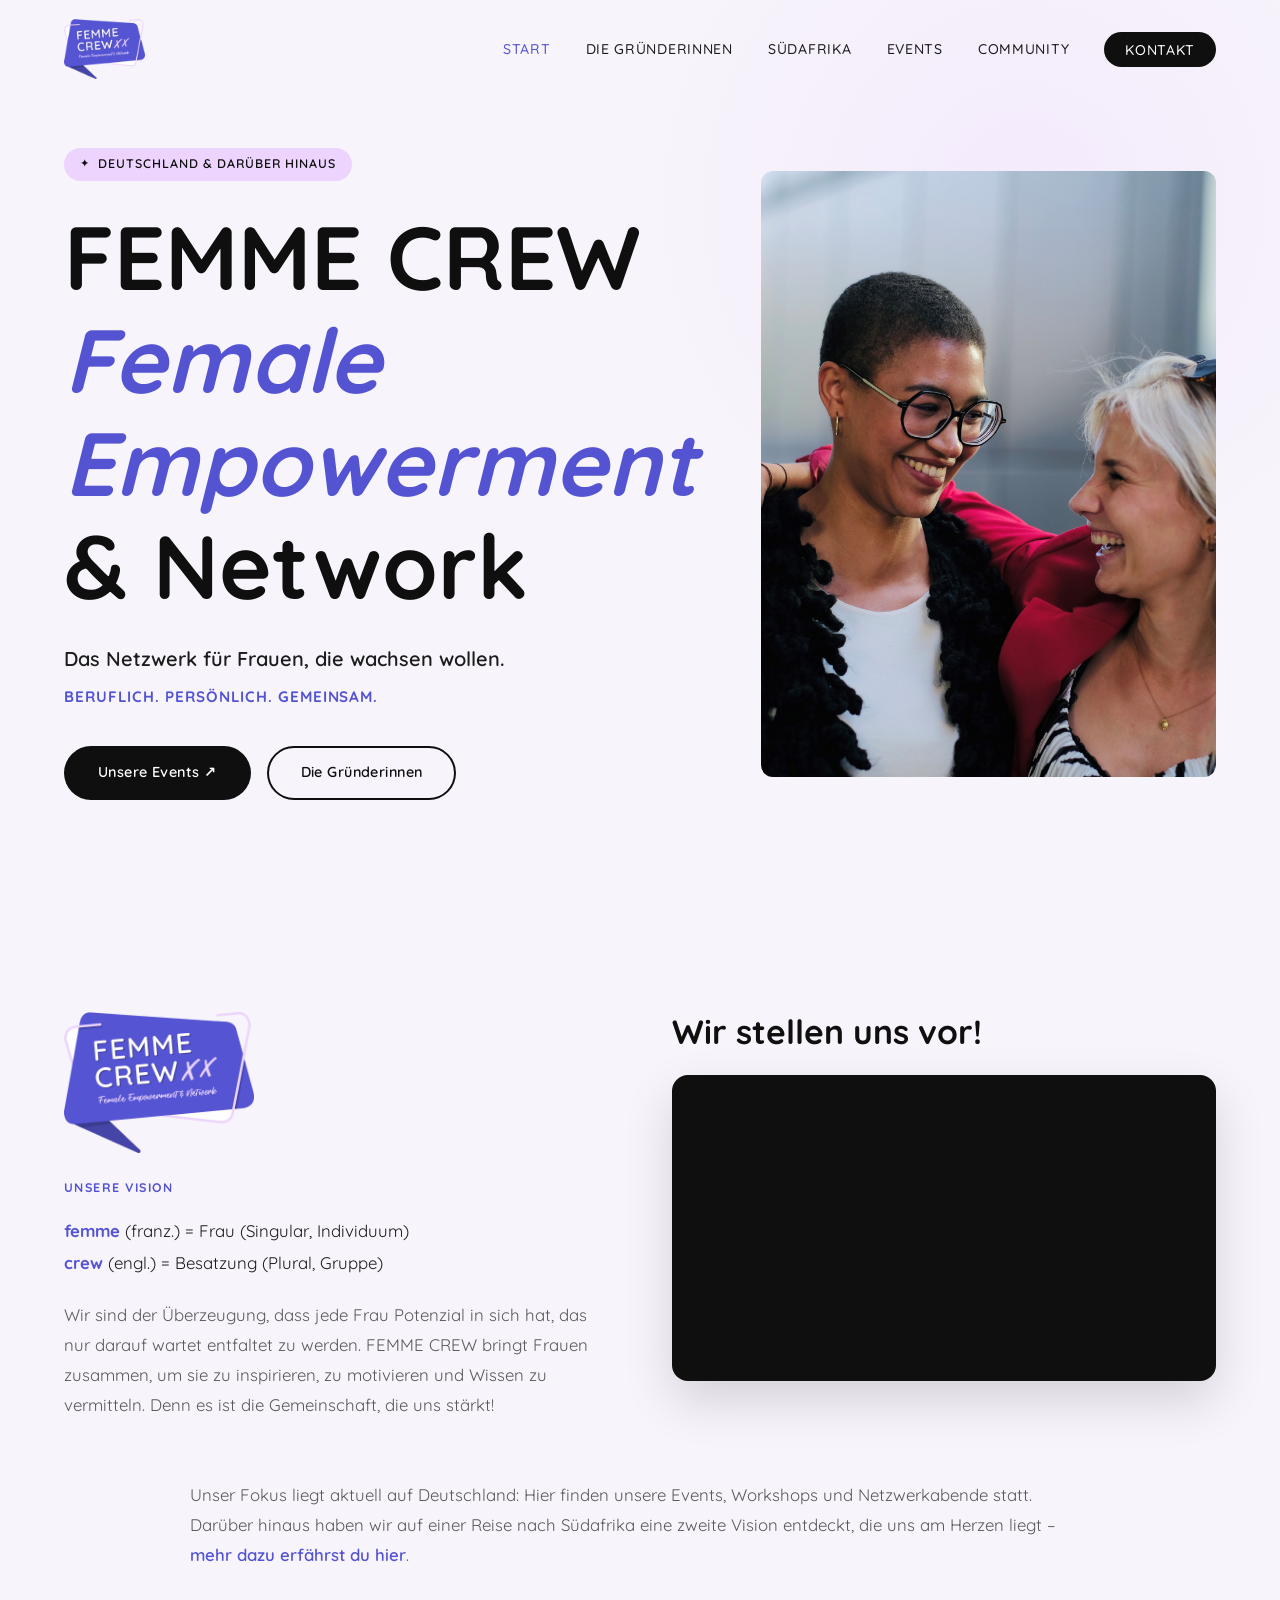
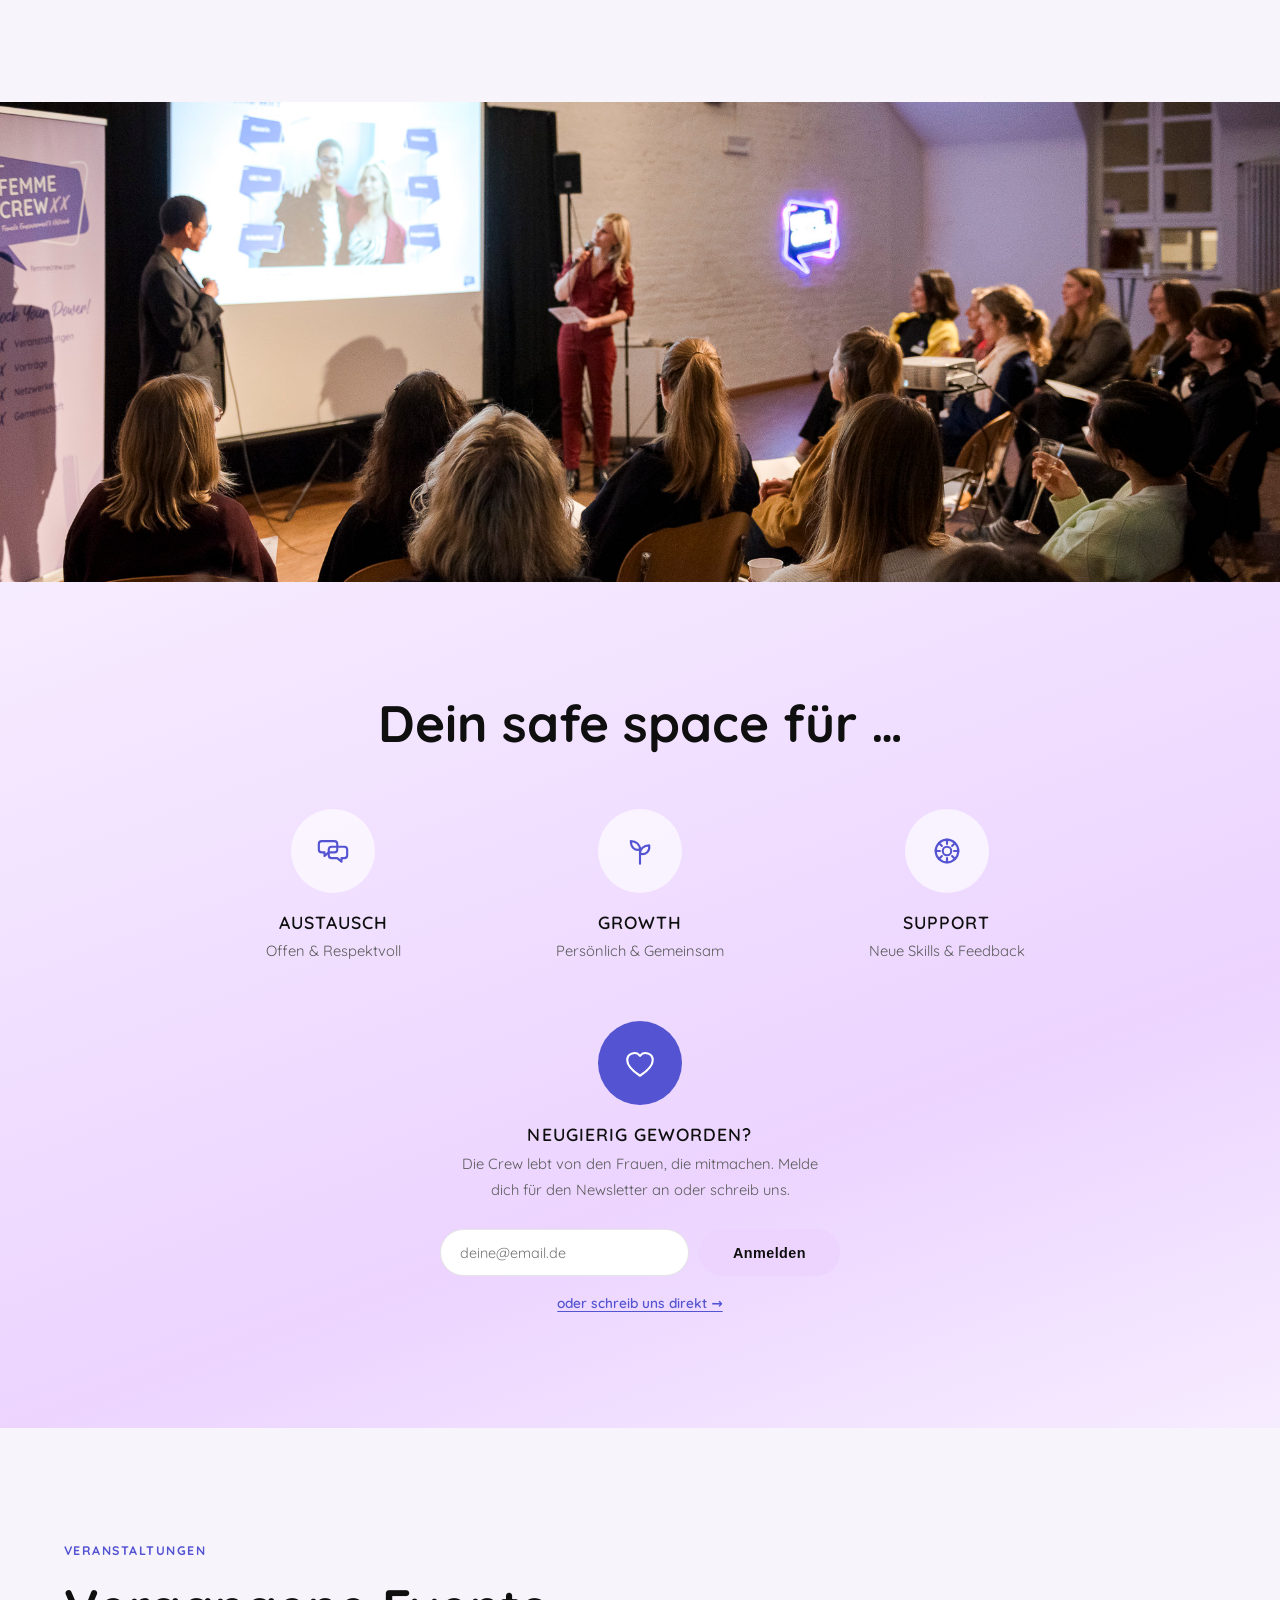
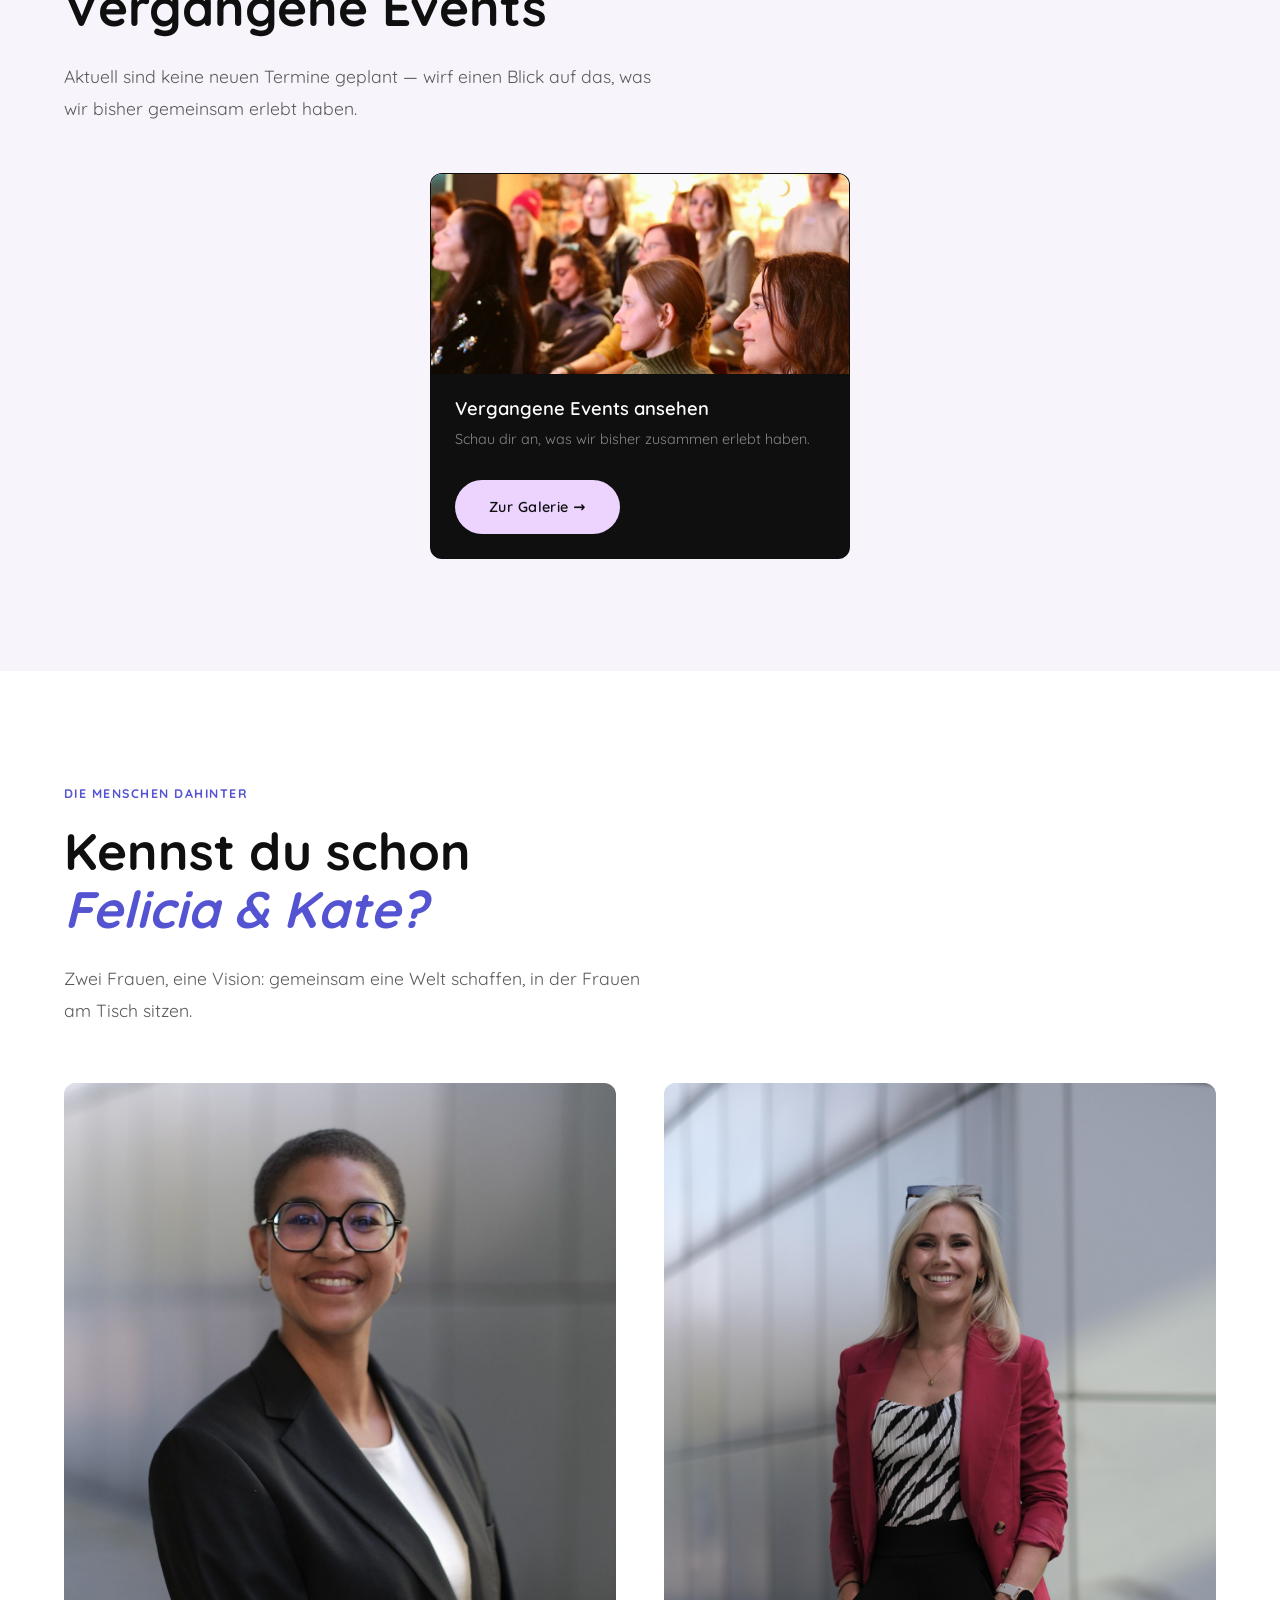
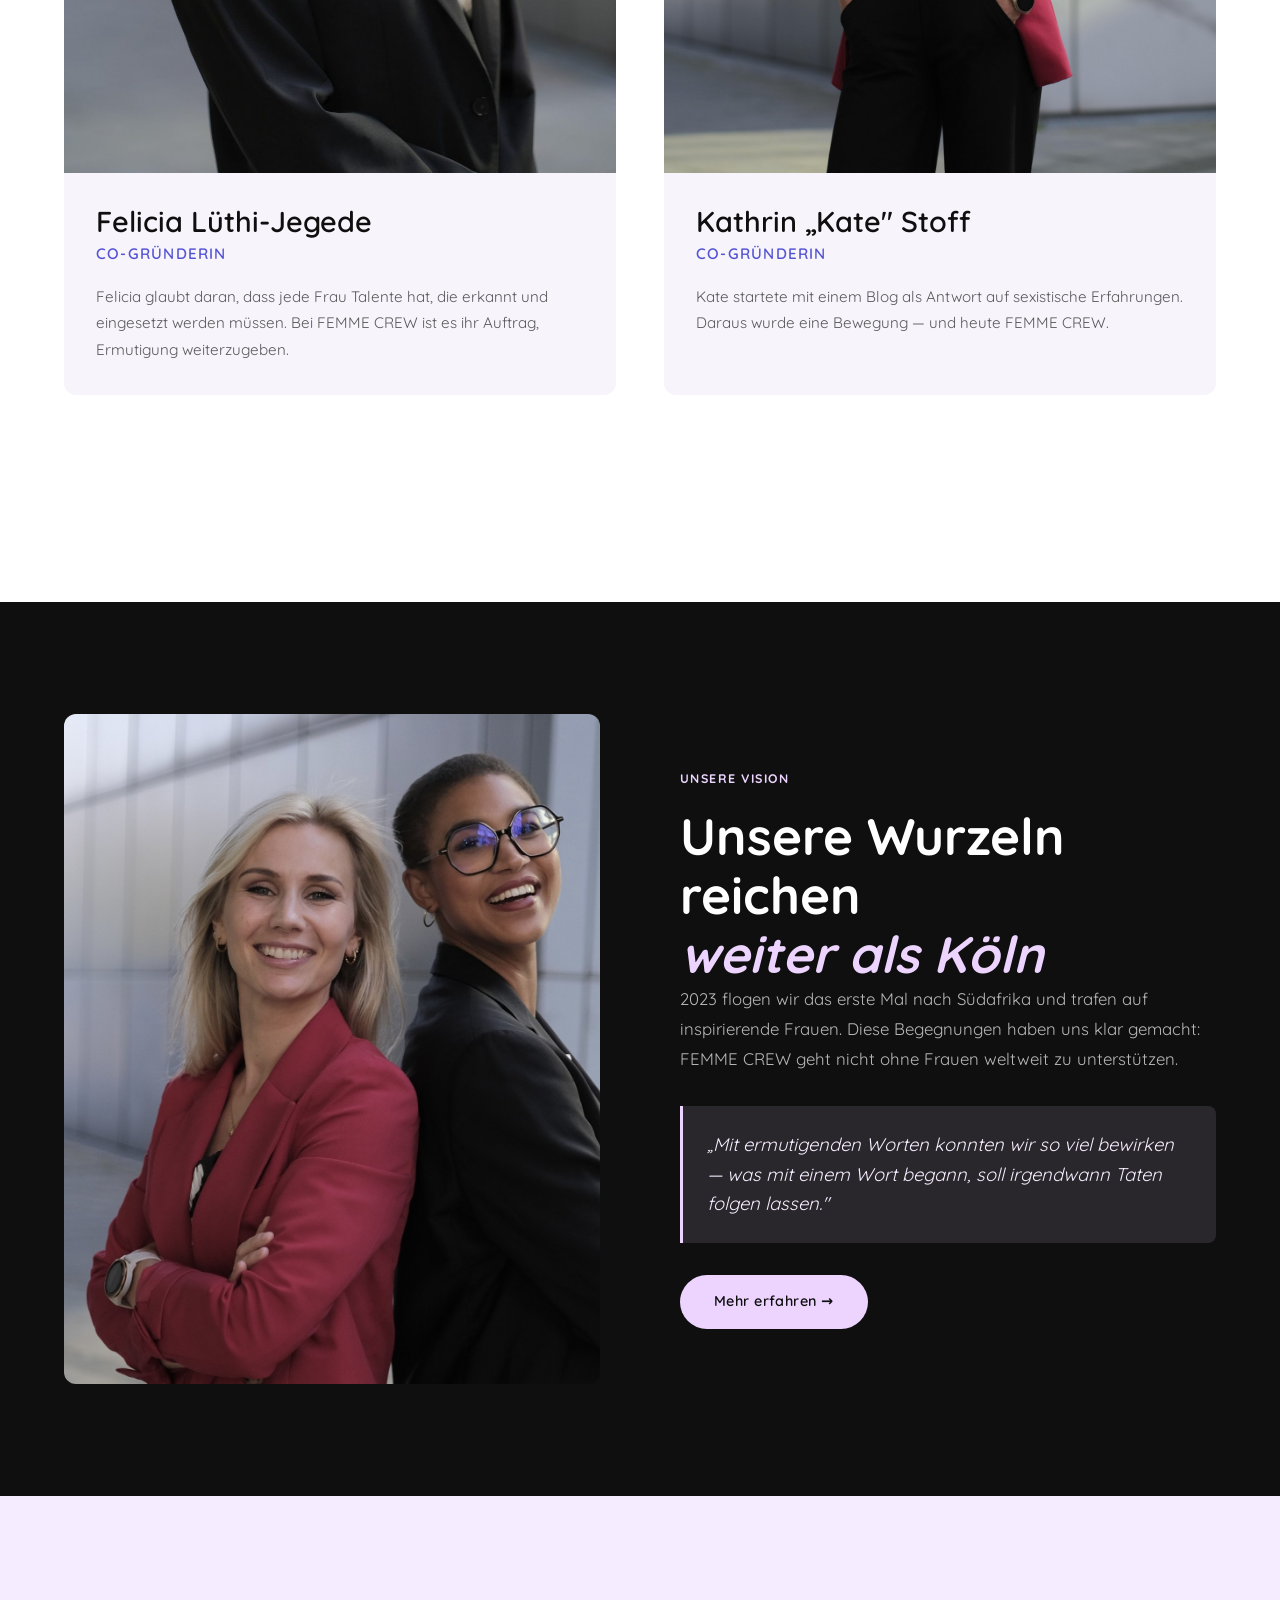
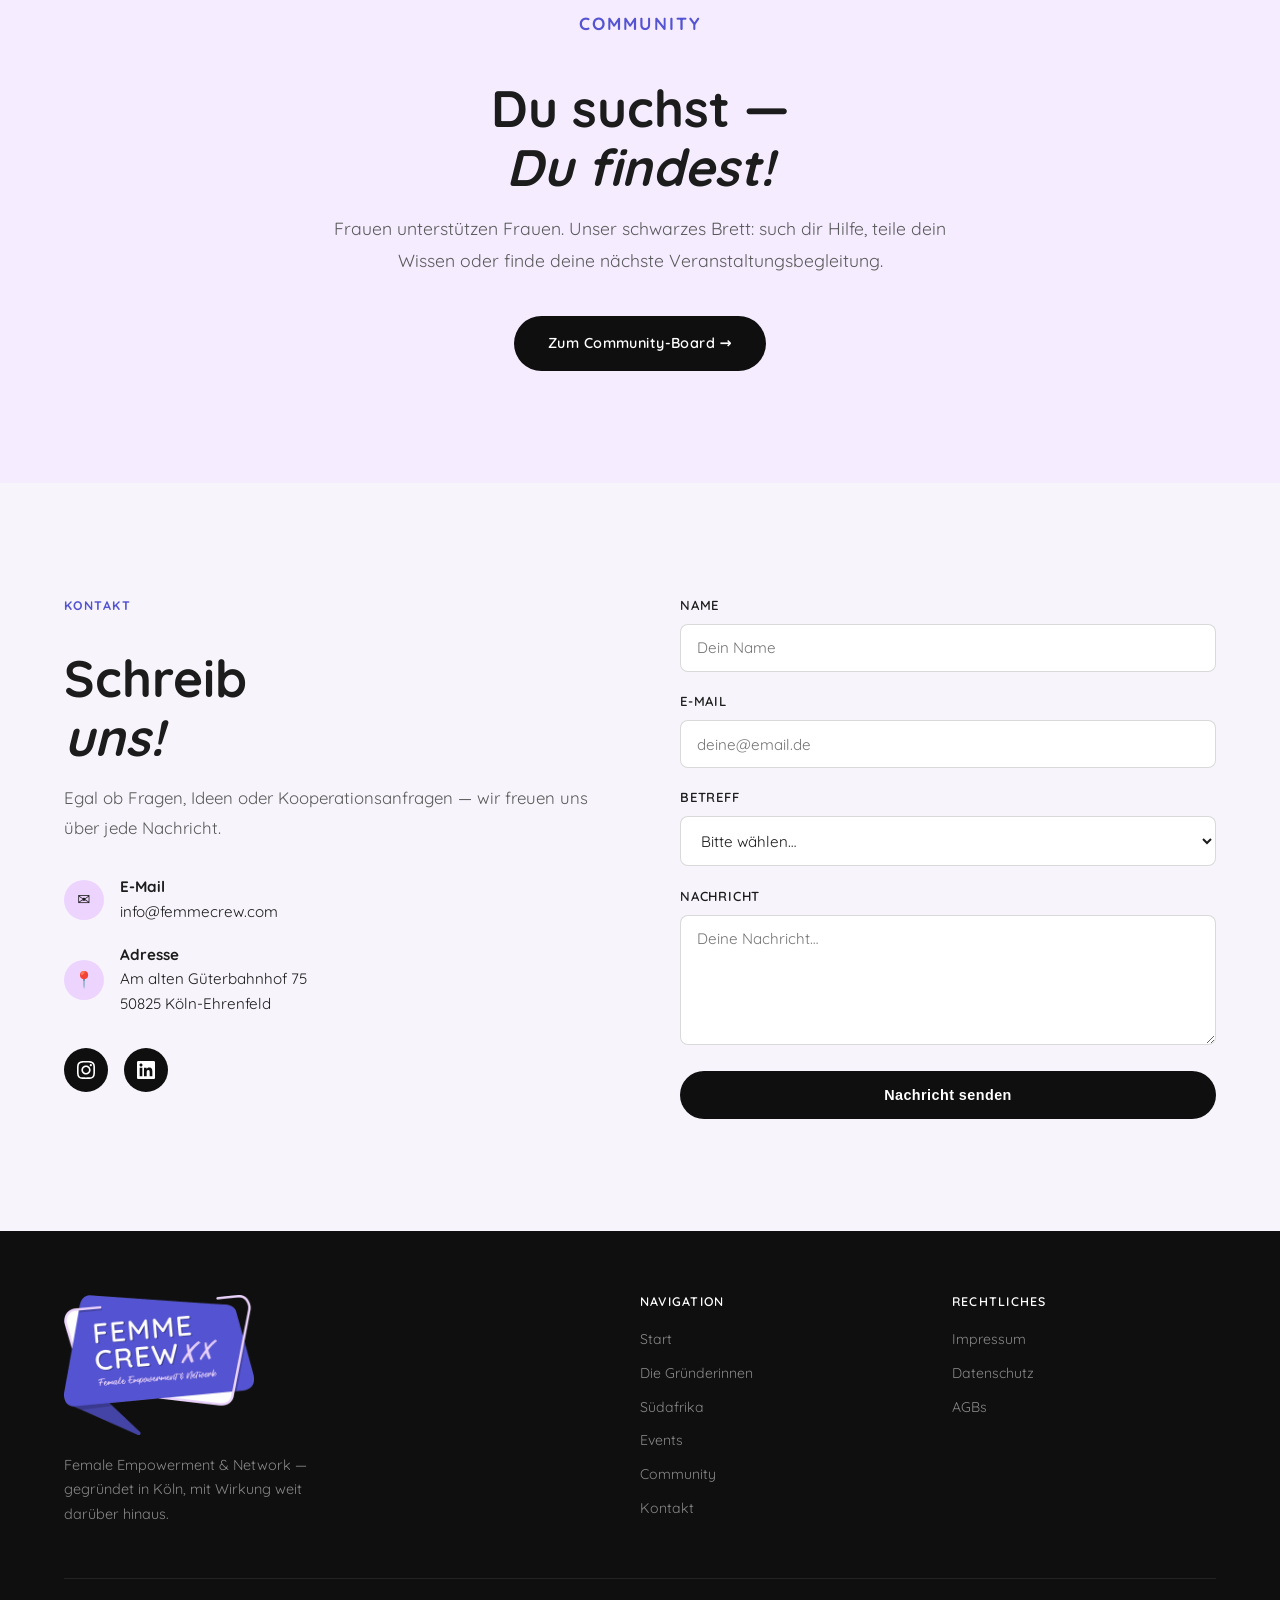
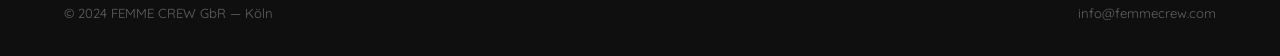
<file: index.html>
<!DOCTYPE html>
<html lang="de">
<head>
  <meta charset="UTF-8" />
  <meta name="viewport" content="width=device-width, initial-scale=1.0" />
  <title>FEMME CREW — Female Empowerment &amp; Network</title>
  <meta name="description" content="FEMME CREW ist eine Plattform für junge Frauen in Köln, die sich vernetzen, gegenseitig unterstützen und gemeinsam wachsen." />
  <link rel="preconnect" href="https://fonts.googleapis.com" />
  <link rel="preconnect" href="https://fonts.gstatic.com" crossorigin />
  <link href="https://fonts.googleapis.com/css2?family=Quicksand:wght@400;500;600;700&display=swap" rel="stylesheet" />
  <link rel="icon" href="favicon.ico" sizes="any" />
  <link rel="icon" type="image/png" href="images/favicon-32.png" sizes="32x32" />
  <link rel="icon" type="image/png" href="images/favicon-192.png" sizes="192x192" />
  <link rel="apple-touch-icon" href="images/apple-touch-icon.png" />
  <link rel="stylesheet" href="css/style.css" />
</head>
<body>

  <!-- NAV -->
  <nav class="nav">
    <a href="index.html" class="nav-logo">
      <img src="images/femme-crew-logo.png" srcset="images/femme-crew-logo.png 1x, images/femme-crew-logo@2x.png 2x" alt="FEMME CREW — Female Empowerment &amp; Network" width="800" height="592" />
    </a>
    <ul class="nav-links">
      <li><a href="index.html">Start</a></li>
      <li><a href="gruenderinnen.html">Die Gründerinnen</a></li>
      <li><a href="suedafrika.html">Südafrika</a></li>
      <li><a href="vergangene-veranstaltungen.html">Events</a></li>
      <li><a href="community.html">Community</a></li>
      <li><a href="kontakt.html" class="btn-nav">Kontakt</a></li>
    </ul>
    <button class="hamburger" aria-label="Menü öffnen">
      <span></span><span></span><span></span>
    </button>
  </nav>

  <!-- MOBILE MENU -->
  <div class="mobile-menu">
    <button class="mobile-menu-close" aria-label="Menü schließen">✕</button>
    <a href="index.html">Start</a>
    <a href="gruenderinnen.html">Die Gründerinnen</a>
    <a href="suedafrika.html">Südafrika</a>
    <a href="vergangene-veranstaltungen.html">Events</a>
    <a href="community.html">Community</a>
    <a href="kontakt.html">Kontakt</a>
  </div>

  <!-- HERO -->
  <section class="hero">
    <div class="hero-text">
      <div class="hero-badge">Deutschland &amp; darüber hinaus</div>
      <h1>FEMME CREW<br /><em>Female Empowerment</em><br />&amp; Network</h1>
      <p class="hero-tagline">Das Netzwerk für Frauen, die wachsen wollen.</p>
      <p class="hero-subtagline">Beruflich. Persönlich. Gemeinsam.</p>
      <div class="hero-actions">
        <a href="vergangene-veranstaltungen.html" class="btn btn-primary">Unsere Events ↗</a>
        <a href="gruenderinnen.html" class="btn btn-outline">Die Gründerinnen</a>
      </div>
    </div>
    <div class="hero-image">
      <img src="images/felikate-lachen.jpg" alt="Felicia und Kate von FEMME CREW" style="width:100%;height:100%;object-fit:cover;" />
    </div>
  </section>

  <!-- VISION -->
  <section class="section vision">
    <div class="section-inner">
      <div class="vision-grid">
        <div>
          <img src="images/femme-crew-logo.png" srcset="images/femme-crew-logo.png 1x, images/femme-crew-logo@2x.png 2x" alt="" class="vision-badge-logo reveal" width="800" height="592" />
          <p class="section-label reveal">Unsere Vision</p>
          <p class="vision-definitions reveal">
            <strong>femme</strong> (franz.) = Frau (Singular, Individuum)<br />
            <strong>crew</strong> (engl.) = Besatzung (Plural, Gruppe)
          </p>
          <div class="prose reveal">
            <p>Wir sind der Überzeugung, dass jede Frau Potenzial in sich hat, das nur darauf wartet entfaltet zu werden. FEMME CREW bringt Frauen zusammen, um sie zu inspirieren, zu motivieren und Wissen zu vermitteln. Denn es ist die Gemeinschaft, die uns stärkt!</p>
          </div>
        </div>
        <div>
          <h2 class="section-title reveal" style="font-size: clamp(1.6rem, 3vw, 2.1rem);">Wir stellen uns vor!</h2>
          <div class="video-embed reveal">
            <iframe src="https://www.youtube.com/embed/xHsZbQUJit8" title="ABOUT US – FEMME CREW Female Empowerment &amp; Network" allow="accelerometer; autoplay; clipboard-write; encrypted-media; gyroscope; picture-in-picture" allowfullscreen loading="lazy"></iframe>
          </div>
        </div>
      </div>
      <div class="prose reveal" style="max-width: 900px; margin: 2.5rem auto 0;">
        <p>Unser Fokus liegt aktuell auf Deutschland: Hier finden unsere Events, Workshops und Netzwerkabende statt. Darüber hinaus haben wir auf einer Reise nach Südafrika eine zweite Vision entdeckt, die uns am Herzen liegt – <a href="suedafrika.html" style="color: var(--lilac-dark); font-weight: 600;">mehr dazu erfährst du hier</a>.</p>
      </div>
    </div>
  </section>

  <!-- EVENT PHOTO BAND -->
  <div class="photo-band reveal">
    <img src="images/2025-03-11-constantinehrchen-femmecrew-71.jpg" alt="Frauen bei einer FEMME CREW Veranstaltung" />
  </div>

  <!-- SAFE SPACE -->
  <section class="section safe-space">
    <div class="section-inner">
      <h2 class="section-title reveal safe-space-heading">Dein safe space für …</h2>
      <div class="safe-grid">
        <div class="safe-card reveal">
          <div class="safe-card-icon">
            <svg viewBox="0 0 24 24" fill="none" stroke="currentColor" stroke-width="1.5" stroke-linecap="round" stroke-linejoin="round"><path d="M4 5h9a2 2 0 0 1 2 2v4a2 2 0 0 1-2 2H9l-3 2.5V13H4a2 2 0 0 1-2-2V7a2 2 0 0 1 2-2Z"/><path d="M11 9h9a2 2 0 0 1 2 2v4a2 2 0 0 1-2 2h-2v2.5L15 17h-4a2 2 0 0 1-2-2v-4a2 2 0 0 1 2-2Z"/></svg>
          </div>
          <h4>Austausch</h4>
          <p>Offen &amp; Respektvoll</p>
        </div>
        <div class="safe-card reveal">
          <div class="safe-card-icon">
            <svg viewBox="0 0 24 24" fill="none" stroke="currentColor" stroke-width="1.5" stroke-linecap="round" stroke-linejoin="round"><path d="M12 21V10"/><path d="M12 11c0-3.5-2.5-6-6.5-6C5.5 9 8 12 12 11Z"/><path d="M12 14c0-3.5 2.5-6 6.5-6C19 12 16.5 15 12 14Z"/></svg>
          </div>
          <h4>Growth</h4>
          <p>Persönlich &amp; Gemeinsam</p>
        </div>
        <div class="safe-card reveal">
          <div class="safe-card-icon">
            <svg viewBox="0 0 24 24" fill="none" stroke="currentColor" stroke-width="1.5" stroke-linecap="round" stroke-linejoin="round"><circle cx="12" cy="12" r="8"/><circle cx="12" cy="12" r="3"/><path d="M12 4v3M12 17v3M4 12h3M17 12h3M6.3 6.3l2.1 2.1M15.6 15.6l2.1 2.1M17.7 6.3l-2.1 2.1M8.4 15.6l-2.1 2.1"/></svg>
          </div>
          <h4>Support</h4>
          <p>Neue Skills &amp; Feedback</p>
        </div>
      </div>
      <div class="safe-card safe-card-cta reveal">
        <div class="safe-card-icon">
          <svg viewBox="0 0 24 24" fill="none" stroke="currentColor" stroke-width="1.5" stroke-linecap="round" stroke-linejoin="round"><path d="M12 21c-4.5-3-9-6.5-9-11a5 5 0 0 1 9-3a5 5 0 0 1 9 3c0 4.5-4.5 8-9 11Z"/></svg>
        </div>
        <h4>Neugierig geworden?</h4>
        <p>Die Crew lebt von den Frauen, die mitmachen. Melde dich für den Newsletter an oder schreib uns.</p>
        <form class="newsletter-form">
          <input type="email" placeholder="deine@email.de" aria-label="E-Mail für Newsletter" required />
          <button type="submit" class="btn btn-lilac">Anmelden</button>
        </form>
        <a href="kontakt.html" class="safe-cta-link">oder schreib uns direkt →</a>
      </div>
    </div>
  </section>

  <!-- EVENTS -->
  <section class="section events" id="events">
    <div class="section-inner">
      <p class="section-label reveal">Veranstaltungen</p>
      <h2 class="section-title reveal">Vergangene Events</h2>
      <p class="section-subtitle reveal">Aktuell sind keine neuen Termine geplant — wirf einen Blick auf das, was wir bisher gemeinsam erlebt haben.</p>

      <div class="events-grid" style="max-width: 420px; margin: 3rem auto 0;">
        <article class="event-card reveal" style="background: var(--black);">
          <div class="event-card-header" style="height: 200px; min-height: 0; padding: 0;">
            <img src="images/img_8540.jpg" alt="Frauen bei einer FEMME CREW Veranstaltung" style="width:100%;height:100%;object-fit:cover;object-position:center 35%;" />
          </div>
          <div class="event-body">
            <h3 style="color: var(--white);">Vergangene Events ansehen</h3>
            <p style="color: rgba(255,255,255,0.5);">Schau dir an, was wir bisher zusammen erlebt haben.</p>
            <a href="vergangene-veranstaltungen.html" class="btn btn-lilac" style="margin-top: 0.5rem;">Zur Galerie →</a>
          </div>
        </article>
      </div>
    </div>
  </section>

  <!-- FOUNDERS TEASER -->
  <section class="section">
    <div class="section-inner">
      <p class="section-label reveal">Die Menschen dahinter</p>
      <h2 class="section-title reveal">Kennst du schon<br /><em>Felicia &amp; Kate?</em></h2>
      <p class="section-subtitle reveal">Zwei Frauen, eine Vision: gemeinsam eine Welt schaffen, in der Frauen am Tisch sitzen.</p>

      <div class="founders-grid">
        <div class="founder-card reveal">
          <div class="founder-photo">
            <img src="images/felicia-luethi-jegede.jpg" alt="Felicia Lüthi-Jegede" style="width:100%;height:100%;object-fit:cover;" />
          </div>
          <div class="founder-info">
            <h3>Felicia Lüthi-Jegede</h3>
            <p class="founder-title">Co-Gründerin</p>
            <p>Felicia glaubt daran, dass jede Frau Talente hat, die erkannt und eingesetzt werden müssen. Bei FEMME CREW ist es ihr Auftrag, Ermutigung weiterzugeben.</p>
          </div>
        </div>

        <div class="founder-card reveal">
          <div class="founder-photo">
            <img src="images/acdaadf4-4cad-4210-ae5c-e44e96ffa62f.jpeg" alt="Kathrin Stoff" style="width:100%;height:100%;object-fit:cover;" />
          </div>
          <div class="founder-info">
            <h3>Kathrin „Kate" Stoff</h3>
            <p class="founder-title">Co-Gründerin</p>
            <p>Kate startete mit einem Blog als Antwort auf sexistische Erfahrungen. Daraus wurde eine Bewegung — und heute FEMME CREW.</p>
          </div>
        </div>
      </div>

      <div style="margin-top: 2.5rem; text-align: center;" class="reveal">
        <a href="gruenderinnen.html" class="btn btn-outline">Ihre ganze Geschichte lesen →</a>
      </div>
    </div>
  </section>

  <!-- SOUTH AFRICA TEASER -->
  <section class="section southafrica">
    <div class="section-inner southafrica-grid">
      <div class="southafrica-visual reveal">
        <img src="images/bild-ueber-uns.jpg" alt="Felicia und Kate im Partnerlook" style="width:100%;height:100%;object-fit:cover;" />
      </div>
      <div>
        <p class="section-label" style="color: var(--lilac);">Unsere Vision</p>
        <h2 class="reveal">Unsere Wurzeln reichen<br /><em style="color: var(--lilac);">weiter als Köln</em></h2>
        <p class="reveal">2023 flogen wir das erste Mal nach Südafrika und trafen auf inspirierende Frauen. Diese Begegnungen haben uns klar gemacht: FEMME CREW geht nicht ohne Frauen weltweit zu unterstützen.</p>
        <blockquote class="southafrica-quote reveal">
          „Mit ermutigenden Worten konnten wir so viel bewirken — was mit einem Wort begann, soll irgendwann Taten folgen lassen."
        </blockquote>
        <a href="suedafrika.html" class="btn btn-lilac reveal">Mehr erfahren →</a>
      </div>
    </div>
  </section>

  <!-- COMMUNITY CTA -->
  <section class="section community">
    <div class="section-inner">
      <div class="community-cta">
        <p class="section-label reveal">Community</p>
        <h2 class="reveal">Du suchst —<br /><em>Du findest!</em></h2>
        <p class="reveal">Frauen unterstützen Frauen. Unser schwarzes Brett: such dir Hilfe, teile dein Wissen oder finde deine nächste Veranstaltungsbegleitung.</p>
        <div class="reveal">
          <a href="community.html" class="btn btn-primary">Zum Community-Board →</a>
        </div>
      </div>
    </div>
  </section>

  <!-- CONTACT TEASER -->
  <section class="section contact" id="kontakt">
    <div class="section-inner contact-grid">
      <div class="contact-info">
        <p class="section-label reveal">Kontakt</p>
        <h2 class="reveal">Schreib<br /><em>uns!</em></h2>
        <p class="reveal">Egal ob Fragen, Ideen oder Kooperationsanfragen — wir freuen uns über jede Nachricht.</p>
        <div class="contact-detail reveal">
          <div class="contact-detail-icon">✉</div>
          <div>
            <strong>E-Mail</strong><br />
            <a href="mailto:info@femmecrew.com">info@femmecrew.com</a>
          </div>
        </div>
        <div class="contact-detail reveal">
          <div class="contact-detail-icon">📍</div>
          <div>
            <strong>Adresse</strong><br />
            Am alten Güterbahnhof 75<br />50825 Köln-Ehrenfeld
          </div>
        </div>
        <div class="social-links reveal">
          <a href="#" class="social-link" aria-label="Instagram" title="Instagram">
            <svg width="18" height="18" viewBox="0 0 24 24" fill="currentColor"><path d="M12 2.163c3.204 0 3.584.012 4.85.07 3.252.148 4.771 1.691 4.919 4.919.058 1.265.069 1.645.069 4.849 0 3.205-.012 3.584-.069 4.849-.149 3.225-1.664 4.771-4.919 4.919-1.266.058-1.644.07-4.85.07-3.204 0-3.584-.012-4.849-.07-3.26-.149-4.771-1.699-4.919-4.92-.058-1.265-.07-1.644-.07-4.849 0-3.204.013-3.583.07-4.849.149-3.227 1.664-4.771 4.919-4.919 1.266-.057 1.645-.069 4.849-.069zm0-2.163c-3.259 0-3.667.014-4.947.072-4.358.2-6.78 2.618-6.98 6.98-.059 1.281-.073 1.689-.073 4.948 0 3.259.014 3.668.072 4.948.2 4.358 2.618 6.78 6.98 6.98 1.281.058 1.689.072 4.948.072 3.259 0 3.668-.014 4.948-.072 4.354-.2 6.782-2.618 6.979-6.98.059-1.28.073-1.689.073-4.948 0-3.259-.014-3.667-.072-4.947-.196-4.354-2.617-6.78-6.979-6.98-1.281-.059-1.69-.073-4.949-.073zm0 5.838c-3.403 0-6.162 2.759-6.162 6.162s2.759 6.163 6.162 6.163 6.162-2.759 6.162-6.163c0-3.403-2.759-6.162-6.162-6.162zm0 10.162c-2.209 0-4-1.79-4-4 0-2.209 1.791-4 4-4s4 1.791 4 4c0 2.21-1.791 4-4 4zm6.406-11.845c-.796 0-1.441.645-1.441 1.44s.645 1.44 1.441 1.44c.795 0 1.439-.645 1.439-1.44s-.644-1.44-1.439-1.44z"/></svg>
          </a>
          <a href="#" class="social-link" aria-label="LinkedIn" title="LinkedIn">
            <svg width="18" height="18" viewBox="0 0 24 24" fill="currentColor"><path d="M20.447 20.452h-3.554v-5.569c0-1.328-.027-3.037-1.852-3.037-1.853 0-2.136 1.445-2.136 2.939v5.667H9.351V9h3.414v1.561h.046c.477-.9 1.637-1.85 3.37-1.85 3.601 0 4.267 2.37 4.267 5.455v6.286zM5.337 7.433c-1.144 0-2.063-.926-2.063-2.065 0-1.138.92-2.063 2.063-2.063 1.14 0 2.064.925 2.064 2.063 0 1.139-.925 2.065-2.064 2.065zm1.782 13.019H3.555V9h3.564v11.452zM22.225 0H1.771C.792 0 0 .774 0 1.729v20.542C0 23.227.792 24 1.771 24h20.451C23.2 24 24 23.227 24 22.271V1.729C24 .774 23.2 0 22.222 0h.003z"/></svg>
          </a>
        </div>
      </div>

      <div class="contact-form reveal">
        <form>
          <div class="form-group">
            <label for="name">Name</label>
            <input type="text" id="name" name="name" placeholder="Dein Name" required />
          </div>
          <div class="form-group">
            <label for="email">E-Mail</label>
            <input type="email" id="email" name="email" placeholder="deine@email.de" required />
          </div>
          <div class="form-group">
            <label for="subject">Betreff</label>
            <select id="subject" name="subject">
              <option value="">Bitte wählen…</option>
              <option>Allgemeine Anfrage</option>
              <option>Veranstaltungen</option>
              <option>Kooperation</option>
              <option>Südafrika-Projekt</option>
              <option>Sonstiges</option>
            </select>
          </div>
          <div class="form-group">
            <label for="message">Nachricht</label>
            <textarea id="message" name="message" placeholder="Deine Nachricht…" required></textarea>
          </div>
          <button type="submit" class="btn btn-primary form-submit">Nachricht senden</button>
        </form>
      </div>
    </div>
  </section>

  <!-- FOOTER -->
  <footer class="footer">
    <div class="footer-grid">
      <div class="footer-brand">
        <a href="index.html"><img class="footer-logo" src="images/femme-crew-logo.png" alt="FEMME CREW — Female Empowerment &amp; Network" width="800" height="592" /></a>
        <p>Female Empowerment &amp; Network — gegründet in Köln, mit Wirkung weit darüber hinaus.</p>
      </div>
      <div class="footer-links">
        <h4>Navigation</h4>
        <a href="index.html">Start</a>
        <a href="gruenderinnen.html">Die Gründerinnen</a>
        <a href="suedafrika.html">Südafrika</a>
        <a href="vergangene-veranstaltungen.html">Events</a>
        <a href="community.html">Community</a>
        <a href="kontakt.html">Kontakt</a>
      </div>
      <div class="footer-links">
        <h4>Rechtliches</h4>
        <a href="impressum.html">Impressum</a>
        <a href="datenschutz.html">Datenschutz</a>
        <a href="agb.html">AGBs</a>
      </div>
    </div>
    <div class="footer-bottom">
      <span>© 2024 FEMME CREW GbR — Köln</span>
      <span>info@femmecrew.com</span>
    </div>
  </footer>

  <script src="js/main.js"></script>
</body>
</html>
</file>
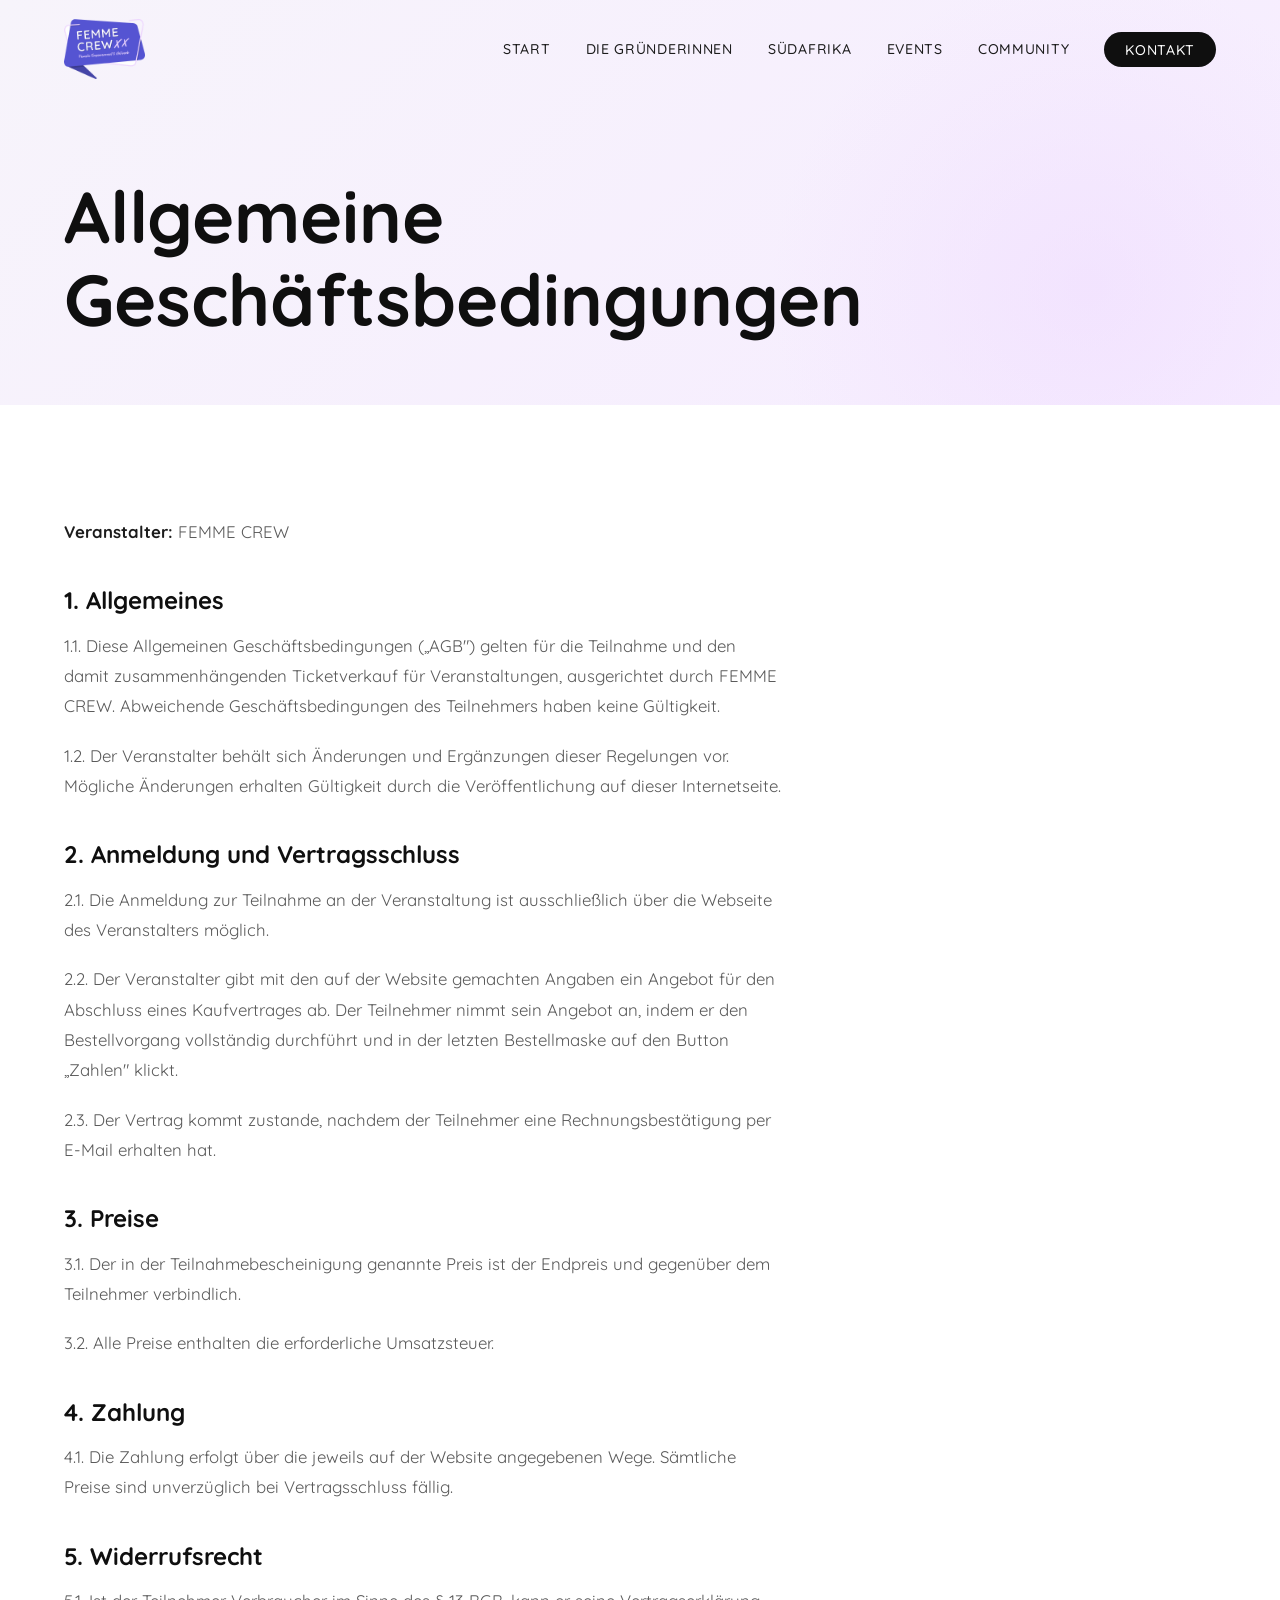
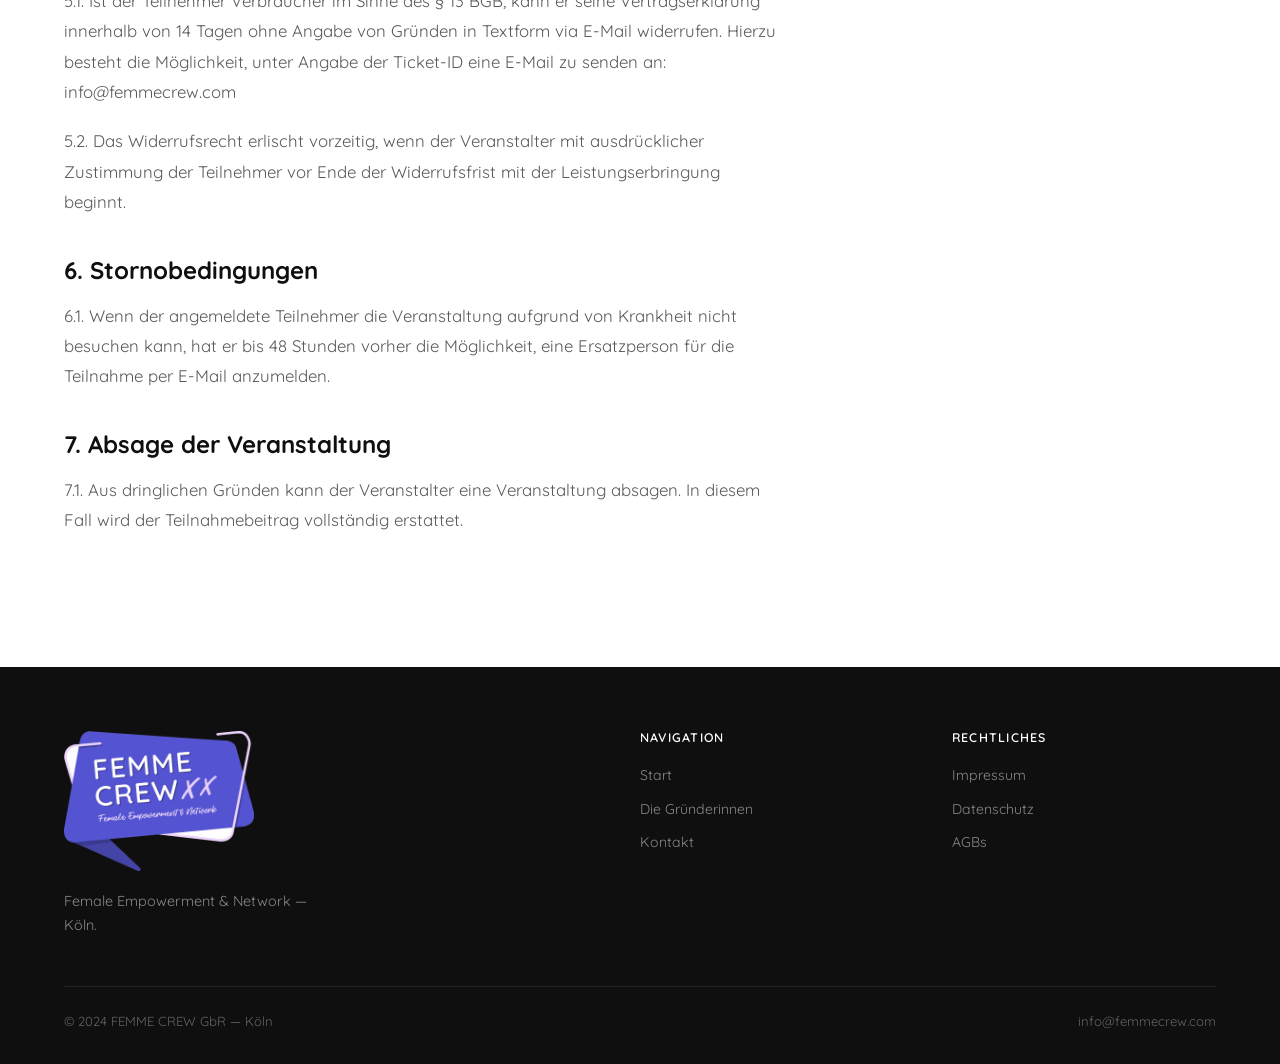
<file: agb.html>
<!DOCTYPE html>
<html lang="de">
<head>
  <meta charset="UTF-8" />
  <meta name="viewport" content="width=device-width, initial-scale=1.0" />
  <title>AGBs — FEMME CREW</title>
  <link rel="preconnect" href="https://fonts.googleapis.com" />
  <link rel="preconnect" href="https://fonts.gstatic.com" crossorigin />
  <link href="https://fonts.googleapis.com/css2?family=Quicksand:wght@400;500;600;700&display=swap" rel="stylesheet" />
  <link rel="icon" href="favicon.ico" sizes="any" />
  <link rel="icon" type="image/png" href="images/favicon-32.png" sizes="32x32" />
  <link rel="icon" type="image/png" href="images/favicon-192.png" sizes="192x192" />
  <link rel="apple-touch-icon" href="images/apple-touch-icon.png" />
  <link rel="stylesheet" href="css/style.css" />
</head>
<body>
  <nav class="nav scrolled">
    <a href="index.html" class="nav-logo">
      <img src="images/femme-crew-logo.png" srcset="images/femme-crew-logo.png 1x, images/femme-crew-logo@2x.png 2x" alt="FEMME CREW — Female Empowerment &amp; Network" width="800" height="592" />
    </a>
    <ul class="nav-links">
      <li><a href="index.html">Start</a></li>
      <li><a href="gruenderinnen.html">Die Gründerinnen</a></li>
      <li><a href="suedafrika.html">Südafrika</a></li>
      <li><a href="vergangene-veranstaltungen.html">Events</a></li>
      <li><a href="community.html">Community</a></li>
      <li><a href="kontakt.html" class="btn-nav">Kontakt</a></li>
    </ul>
    <button class="hamburger"><span></span><span></span><span></span></button>
  </nav>
  <div class="mobile-menu">
    <button class="mobile-menu-close">✕</button>
    <a href="index.html">Start</a>
    <a href="gruenderinnen.html">Die Gründerinnen</a>
    <a href="suedafrika.html">Südafrika</a>
    <a href="vergangene-veranstaltungen.html">Events</a>
    <a href="community.html">Community</a>
    <a href="kontakt.html">Kontakt</a>
  </div>

  <header class="page-header">
    <div class="page-header-inner">
      <h1>Allgemeine Geschäftsbedingungen</h1>
    </div>
  </header>

  <section class="section">
    <div class="section-inner">
      <div class="prose">
        <p><strong>Veranstalter:</strong> FEMME CREW</p>

        <h2>1. Allgemeines</h2>
        <p>1.1. Diese Allgemeinen Geschäftsbedingungen („AGB") gelten für die Teilnahme und den damit zusammenhängenden Ticketverkauf für Veranstaltungen, ausgerichtet durch FEMME CREW. Abweichende Geschäftsbedingungen des Teilnehmers haben keine Gültigkeit.</p>
        <p>1.2. Der Veranstalter behält sich Änderungen und Ergänzungen dieser Regelungen vor. Mögliche Änderungen erhalten Gültigkeit durch die Veröffentlichung auf dieser Internetseite.</p>

        <h2>2. Anmeldung und Vertragsschluss</h2>
        <p>2.1. Die Anmeldung zur Teilnahme an der Veranstaltung ist ausschließlich über die Webseite des Veranstalters möglich.</p>
        <p>2.2. Der Veranstalter gibt mit den auf der Website gemachten Angaben ein Angebot für den Abschluss eines Kaufvertrages ab. Der Teilnehmer nimmt sein Angebot an, indem er den Bestellvorgang vollständig durchführt und in der letzten Bestellmaske auf den Button „Zahlen" klickt.</p>
        <p>2.3. Der Vertrag kommt zustande, nachdem der Teilnehmer eine Rechnungsbestätigung per E-Mail erhalten hat.</p>

        <h2>3. Preise</h2>
        <p>3.1. Der in der Teilnahmebescheinigung genannte Preis ist der Endpreis und gegenüber dem Teilnehmer verbindlich.</p>
        <p>3.2. Alle Preise enthalten die erforderliche Umsatzsteuer.</p>

        <h2>4. Zahlung</h2>
        <p>4.1. Die Zahlung erfolgt über die jeweils auf der Website angegebenen Wege. Sämtliche Preise sind unverzüglich bei Vertragsschluss fällig.</p>

        <h2>5. Widerrufsrecht</h2>
        <p>5.1. Ist der Teilnehmer Verbraucher im Sinne des § 13 BGB, kann er seine Vertragserklärung innerhalb von 14 Tagen ohne Angabe von Gründen in Textform via E-Mail widerrufen. Hierzu besteht die Möglichkeit, unter Angabe der Ticket-ID eine E-Mail zu senden an: <a href="mailto:info@femmecrew.com">info@femmecrew.com</a></p>
        <p>5.2. Das Widerrufsrecht erlischt vorzeitig, wenn der Veranstalter mit ausdrücklicher Zustimmung der Teilnehmer vor Ende der Widerrufsfrist mit der Leistungserbringung beginnt.</p>

        <h2>6. Stornobedingungen</h2>
        <p>6.1. Wenn der angemeldete Teilnehmer die Veranstaltung aufgrund von Krankheit nicht besuchen kann, hat er bis 48 Stunden vorher die Möglichkeit, eine Ersatzperson für die Teilnahme per E-Mail anzumelden.</p>

        <h2>7. Absage der Veranstaltung</h2>
        <p>7.1. Aus dringlichen Gründen kann der Veranstalter eine Veranstaltung absagen. In diesem Fall wird der Teilnahmebeitrag vollständig erstattet.</p>
      </div>
    </div>
  </section>

  <footer class="footer">
    <div class="footer-grid">
      <div class="footer-brand"><a href="index.html"><img class="footer-logo" src="images/femme-crew-logo.png" alt="FEMME CREW — Female Empowerment &amp; Network" width="800" height="592" /></a><p>Female Empowerment &amp; Network — Köln.</p></div>
      <div class="footer-links">
        <h4>Navigation</h4>
        <a href="index.html">Start</a>
        <a href="gruenderinnen.html">Die Gründerinnen</a>
        <a href="kontakt.html">Kontakt</a>
      </div>
      <div class="footer-links">
        <h4>Rechtliches</h4>
        <a href="impressum.html">Impressum</a>
        <a href="datenschutz.html">Datenschutz</a>
        <a href="agb.html">AGBs</a>
      </div>
    </div>
    <div class="footer-bottom">
      <span>© 2024 FEMME CREW GbR — Köln</span>
      <span>info@femmecrew.com</span>
    </div>
  </footer>
  <script src="js/main.js"></script>
</body>
</html>
</file>
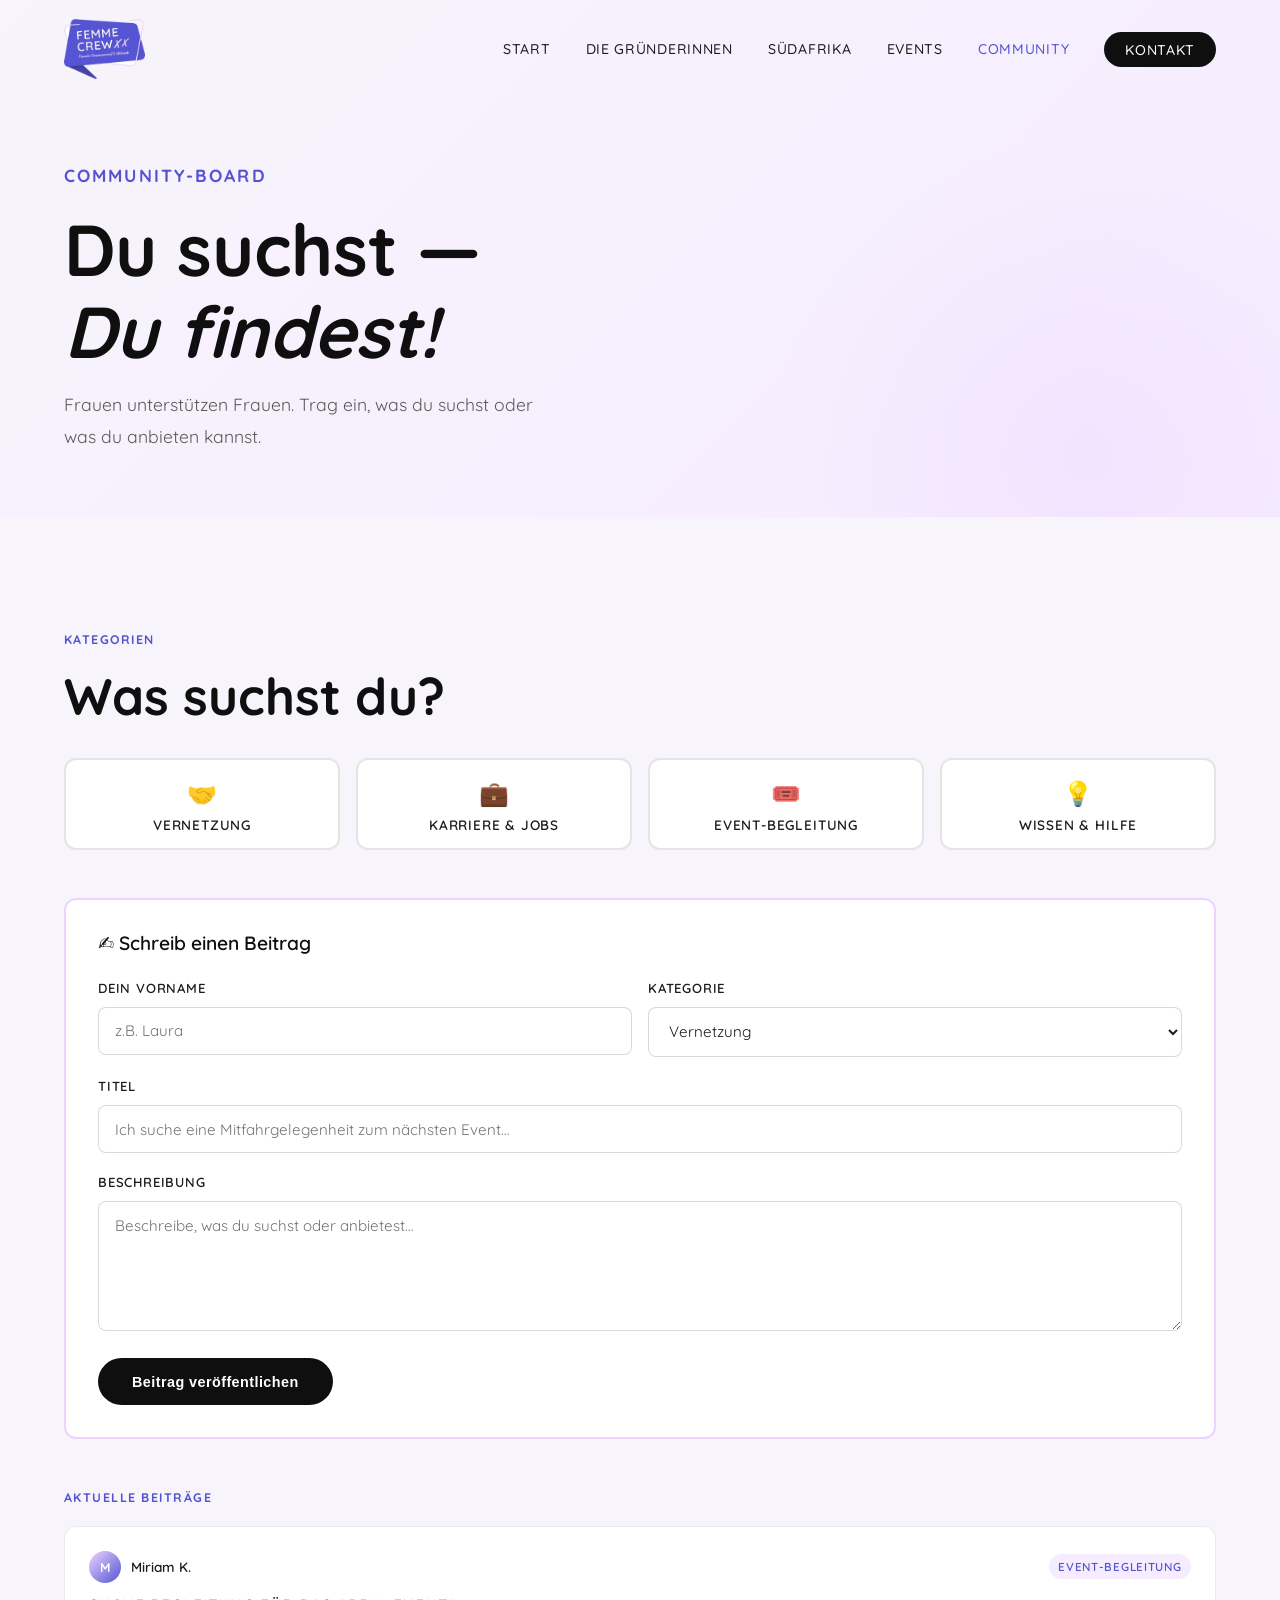
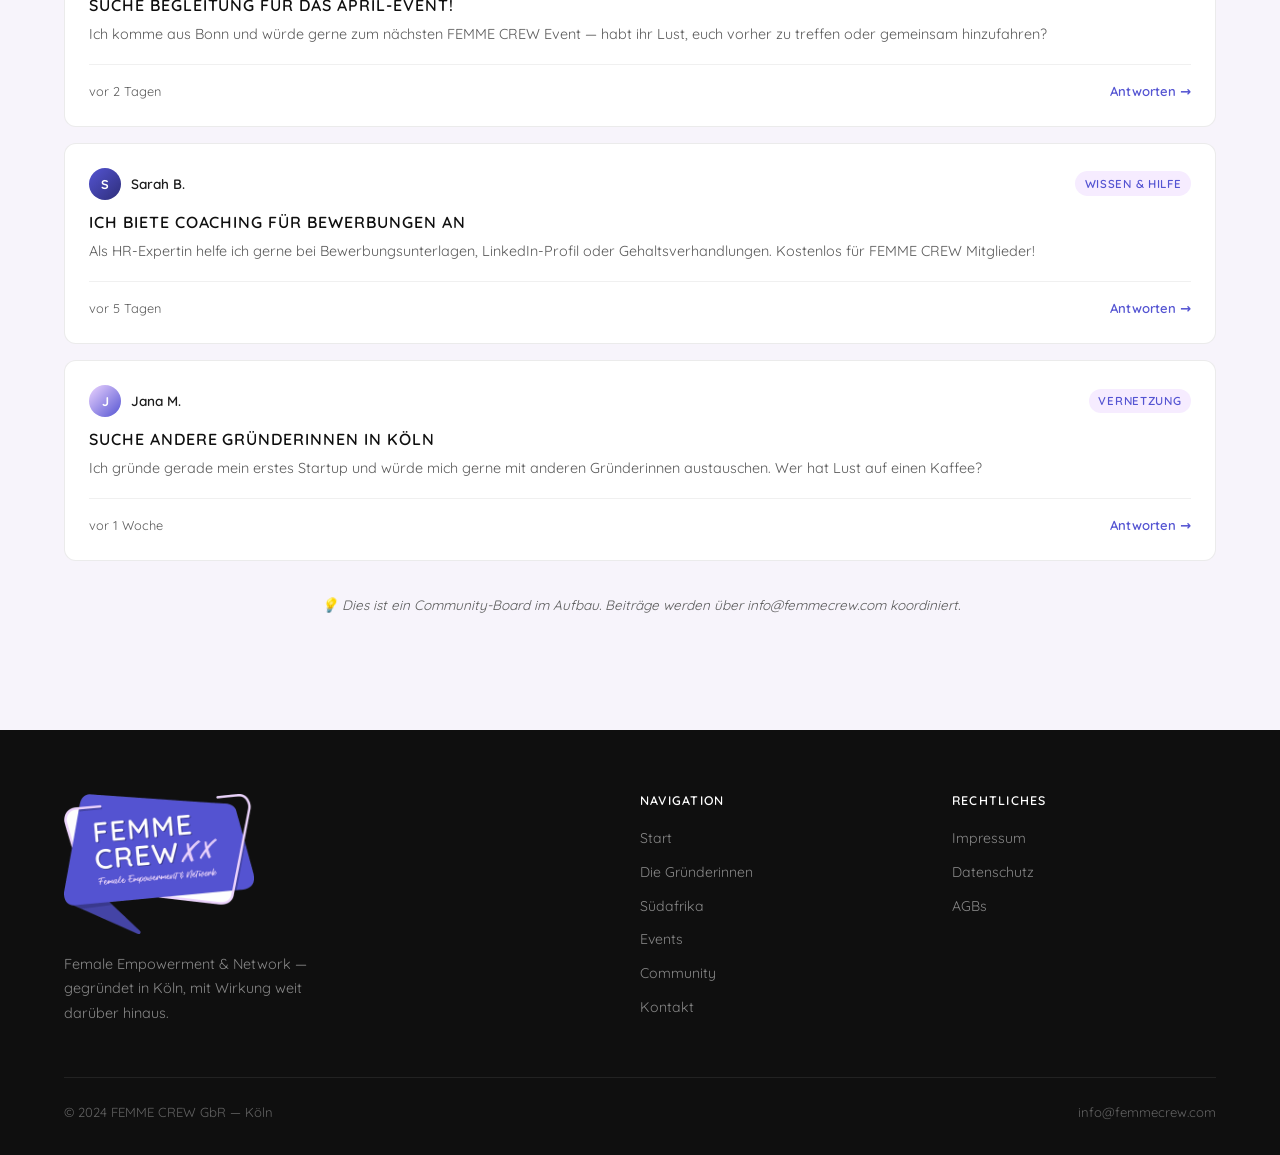
<file: community.html>
<!DOCTYPE html>
<html lang="de">
<head>
  <meta charset="UTF-8" />
  <meta name="viewport" content="width=device-width, initial-scale=1.0" />
  <title>Community — FEMME CREW</title>
  <meta name="description" content="Frauen unterstützen Frauen — unser Community-Board für Hilfe, Vernetzung und Austausch." />
  <link rel="preconnect" href="https://fonts.googleapis.com" />
  <link rel="preconnect" href="https://fonts.gstatic.com" crossorigin />
  <link href="https://fonts.googleapis.com/css2?family=Quicksand:wght@400;500;600;700&display=swap" rel="stylesheet" />
  <link rel="icon" href="favicon.ico" sizes="any" />
  <link rel="icon" type="image/png" href="images/favicon-32.png" sizes="32x32" />
  <link rel="icon" type="image/png" href="images/favicon-192.png" sizes="192x192" />
  <link rel="apple-touch-icon" href="images/apple-touch-icon.png" />
  <link rel="stylesheet" href="css/style.css" />
  <style>
    .board-categories {
      display: grid;
      grid-template-columns: repeat(auto-fit, minmax(220px, 1fr));
      gap: 1rem;
      margin-bottom: 3rem;
    }
    .category-chip {
      padding: 0.9rem 1.2rem;
      border-radius: 12px;
      border: 2px solid transparent;
      cursor: pointer;
      transition: all 0.2s ease;
      text-align: center;
      background: var(--white);
      border-color: rgba(0,0,0,0.1);
    }
    .category-chip:hover, .category-chip.active {
      background: var(--lilac);
      border-color: var(--lilac-dark);
    }
    .category-chip .icon { font-size: 1.5rem; margin-bottom: 0.3rem; }
    .category-chip h4 { font-size: 0.85rem; margin: 0; }

    .board-post-form {
      background: var(--white);
      border: 2px solid var(--lilac);
      border-radius: 12px;
      padding: 2rem;
      margin-bottom: 3rem;
    }
    .board-post-form h3 { margin-bottom: 1.5rem; font-size: 1.2rem; color: var(--black); }

    .board-posts {
      display: grid;
      gap: 1rem;
    }
    .board-post {
      background: var(--white);
      border: 1px solid rgba(0,0,0,0.08);
      border-radius: 12px;
      padding: 1.5rem;
      transition: box-shadow 0.2s ease;
    }
    .board-post:hover { box-shadow: 0 8px 24px rgba(0,0,0,0.08); }
    .board-post-meta {
      display: flex;
      align-items: center;
      justify-content: space-between;
      margin-bottom: 0.8rem;
    }
    .board-post-author {
      display: flex;
      align-items: center;
      gap: 0.6rem;
      font-size: 0.85rem;
      font-weight: 600;
      color: var(--dark);
    }
    .avatar {
      width: 32px; height: 32px;
      background: linear-gradient(135deg, var(--lilac), var(--lilac-dark));
      border-radius: 50%;
      display: flex;
      align-items: center;
      justify-content: center;
      font-size: 0.8rem;
      font-weight: 700;
      color: var(--white);
    }
    .board-post-tag {
      font-size: 0.72rem;
      font-weight: 600;
      text-transform: uppercase;
      letter-spacing: 0.06em;
      padding: 0.2rem 0.6rem;
      border-radius: 100px;
      background: var(--lilac-light);
      color: var(--lilac-dark);
    }
    .board-post h4 { font-size: 1rem; margin-bottom: 0.5rem; color: var(--black); }
    .board-post p { font-size: 0.9rem; }
    .board-post-footer {
      margin-top: 1rem;
      padding-top: 1rem;
      border-top: 1px solid rgba(0,0,0,0.06);
      display: flex;
      justify-content: space-between;
      align-items: center;
      font-size: 0.8rem;
      color: var(--mid);
    }
  </style>
</head>
<body>

  <nav class="nav scrolled">
    <a href="index.html" class="nav-logo">
      <img src="images/femme-crew-logo.png" srcset="images/femme-crew-logo.png 1x, images/femme-crew-logo@2x.png 2x" alt="FEMME CREW — Female Empowerment &amp; Network" width="800" height="592" />
    </a>
    <ul class="nav-links">
      <li><a href="index.html">Start</a></li>
      <li><a href="gruenderinnen.html">Die Gründerinnen</a></li>
      <li><a href="suedafrika.html">Südafrika</a></li>
      <li><a href="vergangene-veranstaltungen.html">Events</a></li>
      <li><a href="community.html">Community</a></li>
      <li><a href="kontakt.html" class="btn-nav">Kontakt</a></li>
    </ul>
    <button class="hamburger" aria-label="Menü öffnen">
      <span></span><span></span><span></span>
    </button>
  </nav>

  <div class="mobile-menu">
    <button class="mobile-menu-close">✕</button>
    <a href="index.html">Start</a>
    <a href="gruenderinnen.html">Die Gründerinnen</a>
    <a href="suedafrika.html">Südafrika</a>
    <a href="vergangene-veranstaltungen.html">Events</a>
    <a href="community.html">Community</a>
    <a href="kontakt.html">Kontakt</a>
  </div>

  <header class="page-header">
    <div class="page-header-inner">
      <p class="section-label">Community-Board</p>
      <h1>Du suchst —<br /><em>Du findest!</em></h1>
      <p>Frauen unterstützen Frauen. Trag ein, was du suchst oder was du anbieten kannst.</p>
    </div>
  </header>

  <section class="section" style="background: var(--light);">
    <div class="section-inner">
      <p class="section-label reveal">Kategorien</p>
      <h2 class="section-title reveal" style="margin-bottom: 2rem;">Was suchst du?</h2>

      <div class="board-categories">
        <div class="category-chip reveal">
          <div class="icon">🤝</div>
          <h4>Vernetzung</h4>
        </div>
        <div class="category-chip reveal">
          <div class="icon">💼</div>
          <h4>Karriere &amp; Jobs</h4>
        </div>
        <div class="category-chip reveal">
          <div class="icon">🎟️</div>
          <h4>Event-Begleitung</h4>
        </div>
        <div class="category-chip reveal">
          <div class="icon">💡</div>
          <h4>Wissen &amp; Hilfe</h4>
        </div>
      </div>

      <!-- FORM -->
      <div class="board-post-form reveal">
        <h3>✍️ Schreib einen Beitrag</h3>
        <form id="board-form">
          <div style="display: grid; grid-template-columns: 1fr 1fr; gap: 1rem;">
            <div class="form-group">
              <label>Dein Vorname</label>
              <input type="text" placeholder="z.B. Laura" required />
            </div>
            <div class="form-group">
              <label>Kategorie</label>
              <select>
                <option>Vernetzung</option>
                <option>Karriere &amp; Jobs</option>
                <option>Event-Begleitung</option>
                <option>Wissen &amp; Hilfe</option>
              </select>
            </div>
          </div>
          <div class="form-group">
            <label>Titel</label>
            <input type="text" placeholder="Ich suche eine Mitfahrgelegenheit zum nächsten Event…" required />
          </div>
          <div class="form-group">
            <label>Beschreibung</label>
            <textarea placeholder="Beschreibe, was du suchst oder anbietest…" required></textarea>
          </div>
          <button type="submit" class="btn btn-primary">Beitrag veröffentlichen</button>
        </form>
      </div>

      <!-- EXAMPLE POSTS -->
      <p class="section-label reveal">Aktuelle Beiträge</p>
      <div class="board-posts">
        <div class="board-post reveal">
          <div class="board-post-meta">
            <div class="board-post-author">
              <div class="avatar">M</div>
              Miriam K.
            </div>
            <span class="board-post-tag">Event-Begleitung</span>
          </div>
          <h4>Suche Begleitung für das April-Event!</h4>
          <p>Ich komme aus Bonn und würde gerne zum nächsten FEMME CREW Event — habt ihr Lust, euch vorher zu treffen oder gemeinsam hinzufahren?</p>
          <div class="board-post-footer">
            <span>vor 2 Tagen</span>
            <a href="mailto:info@femmecrew.com" style="color: var(--lilac-dark); font-weight: 600; font-size: 0.82rem;">Antworten →</a>
          </div>
        </div>

        <div class="board-post reveal">
          <div class="board-post-meta">
            <div class="board-post-author">
              <div class="avatar" style="background: linear-gradient(135deg, var(--lilac-dark), var(--lilac-deep));">S</div>
              Sarah B.
            </div>
            <span class="board-post-tag">Wissen &amp; Hilfe</span>
          </div>
          <h4>Ich biete Coaching für Bewerbungen an</h4>
          <p>Als HR-Expertin helfe ich gerne bei Bewerbungsunterlagen, LinkedIn-Profil oder Gehaltsverhandlungen. Kostenlos für FEMME CREW Mitglieder!</p>
          <div class="board-post-footer">
            <span>vor 5 Tagen</span>
            <a href="mailto:info@femmecrew.com" style="color: var(--lilac-dark); font-weight: 600; font-size: 0.82rem;">Antworten →</a>
          </div>
        </div>

        <div class="board-post reveal">
          <div class="board-post-meta">
            <div class="board-post-author">
              <div class="avatar" style="background: linear-gradient(135deg, var(--lilac), var(--lilac-dark));">J</div>
              Jana M.
            </div>
            <span class="board-post-tag">Vernetzung</span>
          </div>
          <h4>Suche andere Gründerinnen in Köln</h4>
          <p>Ich gründe gerade mein erstes Startup und würde mich gerne mit anderen Gründerinnen austauschen. Wer hat Lust auf einen Kaffee?</p>
          <div class="board-post-footer">
            <span>vor 1 Woche</span>
            <a href="mailto:info@femmecrew.com" style="color: var(--lilac-dark); font-weight: 600; font-size: 0.82rem;">Antworten →</a>
          </div>
        </div>
      </div>

      <p style="font-size: 0.85rem; color: var(--mid); margin-top: 2rem; font-style: italic; text-align: center;" class="reveal">
        💡 Dies ist ein Community-Board im Aufbau. Beiträge werden über info@femmecrew.com koordiniert.
      </p>
    </div>
  </section>

  <footer class="footer">
    <div class="footer-grid">
      <div class="footer-brand">
        <a href="index.html"><img class="footer-logo" src="images/femme-crew-logo.png" alt="FEMME CREW — Female Empowerment &amp; Network" width="800" height="592" /></a>
        <p>Female Empowerment &amp; Network — gegründet in Köln, mit Wirkung weit darüber hinaus.</p>
      </div>
      <div class="footer-links">
        <h4>Navigation</h4>
        <a href="index.html">Start</a>
        <a href="gruenderinnen.html">Die Gründerinnen</a>
        <a href="suedafrika.html">Südafrika</a>
        <a href="vergangene-veranstaltungen.html">Events</a>
        <a href="community.html">Community</a>
        <a href="kontakt.html">Kontakt</a>
      </div>
      <div class="footer-links">
        <h4>Rechtliches</h4>
        <a href="impressum.html">Impressum</a>
        <a href="datenschutz.html">Datenschutz</a>
        <a href="agb.html">AGBs</a>
      </div>
    </div>
    <div class="footer-bottom">
      <span>© 2024 FEMME CREW GbR — Köln</span>
      <span>info@femmecrew.com</span>
    </div>
  </footer>

  <script src="js/main.js"></script>
</body>
</html>
</file>
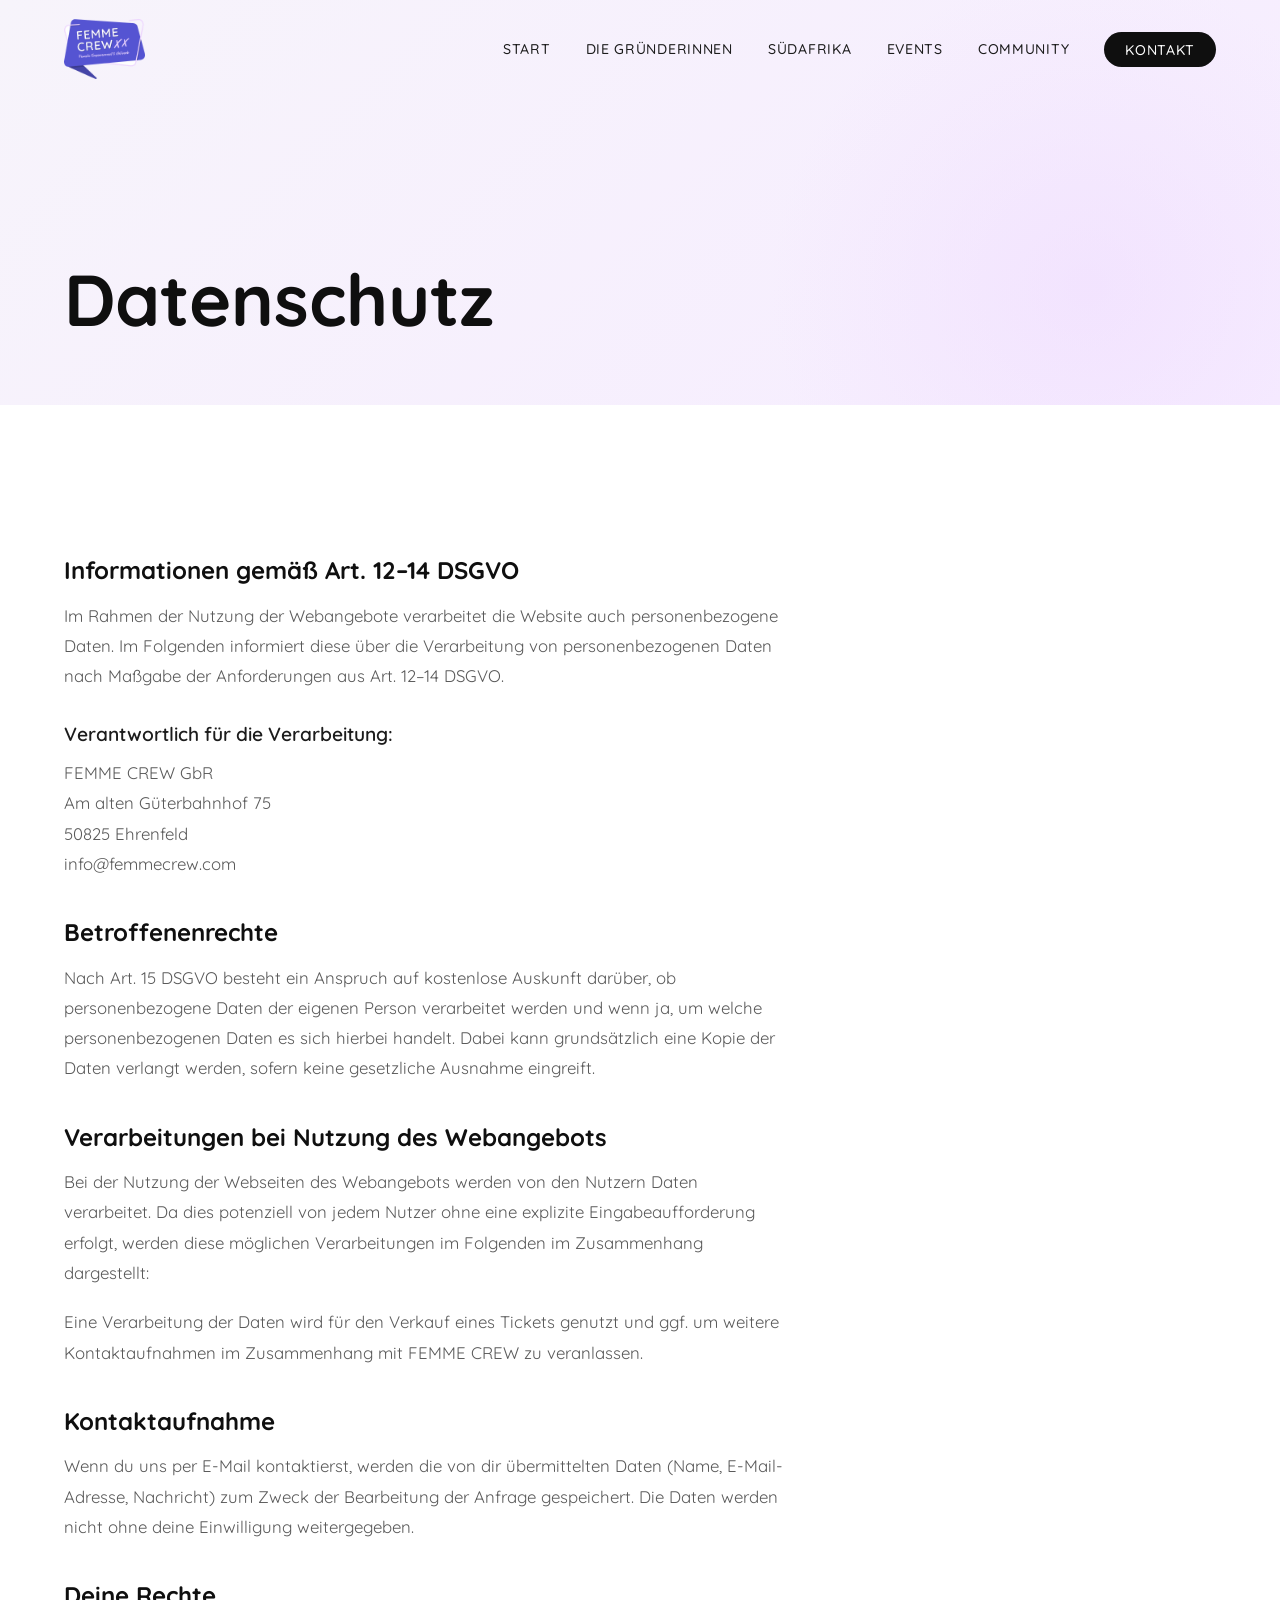
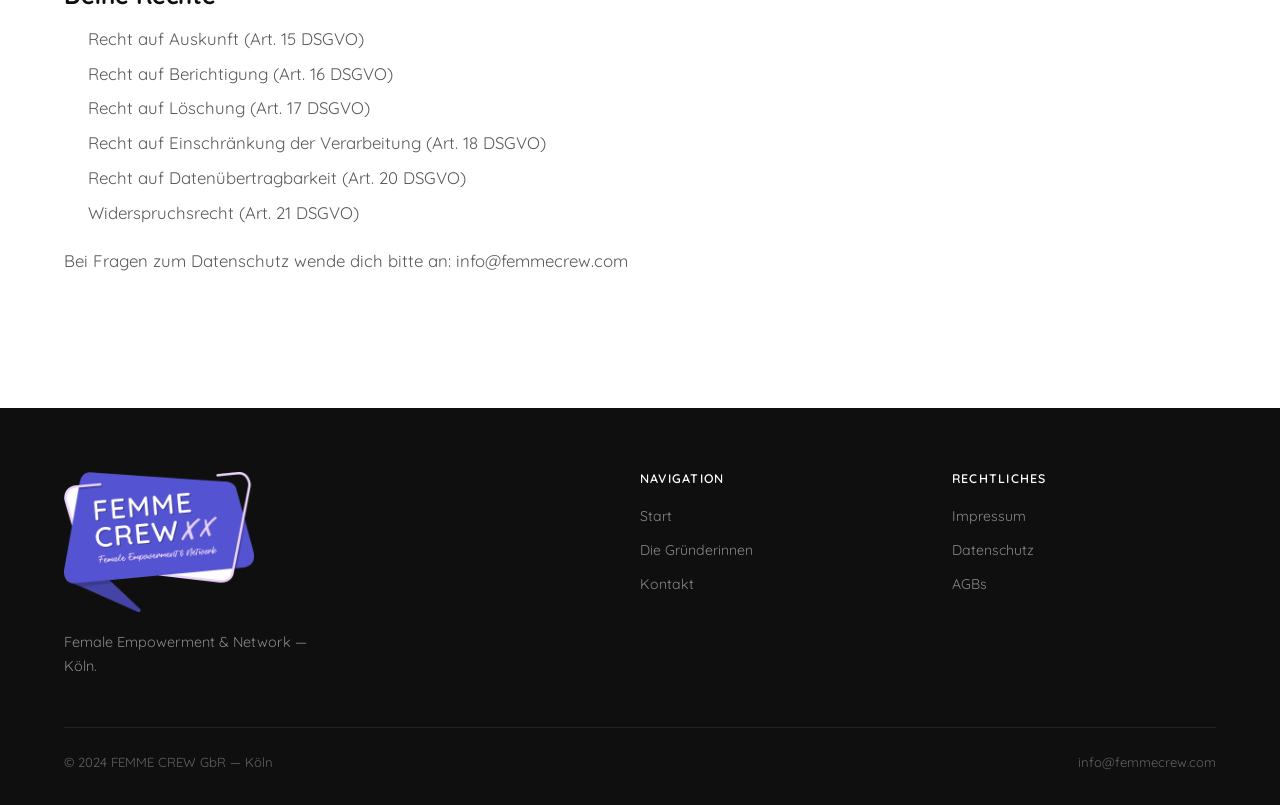
<file: datenschutz.html>
<!DOCTYPE html>
<html lang="de">
<head>
  <meta charset="UTF-8" />
  <meta name="viewport" content="width=device-width, initial-scale=1.0" />
  <title>Datenschutz — FEMME CREW</title>
  <link rel="preconnect" href="https://fonts.googleapis.com" />
  <link rel="preconnect" href="https://fonts.gstatic.com" crossorigin />
  <link href="https://fonts.googleapis.com/css2?family=Quicksand:wght@400;500;600;700&display=swap" rel="stylesheet" />
  <link rel="icon" href="favicon.ico" sizes="any" />
  <link rel="icon" type="image/png" href="images/favicon-32.png" sizes="32x32" />
  <link rel="icon" type="image/png" href="images/favicon-192.png" sizes="192x192" />
  <link rel="apple-touch-icon" href="images/apple-touch-icon.png" />
  <link rel="stylesheet" href="css/style.css" />
</head>
<body>
  <nav class="nav scrolled">
    <a href="index.html" class="nav-logo">
      <img src="images/femme-crew-logo.png" srcset="images/femme-crew-logo.png 1x, images/femme-crew-logo@2x.png 2x" alt="FEMME CREW — Female Empowerment &amp; Network" width="800" height="592" />
    </a>
    <ul class="nav-links">
      <li><a href="index.html">Start</a></li>
      <li><a href="gruenderinnen.html">Die Gründerinnen</a></li>
      <li><a href="suedafrika.html">Südafrika</a></li>
      <li><a href="vergangene-veranstaltungen.html">Events</a></li>
      <li><a href="community.html">Community</a></li>
      <li><a href="kontakt.html" class="btn-nav">Kontakt</a></li>
    </ul>
    <button class="hamburger"><span></span><span></span><span></span></button>
  </nav>
  <div class="mobile-menu">
    <button class="mobile-menu-close">✕</button>
    <a href="index.html">Start</a>
    <a href="gruenderinnen.html">Die Gründerinnen</a>
    <a href="suedafrika.html">Südafrika</a>
    <a href="vergangene-veranstaltungen.html">Events</a>
    <a href="community.html">Community</a>
    <a href="kontakt.html">Kontakt</a>
  </div>

  <header class="page-header">
    <div class="page-header-inner">
      <h1>Datenschutz</h1>
    </div>
  </header>

  <section class="section">
    <div class="section-inner">
      <div class="prose">
        <h2>Informationen gemäß Art. 12–14 DSGVO</h2>
        <p>Im Rahmen der Nutzung der Webangebote verarbeitet die Website auch personenbezogene Daten. Im Folgenden informiert diese über die Verarbeitung von personenbezogenen Daten nach Maßgabe der Anforderungen aus Art. 12–14 DSGVO.</p>

        <h3>Verantwortlich für die Verarbeitung:</h3>
        <p>FEMME CREW GbR<br />
        Am alten Güterbahnhof 75<br />
        50825 Ehrenfeld<br />
        <a href="mailto:info@femmecrew.com">info@femmecrew.com</a></p>

        <h2>Betroffenenrechte</h2>
        <p>Nach Art. 15 DSGVO besteht ein Anspruch auf kostenlose Auskunft darüber, ob personenbezogene Daten der eigenen Person verarbeitet werden und wenn ja, um welche personenbezogenen Daten es sich hierbei handelt. Dabei kann grundsätzlich eine Kopie der Daten verlangt werden, sofern keine gesetzliche Ausnahme eingreift.</p>

        <h2>Verarbeitungen bei Nutzung des Webangebots</h2>
        <p>Bei der Nutzung der Webseiten des Webangebots werden von den Nutzern Daten verarbeitet. Da dies potenziell von jedem Nutzer ohne eine explizite Eingabeaufforderung erfolgt, werden diese möglichen Verarbeitungen im Folgenden im Zusammenhang dargestellt:</p>
        <p>Eine Verarbeitung der Daten wird für den Verkauf eines Tickets genutzt und ggf. um weitere Kontaktaufnahmen im Zusammenhang mit FEMME CREW zu veranlassen.</p>

        <h2>Kontaktaufnahme</h2>
        <p>Wenn du uns per E-Mail kontaktierst, werden die von dir übermittelten Daten (Name, E-Mail-Adresse, Nachricht) zum Zweck der Bearbeitung der Anfrage gespeichert. Die Daten werden nicht ohne deine Einwilligung weitergegeben.</p>

        <h2>Deine Rechte</h2>
        <ul>
          <li>Recht auf Auskunft (Art. 15 DSGVO)</li>
          <li>Recht auf Berichtigung (Art. 16 DSGVO)</li>
          <li>Recht auf Löschung (Art. 17 DSGVO)</li>
          <li>Recht auf Einschränkung der Verarbeitung (Art. 18 DSGVO)</li>
          <li>Recht auf Datenübertragbarkeit (Art. 20 DSGVO)</li>
          <li>Widerspruchsrecht (Art. 21 DSGVO)</li>
        </ul>

        <p>Bei Fragen zum Datenschutz wende dich bitte an: <a href="mailto:info@femmecrew.com">info@femmecrew.com</a></p>
      </div>
    </div>
  </section>

  <footer class="footer">
    <div class="footer-grid">
      <div class="footer-brand"><a href="index.html"><img class="footer-logo" src="images/femme-crew-logo.png" alt="FEMME CREW — Female Empowerment &amp; Network" width="800" height="592" /></a><p>Female Empowerment &amp; Network — Köln.</p></div>
      <div class="footer-links">
        <h4>Navigation</h4>
        <a href="index.html">Start</a>
        <a href="gruenderinnen.html">Die Gründerinnen</a>
        <a href="kontakt.html">Kontakt</a>
      </div>
      <div class="footer-links">
        <h4>Rechtliches</h4>
        <a href="impressum.html">Impressum</a>
        <a href="datenschutz.html">Datenschutz</a>
        <a href="agb.html">AGBs</a>
      </div>
    </div>
    <div class="footer-bottom">
      <span>© 2024 FEMME CREW GbR — Köln</span>
      <span>info@femmecrew.com</span>
    </div>
  </footer>
  <script src="js/main.js"></script>
</body>
</html>
</file>
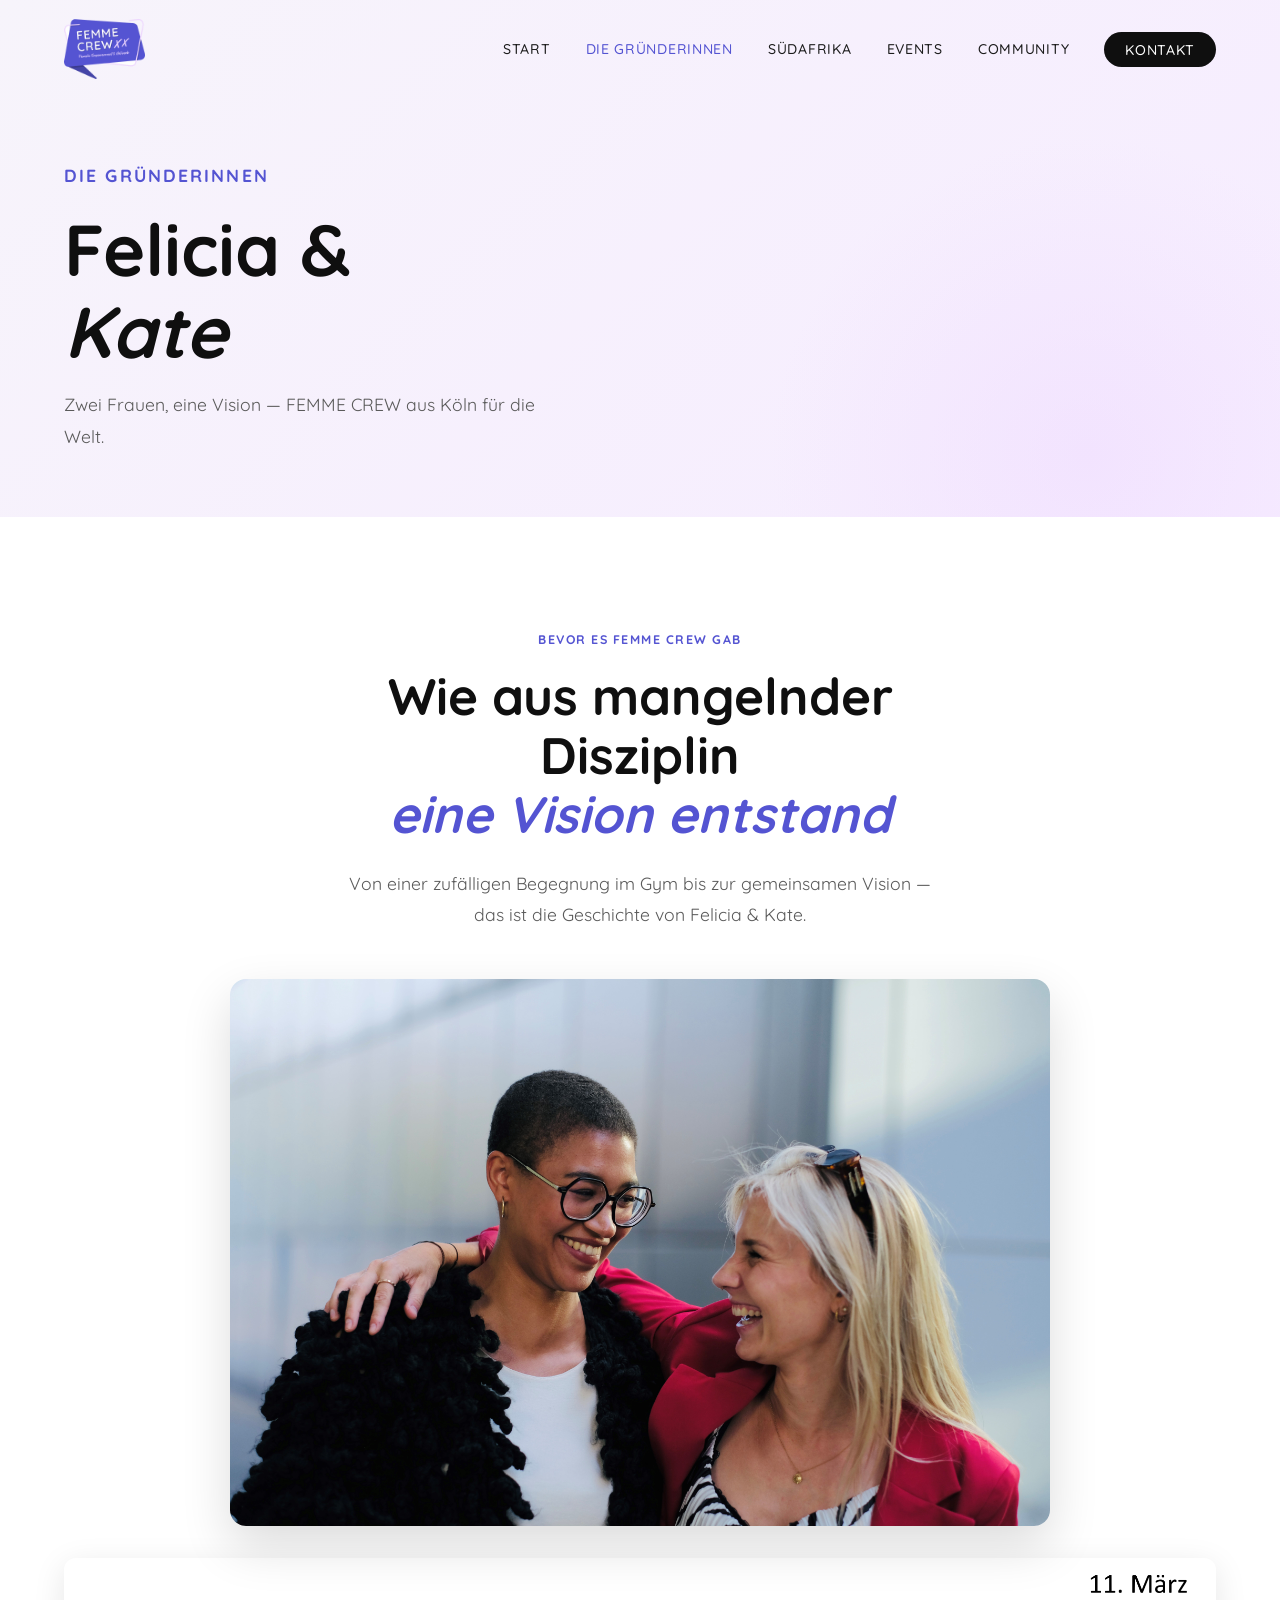
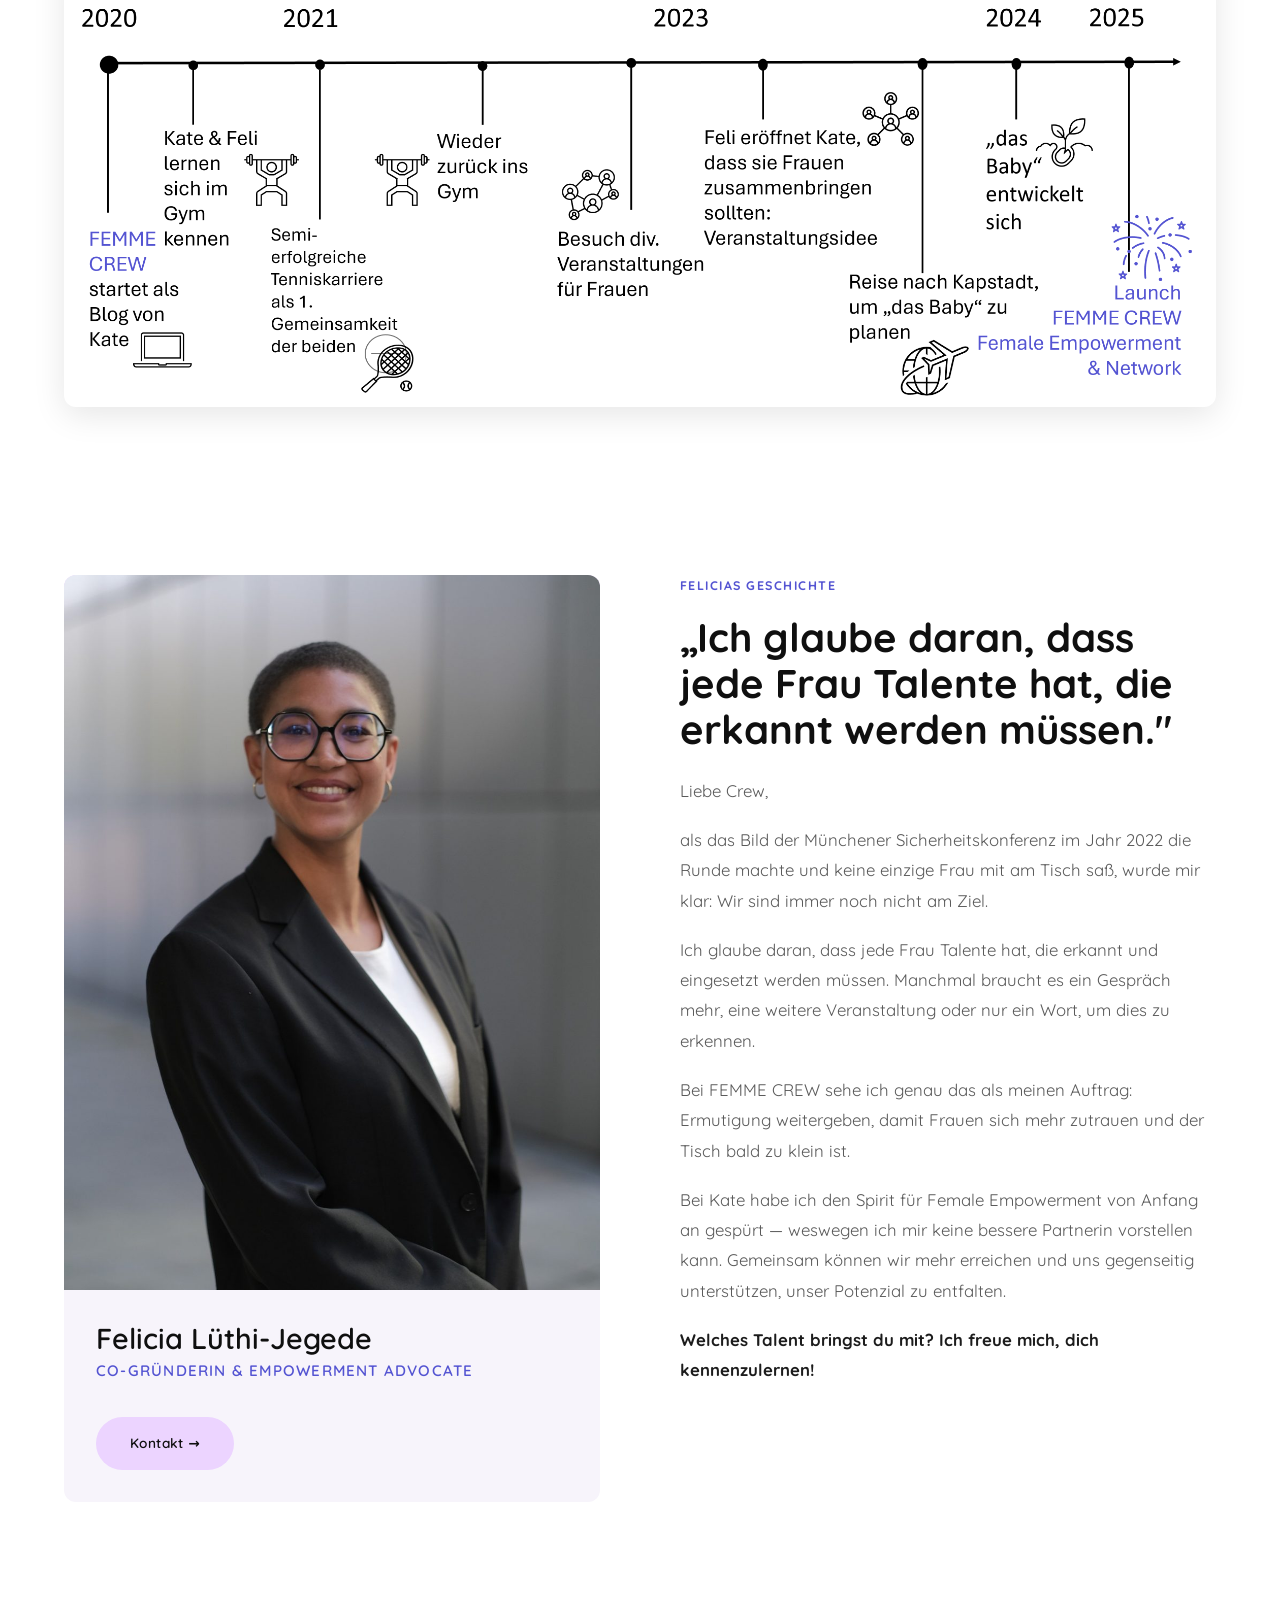
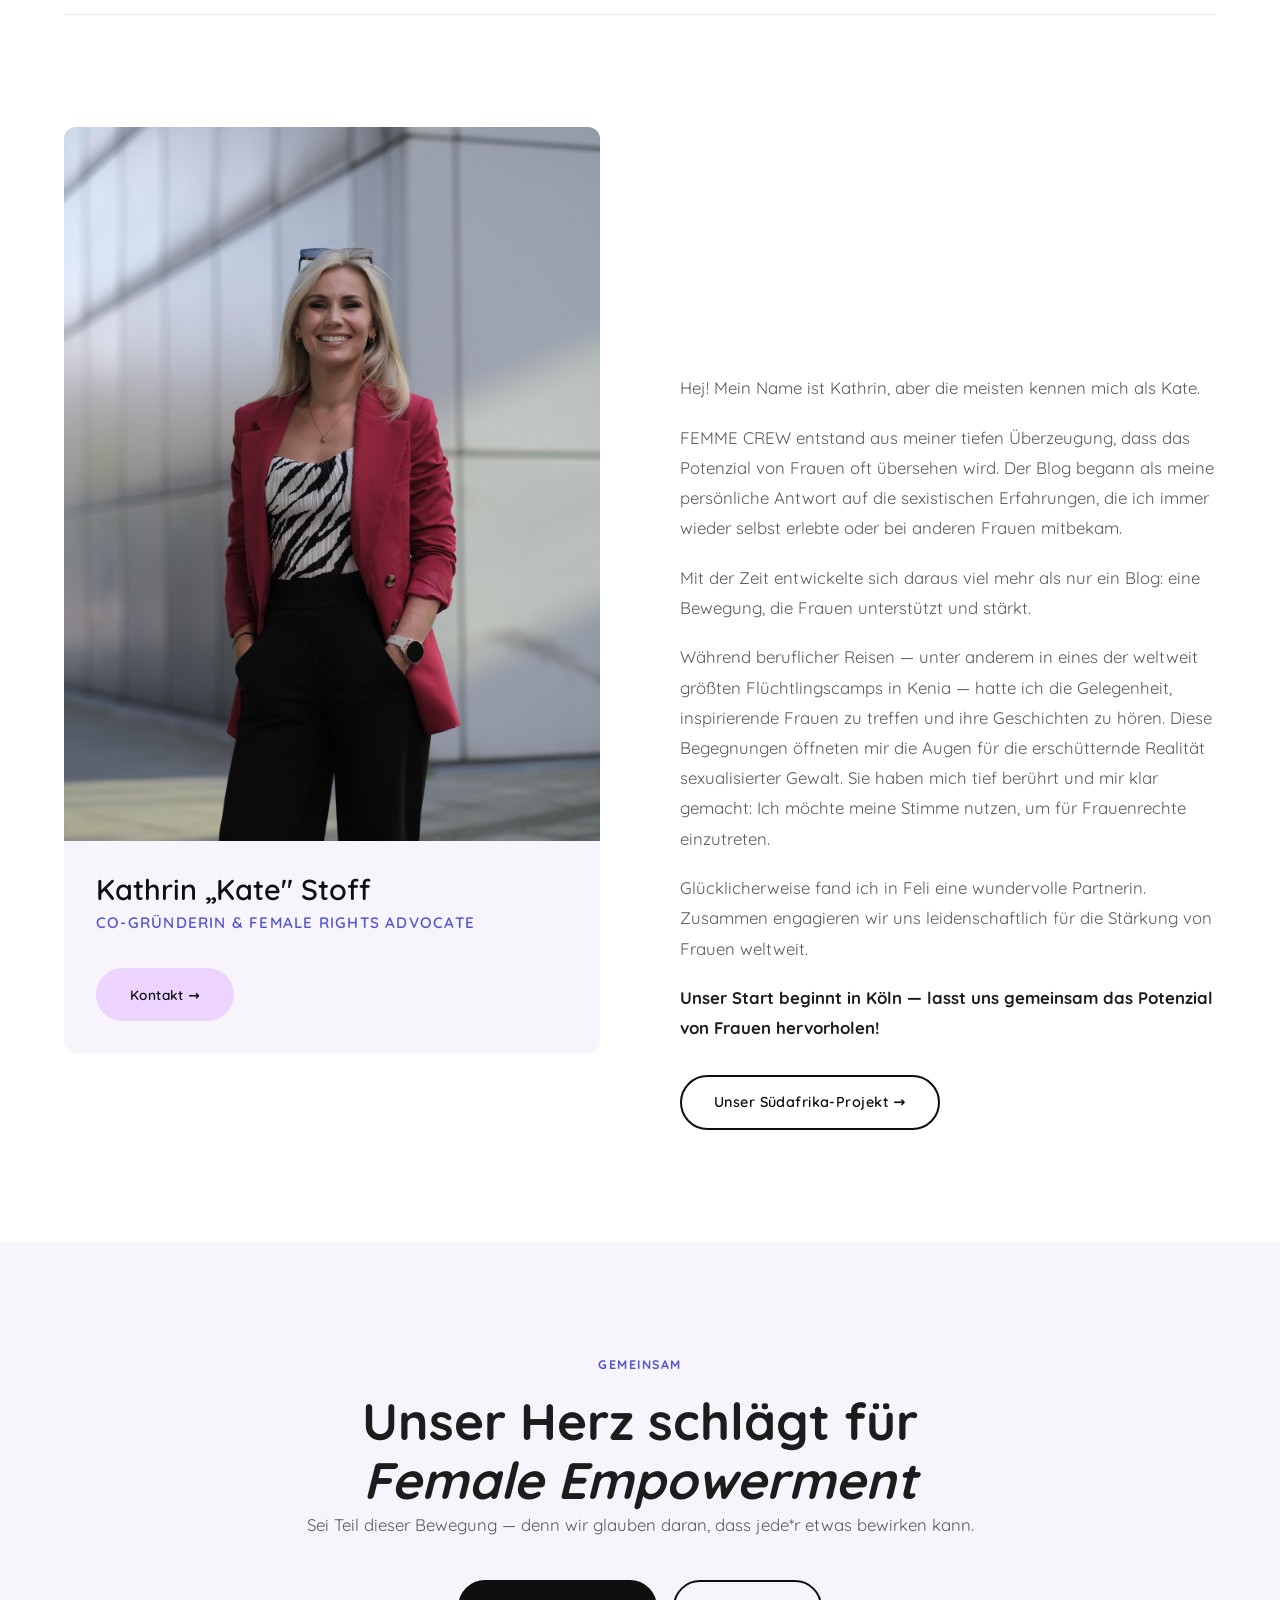
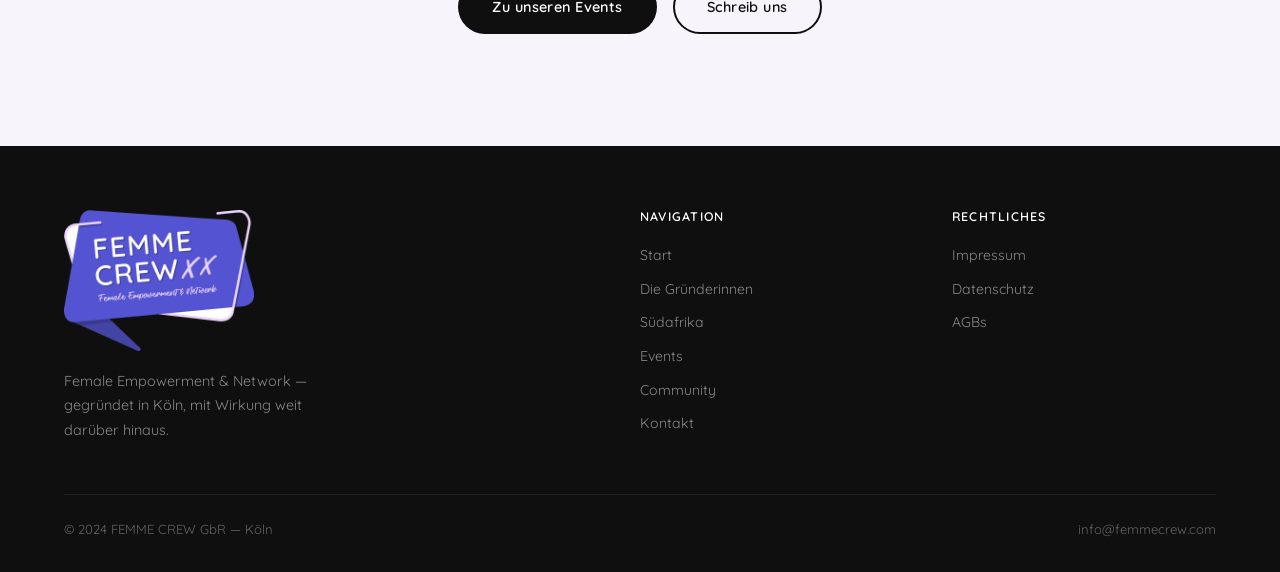
<file: gruenderinnen.html>
<!DOCTYPE html>
<html lang="de">
<head>
  <meta charset="UTF-8" />
  <meta name="viewport" content="width=device-width, initial-scale=1.0" />
  <title>Die Gründerinnen — FEMME CREW</title>
  <meta name="description" content="Lerne Felicia und Kate kennen — die zwei Frauen hinter FEMME CREW." />
  <link rel="preconnect" href="https://fonts.googleapis.com" />
  <link rel="preconnect" href="https://fonts.gstatic.com" crossorigin />
  <link href="https://fonts.googleapis.com/css2?family=Quicksand:wght@400;500;600;700&display=swap" rel="stylesheet" />
  <link rel="icon" href="favicon.ico" sizes="any" />
  <link rel="icon" type="image/png" href="images/favicon-32.png" sizes="32x32" />
  <link rel="icon" type="image/png" href="images/favicon-192.png" sizes="192x192" />
  <link rel="apple-touch-icon" href="images/apple-touch-icon.png" />
  <link rel="stylesheet" href="css/style.css" />
</head>
<body>

  <nav class="nav scrolled">
    <a href="index.html" class="nav-logo">
      <img src="images/femme-crew-logo.png" srcset="images/femme-crew-logo.png 1x, images/femme-crew-logo@2x.png 2x" alt="FEMME CREW — Female Empowerment &amp; Network" width="800" height="592" />
    </a>
    <ul class="nav-links">
      <li><a href="index.html">Start</a></li>
      <li><a href="gruenderinnen.html">Die Gründerinnen</a></li>
      <li><a href="suedafrika.html">Südafrika</a></li>
      <li><a href="vergangene-veranstaltungen.html">Events</a></li>
      <li><a href="community.html">Community</a></li>
      <li><a href="kontakt.html" class="btn-nav">Kontakt</a></li>
    </ul>
    <button class="hamburger" aria-label="Menü öffnen">
      <span></span><span></span><span></span>
    </button>
  </nav>

  <div class="mobile-menu">
    <button class="mobile-menu-close">✕</button>
    <a href="index.html">Start</a>
    <a href="gruenderinnen.html">Die Gründerinnen</a>
    <a href="suedafrika.html">Südafrika</a>
    <a href="vergangene-veranstaltungen.html">Events</a>
    <a href="community.html">Community</a>
    <a href="kontakt.html">Kontakt</a>
  </div>

  <header class="page-header">
    <div class="page-header-inner">
      <p class="section-label">Die Gründerinnen</p>
      <h1>Felicia &amp;<br /><em>Kate</em></h1>
      <p>Zwei Frauen, eine Vision — FEMME CREW aus Köln für die Welt.</p>
    </div>
  </header>

  <!-- WIE WIR UNS KENNENGELERNT HABEN -->
  <section class="section" style="padding-bottom: 3.5rem;">
    <div class="section-inner">
      <div style="max-width: 700px; margin: 0 auto 3rem; text-align: center;">
        <p class="section-label reveal">Bevor es FEMME CREW gab</p>
        <h2 class="section-title reveal">Wie aus mangelnder Disziplin<br /><em>eine Vision entstand</em></h2>
        <p class="section-subtitle reveal" style="margin: 0 auto;">Von einer zufälligen Begegnung im Gym bis zur gemeinsamen Vision — das ist die Geschichte von Felicia &amp; Kate.</p>
      </div>
      <div class="reveal" style="max-width: 820px; margin: 0 auto; border-radius: 16px; overflow: hidden; box-shadow: 0 20px 50px rgba(0,0,0,0.14);">
        <img src="images/felikate-lachen.jpg" alt="Felicia und Kate, Schulter an Schulter" style="width:100%;height:auto;display:block;" />
      </div>
      <div class="reveal timeline-wrap">
        <img src="images/timeline-entwicklung-femme-crew.png" alt="Timeline: Wie Felicia und Kate sich kennengelernt haben" />
      </div>
    </div>
  </section>

  <!-- FELICIA -->
  <section class="section">
    <div class="section-inner">
      <div class="founders-grid" style="margin-top: 0; gap: 5rem; align-items: start;">
        <div class="founder-card founder-card-sticky reveal">
          <div class="founder-photo" style="aspect-ratio: 3/4;">
            <img src="images/felicia-luethi-jegede.jpg" alt="Felicia Lüthi-Jegede" style="width:100%;height:100%;object-fit:cover;" />
          </div>
          <div class="founder-info">
            <h3>Felicia Lüthi-Jegede</h3>
            <p class="founder-title">Co-Gründerin &amp; Empowerment Advocate</p>
            <a href="mailto:info@femmecrew.com" class="btn btn-lilac" style="margin-top: 1rem; font-size: 0.85rem;">Kontakt →</a>
          </div>
        </div>

        <div>
          <p class="section-label reveal">Felicias Geschichte</p>
          <h2 class="section-title reveal" style="font-size: clamp(1.8rem, 3.5vw, 2.5rem);">„Ich glaube daran, dass jede Frau Talente hat, die erkannt werden müssen."</h2>
          <div class="prose reveal">
            <p>Liebe Crew,</p>
            <p>als das Bild der Münchener Sicherheitskonferenz im Jahr 2022 die Runde machte und keine einzige Frau mit am Tisch saß, wurde mir klar: Wir sind immer noch nicht am Ziel.</p>
            <p>Ich glaube daran, dass jede Frau Talente hat, die erkannt und eingesetzt werden müssen. Manchmal braucht es ein Gespräch mehr, eine weitere Veranstaltung oder nur ein Wort, um dies zu erkennen.</p>
            <p>Bei FEMME CREW sehe ich genau das als meinen Auftrag: Ermutigung weitergeben, damit Frauen sich mehr zutrauen und der Tisch bald zu klein ist.</p>
            <p>Bei Kate habe ich den Spirit für Female Empowerment von Anfang an gespürt — weswegen ich mir keine bessere Partnerin vorstellen kann. Gemeinsam können wir mehr erreichen und uns gegenseitig unterstützen, unser Potenzial zu entfalten.</p>
            <p><strong>Welches Talent bringst du mit? Ich freue mich, dich kennenzulernen!</strong></p>
          </div>
          <div class="reveal" style="margin-top: 2rem;">
            <a href="kontakt.html" class="btn btn-primary">Kontaktiere uns →</a>
          </div>
        </div>
      </div>
    </div>
  </section>

  <!-- DIVIDER -->
  <div style="height: 1px; background: rgba(0,0,0,0.08); margin: 0 5%;"></div>

  <!-- KATE -->
  <section class="section">
    <div class="section-inner">
      <div class="founders-grid" style="margin-top: 0; gap: 5rem; align-items: start;">
        <div class="founder-card founder-card-sticky reveal">
          <div class="founder-photo" style="aspect-ratio: 3/4;">
            <img src="images/acdaadf4-4cad-4210-ae5c-e44e96ffa62f.jpeg" alt="Kathrin Stoff" style="width:100%;height:100%;object-fit:cover;" />
          </div>
          <div class="founder-info">
            <h3>Kathrin „Kate" Stoff</h3>
            <p class="founder-title">Co-Gründerin &amp; Female Rights Advocate</p>
            <a href="mailto:info@femmecrew.com" class="btn btn-lilac" style="margin-top: 1rem; font-size: 0.85rem;">Kontakt →</a>
          </div>
        </div>

        <div>
          <p class="section-label reveal">Kates Geschichte</p>
          <h2 class="section-title reveal" style="font-size: clamp(1.8rem, 3.5vw, 2.5rem);">„Das Potenzial von Frauen wird übersehen — das wollte ich nicht länger hinnehmen."</h2>
          <div class="prose reveal">
            <p>Hej! Mein Name ist Kathrin, aber die meisten kennen mich als Kate.</p>
            <p>FEMME CREW entstand aus meiner tiefen Überzeugung, dass das Potenzial von Frauen oft übersehen wird. Der Blog begann als meine persönliche Antwort auf die sexistischen Erfahrungen, die ich immer wieder selbst erlebte oder bei anderen Frauen mitbekam.</p>
            <p>Mit der Zeit entwickelte sich daraus viel mehr als nur ein Blog: eine Bewegung, die Frauen unterstützt und stärkt.</p>
            <p>Während beruflicher Reisen — unter anderem in eines der weltweit größten Flüchtlingscamps in Kenia — hatte ich die Gelegenheit, inspirierende Frauen zu treffen und ihre Geschichten zu hören. Diese Begegnungen öffneten mir die Augen für die erschütternde Realität sexualisierter Gewalt. Sie haben mich tief berührt und mir klar gemacht: Ich möchte meine Stimme nutzen, um für Frauenrechte einzutreten.</p>
            <p>Glücklicherweise fand ich in Feli eine wundervolle Partnerin. Zusammen engagieren wir uns leidenschaftlich für die Stärkung von Frauen weltweit.</p>
            <p><strong>Unser Start beginnt in Köln — lasst uns gemeinsam das Potenzial von Frauen hervorholen!</strong></p>
          </div>
          <div class="reveal" style="margin-top: 2rem;">
            <a href="suedafrika.html" class="btn btn-outline">Unser Südafrika-Projekt →</a>
          </div>
        </div>
      </div>
    </div>
  </section>

  <!-- TOGETHER CTA -->
  <section class="section" style="background: var(--light);">
    <div class="section-inner" style="text-align: center; max-width: 700px; margin: 0 auto;">
      <p class="section-label reveal">Gemeinsam</p>
      <h2 class="reveal">Unser Herz schlägt für<br /><em>Female Empowerment</em></h2>
      <p class="reveal" style="margin-bottom: 2.5rem;">Sei Teil dieser Bewegung — denn wir glauben daran, dass jede*r etwas bewirken kann.</p>
      <div class="reveal" style="display: flex; gap: 1rem; justify-content: center; flex-wrap: wrap;">
        <a href="vergangene-veranstaltungen.html" class="btn btn-primary">Zu unseren Events</a>
        <a href="kontakt.html" class="btn btn-outline">Schreib uns</a>
      </div>
    </div>
  </section>

  <footer class="footer">
    <div class="footer-grid">
      <div class="footer-brand">
        <a href="index.html"><img class="footer-logo" src="images/femme-crew-logo.png" alt="FEMME CREW — Female Empowerment &amp; Network" width="800" height="592" /></a>
        <p>Female Empowerment &amp; Network — gegründet in Köln, mit Wirkung weit darüber hinaus.</p>
      </div>
      <div class="footer-links">
        <h4>Navigation</h4>
        <a href="index.html">Start</a>
        <a href="gruenderinnen.html">Die Gründerinnen</a>
        <a href="suedafrika.html">Südafrika</a>
        <a href="vergangene-veranstaltungen.html">Events</a>
        <a href="community.html">Community</a>
        <a href="kontakt.html">Kontakt</a>
      </div>
      <div class="footer-links">
        <h4>Rechtliches</h4>
        <a href="impressum.html">Impressum</a>
        <a href="datenschutz.html">Datenschutz</a>
        <a href="agb.html">AGBs</a>
      </div>
    </div>
    <div class="footer-bottom">
      <span>© 2024 FEMME CREW GbR — Köln</span>
      <span>info@femmecrew.com</span>
    </div>
  </footer>

  <script src="js/main.js"></script>
</body>
</html>
</file>
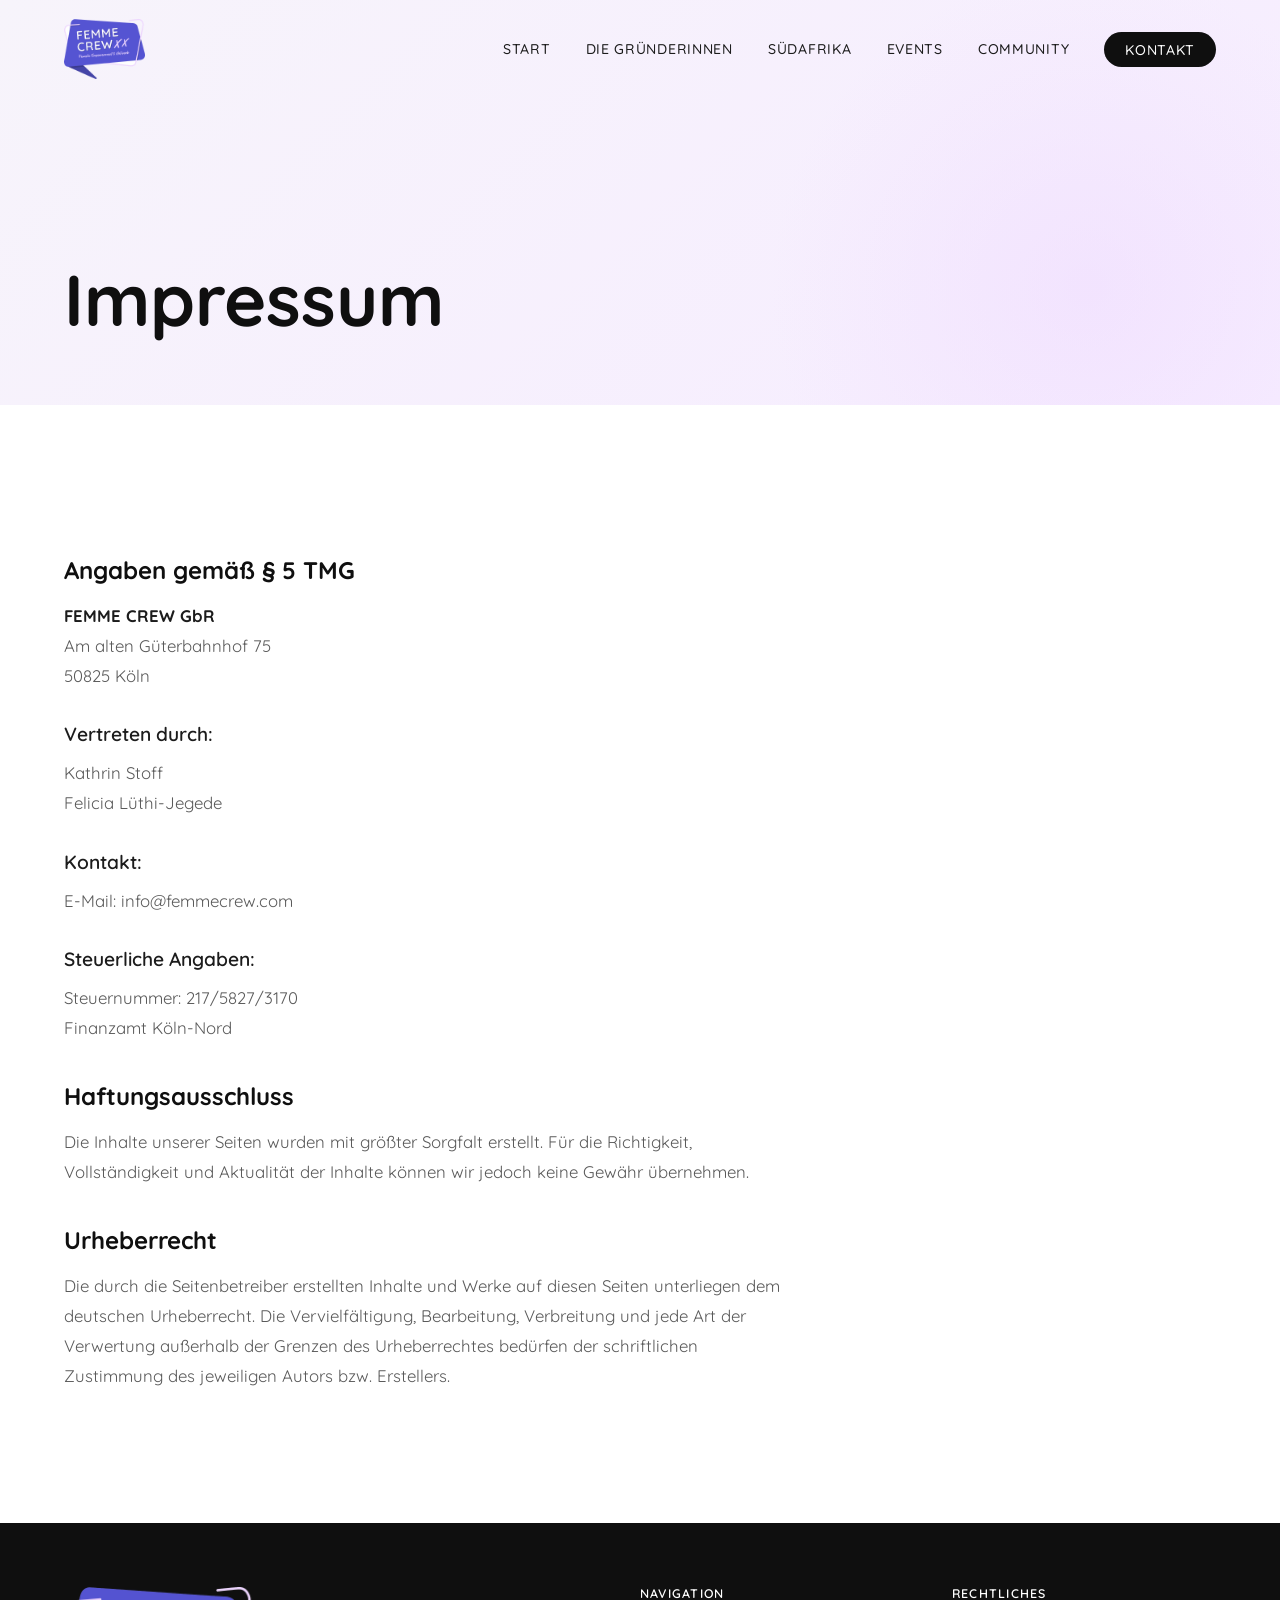
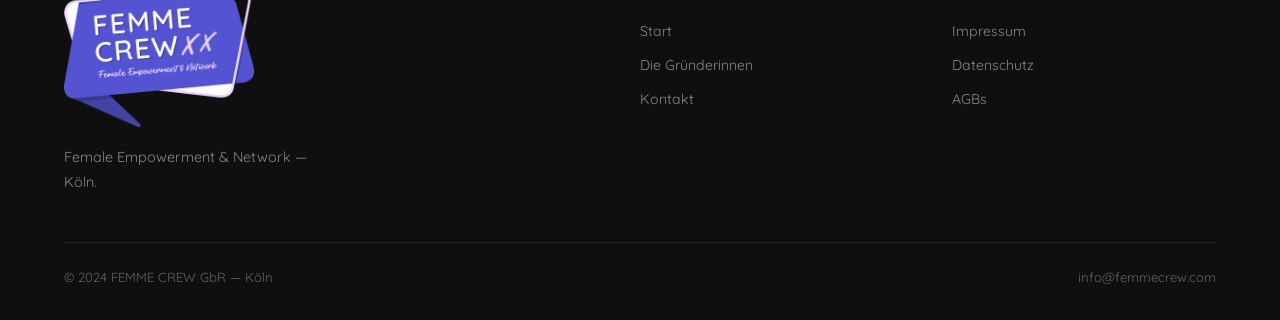
<file: impressum.html>
<!DOCTYPE html>
<html lang="de">
<head>
  <meta charset="UTF-8" />
  <meta name="viewport" content="width=device-width, initial-scale=1.0" />
  <title>Impressum — FEMME CREW</title>
  <link rel="preconnect" href="https://fonts.googleapis.com" />
  <link rel="preconnect" href="https://fonts.gstatic.com" crossorigin />
  <link href="https://fonts.googleapis.com/css2?family=Quicksand:wght@400;500;600;700&display=swap" rel="stylesheet" />
  <link rel="icon" href="favicon.ico" sizes="any" />
  <link rel="icon" type="image/png" href="images/favicon-32.png" sizes="32x32" />
  <link rel="icon" type="image/png" href="images/favicon-192.png" sizes="192x192" />
  <link rel="apple-touch-icon" href="images/apple-touch-icon.png" />
  <link rel="stylesheet" href="css/style.css" />
</head>
<body>
  <nav class="nav scrolled">
    <a href="index.html" class="nav-logo">
      <img src="images/femme-crew-logo.png" srcset="images/femme-crew-logo.png 1x, images/femme-crew-logo@2x.png 2x" alt="FEMME CREW — Female Empowerment &amp; Network" width="800" height="592" />
    </a>
    <ul class="nav-links">
      <li><a href="index.html">Start</a></li>
      <li><a href="gruenderinnen.html">Die Gründerinnen</a></li>
      <li><a href="suedafrika.html">Südafrika</a></li>
      <li><a href="vergangene-veranstaltungen.html">Events</a></li>
      <li><a href="community.html">Community</a></li>
      <li><a href="kontakt.html" class="btn-nav">Kontakt</a></li>
    </ul>
    <button class="hamburger"><span></span><span></span><span></span></button>
  </nav>
  <div class="mobile-menu">
    <button class="mobile-menu-close">✕</button>
    <a href="index.html">Start</a>
    <a href="gruenderinnen.html">Die Gründerinnen</a>
    <a href="suedafrika.html">Südafrika</a>
    <a href="vergangene-veranstaltungen.html">Events</a>
    <a href="community.html">Community</a>
    <a href="kontakt.html">Kontakt</a>
  </div>

  <header class="page-header">
    <div class="page-header-inner">
      <h1>Impressum</h1>
    </div>
  </header>

  <section class="section">
    <div class="section-inner">
      <div class="prose">
        <h2>Angaben gemäß § 5 TMG</h2>
        <p><strong>FEMME CREW GbR</strong><br />
        Am alten Güterbahnhof 75<br />
        50825 Köln</p>

        <h3>Vertreten durch:</h3>
        <p>Kathrin Stoff<br />Felicia Lüthi-Jegede</p>

        <h3>Kontakt:</h3>
        <p>E-Mail: <a href="mailto:info@femmecrew.com">info@femmecrew.com</a></p>

        <h3>Steuerliche Angaben:</h3>
        <p>Steuernummer: 217/5827/3170<br />
        Finanzamt Köln-Nord</p>

        <h2>Haftungsausschluss</h2>
        <p>Die Inhalte unserer Seiten wurden mit größter Sorgfalt erstellt. Für die Richtigkeit, Vollständigkeit und Aktualität der Inhalte können wir jedoch keine Gewähr übernehmen.</p>

        <h2>Urheberrecht</h2>
        <p>Die durch die Seitenbetreiber erstellten Inhalte und Werke auf diesen Seiten unterliegen dem deutschen Urheberrecht. Die Vervielfältigung, Bearbeitung, Verbreitung und jede Art der Verwertung außerhalb der Grenzen des Urheberrechtes bedürfen der schriftlichen Zustimmung des jeweiligen Autors bzw. Erstellers.</p>
      </div>
    </div>
  </section>

  <footer class="footer">
    <div class="footer-grid">
      <div class="footer-brand"><a href="index.html"><img class="footer-logo" src="images/femme-crew-logo.png" alt="FEMME CREW — Female Empowerment &amp; Network" width="800" height="592" /></a><p>Female Empowerment &amp; Network — Köln.</p></div>
      <div class="footer-links">
        <h4>Navigation</h4>
        <a href="index.html">Start</a>
        <a href="gruenderinnen.html">Die Gründerinnen</a>
        <a href="kontakt.html">Kontakt</a>
      </div>
      <div class="footer-links">
        <h4>Rechtliches</h4>
        <a href="impressum.html">Impressum</a>
        <a href="datenschutz.html">Datenschutz</a>
        <a href="agb.html">AGBs</a>
      </div>
    </div>
    <div class="footer-bottom">
      <span>© 2024 FEMME CREW GbR — Köln</span>
      <span>info@femmecrew.com</span>
    </div>
  </footer>
  <script src="js/main.js"></script>
</body>
</html>
</file>
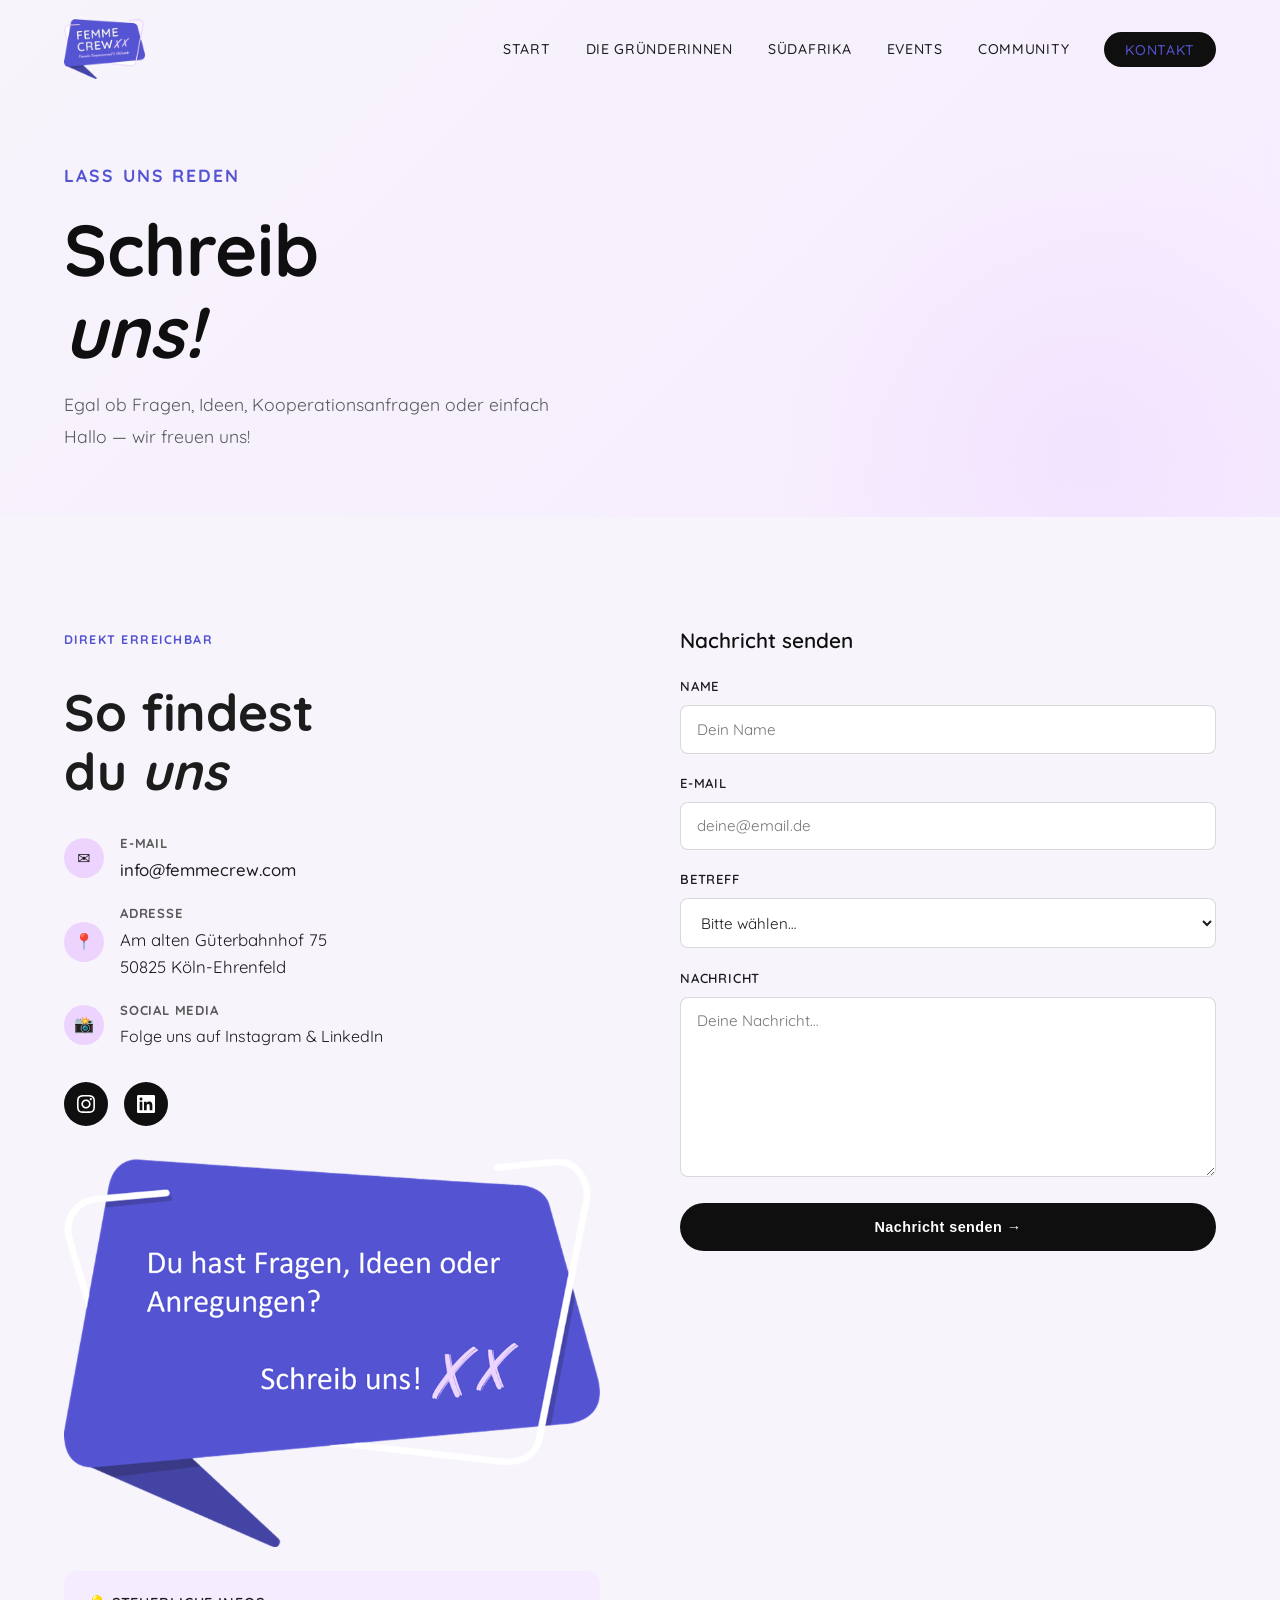
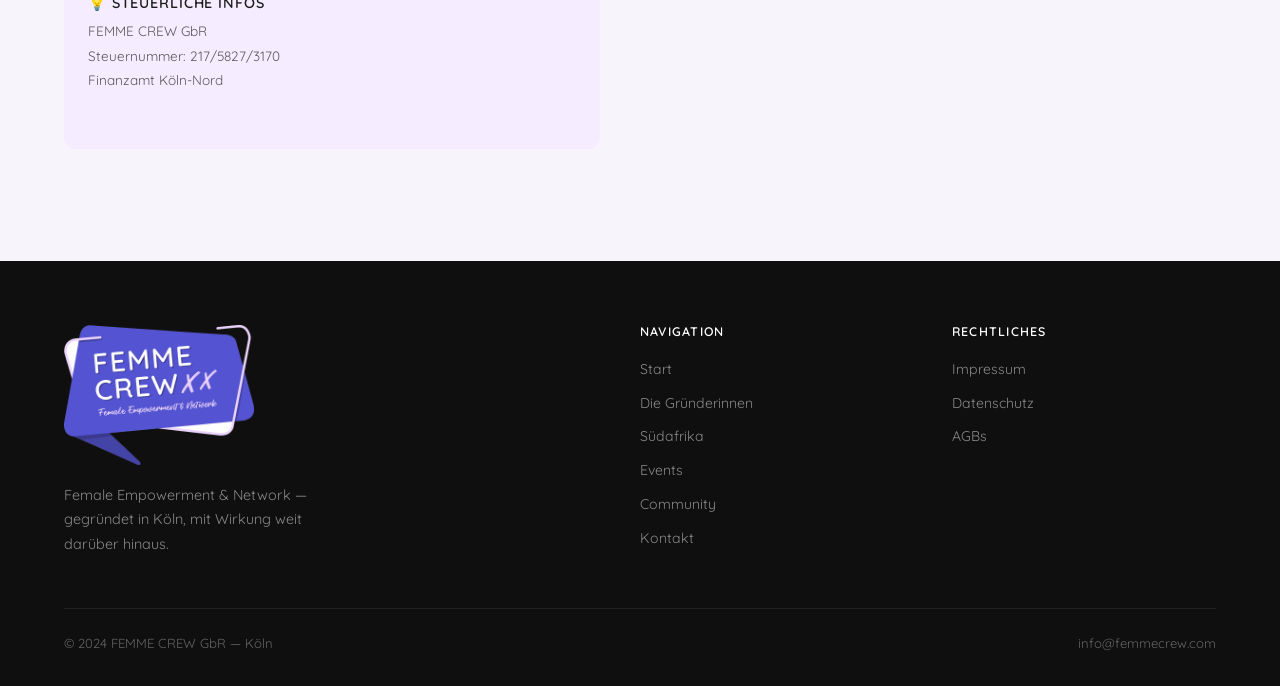
<file: kontakt.html>
<!DOCTYPE html>
<html lang="de">
<head>
  <meta charset="UTF-8" />
  <meta name="viewport" content="width=device-width, initial-scale=1.0" />
  <title>Kontakt — FEMME CREW</title>
  <meta name="description" content="Schreib uns — wir freuen uns über jede Nachricht." />
  <link rel="preconnect" href="https://fonts.googleapis.com" />
  <link rel="preconnect" href="https://fonts.gstatic.com" crossorigin />
  <link href="https://fonts.googleapis.com/css2?family=Quicksand:wght@400;500;600;700&display=swap" rel="stylesheet" />
  <link rel="icon" href="favicon.ico" sizes="any" />
  <link rel="icon" type="image/png" href="images/favicon-32.png" sizes="32x32" />
  <link rel="icon" type="image/png" href="images/favicon-192.png" sizes="192x192" />
  <link rel="apple-touch-icon" href="images/apple-touch-icon.png" />
  <link rel="stylesheet" href="css/style.css" />
</head>
<body>

  <nav class="nav scrolled">
    <a href="index.html" class="nav-logo">
      <img src="images/femme-crew-logo.png" srcset="images/femme-crew-logo.png 1x, images/femme-crew-logo@2x.png 2x" alt="FEMME CREW — Female Empowerment &amp; Network" width="800" height="592" />
    </a>
    <ul class="nav-links">
      <li><a href="index.html">Start</a></li>
      <li><a href="gruenderinnen.html">Die Gründerinnen</a></li>
      <li><a href="suedafrika.html">Südafrika</a></li>
      <li><a href="vergangene-veranstaltungen.html">Events</a></li>
      <li><a href="community.html">Community</a></li>
      <li><a href="kontakt.html" class="btn-nav">Kontakt</a></li>
    </ul>
    <button class="hamburger" aria-label="Menü öffnen">
      <span></span><span></span><span></span>
    </button>
  </nav>

  <div class="mobile-menu">
    <button class="mobile-menu-close">✕</button>
    <a href="index.html">Start</a>
    <a href="gruenderinnen.html">Die Gründerinnen</a>
    <a href="suedafrika.html">Südafrika</a>
    <a href="vergangene-veranstaltungen.html">Events</a>
    <a href="community.html">Community</a>
    <a href="kontakt.html">Kontakt</a>
  </div>

  <header class="page-header">
    <div class="page-header-inner">
      <p class="section-label">Lass uns reden</p>
      <h1>Schreib<br /><em>uns!</em></h1>
      <p>Egal ob Fragen, Ideen, Kooperationsanfragen oder einfach Hallo — wir freuen uns!</p>
    </div>
  </header>

  <section class="section contact">
    <div class="section-inner contact-grid">
      <div class="contact-info">
        <p class="section-label reveal">Direkt erreichbar</p>
        <h2 class="reveal" style="margin-bottom: 2rem;">So findest<br />du <em>uns</em></h2>

        <div class="contact-detail reveal">
          <div class="contact-detail-icon">✉</div>
          <div>
            <strong style="display: block; font-size: 0.82rem; text-transform: uppercase; letter-spacing: 0.06em; color: var(--mid); margin-bottom: 0.2rem;">E-Mail</strong>
            <a href="mailto:info@femmecrew.com" style="font-size: 1.05rem; color: var(--dark); font-weight: 500;">info@femmecrew.com</a>
          </div>
        </div>

        <div class="contact-detail reveal">
          <div class="contact-detail-icon">📍</div>
          <div>
            <strong style="display: block; font-size: 0.82rem; text-transform: uppercase; letter-spacing: 0.06em; color: var(--mid); margin-bottom: 0.2rem;">Adresse</strong>
            <span style="font-size: 1.05rem; color: var(--dark);">Am alten Güterbahnhof 75<br />50825 Köln-Ehrenfeld</span>
          </div>
        </div>

        <div class="contact-detail reveal">
          <div class="contact-detail-icon">📸</div>
          <div>
            <strong style="display: block; font-size: 0.82rem; text-transform: uppercase; letter-spacing: 0.06em; color: var(--mid); margin-bottom: 0.2rem;">Social Media</strong>
            <span style="font-size: 1rem; color: var(--dark);">Folge uns auf Instagram &amp; LinkedIn</span>
          </div>
        </div>

        <div class="social-links reveal">
          <a href="#" class="social-link" aria-label="Instagram">
            <svg width="18" height="18" viewBox="0 0 24 24" fill="currentColor"><path d="M12 2.163c3.204 0 3.584.012 4.85.07 3.252.148 4.771 1.691 4.919 4.919.058 1.265.069 1.645.069 4.849 0 3.205-.012 3.584-.069 4.849-.149 3.225-1.664 4.771-4.919 4.919-1.266.058-1.644.07-4.85.07-3.204 0-3.584-.012-4.849-.07-3.26-.149-4.771-1.699-4.919-4.92-.058-1.265-.07-1.644-.07-4.849 0-3.204.013-3.583.07-4.849.149-3.227 1.664-4.771 4.919-4.919 1.266-.057 1.645-.069 4.849-.069zm0-2.163c-3.259 0-3.667.014-4.947.072-4.358.2-6.78 2.618-6.98 6.98-.059 1.281-.073 1.689-.073 4.948 0 3.259.014 3.668.072 4.948.2 4.358 2.618 6.78 6.98 6.98 1.281.058 1.689.072 4.948.072 3.259 0 3.668-.014 4.948-.072 4.354-.2 6.782-2.618 6.979-6.98.059-1.28.073-1.689.073-4.948 0-3.259-.014-3.667-.072-4.947-.196-4.354-2.617-6.78-6.979-6.98-1.281-.059-1.69-.073-4.949-.073zm0 5.838c-3.403 0-6.162 2.759-6.162 6.162s2.759 6.163 6.162 6.163 6.162-2.759 6.162-6.163c0-3.403-2.759-6.162-6.162-6.162zm0 10.162c-2.209 0-4-1.79-4-4 0-2.209 1.791-4 4-4s4 1.791 4 4c0 2.21-1.791 4-4 4zm6.406-11.845c-.796 0-1.441.645-1.441 1.44s.645 1.44 1.441 1.44c.795 0 1.439-.645 1.439-1.44s-.644-1.44-1.439-1.44z"/></svg>
          </a>
          <a href="#" class="social-link" aria-label="LinkedIn">
            <svg width="18" height="18" viewBox="0 0 24 24" fill="currentColor"><path d="M20.447 20.452h-3.554v-5.569c0-1.328-.027-3.037-1.852-3.037-1.853 0-2.136 1.445-2.136 2.939v5.667H9.351V9h3.414v1.561h.046c.477-.9 1.637-1.85 3.37-1.85 3.601 0 4.267 2.37 4.267 5.455v6.286zM5.337 7.433c-1.144 0-2.063-.926-2.063-2.065 0-1.138.92-2.063 2.063-2.063 1.14 0 2.064.925 2.064 2.063 0 1.139-.925 2.065-2.064 2.065zm1.782 13.019H3.555V9h3.564v11.452zM22.225 0H1.771C.792 0 0 .774 0 1.729v20.542C0 23.227.792 24 1.771 24h20.451C23.2 24 24 23.227 24 22.271V1.729C24 .774 23.2 0 22.222 0h.003z"/></svg>
          </a>
        </div>

        <div style="margin-top: 2rem; border-radius: 12px; overflow: hidden;" class="reveal">
          <img src="images/kontakt-3.png" alt="Kontakt FEMME CREW" style="width:100%;height:auto;display:block;" />
        </div>

        <div style="margin-top: 1.5rem; padding: 1.5rem; background: var(--lilac-light); border-radius: 12px;" class="reveal">
          <h4 style="margin-bottom: 0.5rem; font-size: 0.9rem;">💡 Steuerliche Infos</h4>
          <p style="font-size: 0.85rem;">FEMME CREW GbR<br />Steuernummer: 217/5827/3170<br />Finanzamt Köln-Nord</p>
        </div>
      </div>

      <div class="contact-form reveal">
        <h3 style="margin-bottom: 1.5rem; font-size: 1.3rem; color: var(--black);">Nachricht senden</h3>
        <form>
          <div class="form-group">
            <label for="name">Name</label>
            <input type="text" id="name" placeholder="Dein Name" required />
          </div>
          <div class="form-group">
            <label for="email">E-Mail</label>
            <input type="email" id="email" placeholder="deine@email.de" required />
          </div>
          <div class="form-group">
            <label for="subject">Betreff</label>
            <select id="subject">
              <option value="">Bitte wählen…</option>
              <option>Allgemeine Anfrage</option>
              <option>Veranstaltungen</option>
              <option>Kooperation</option>
              <option>Südafrika-Projekt unterstützen</option>
              <option>Presse &amp; Medien</option>
              <option>Sonstiges</option>
            </select>
          </div>
          <div class="form-group">
            <label for="message">Nachricht</label>
            <textarea id="message" placeholder="Deine Nachricht…" required style="min-height: 180px;"></textarea>
          </div>
          <button type="submit" class="btn btn-primary form-submit">Nachricht senden →</button>
        </form>
      </div>
    </div>
  </section>

  <footer class="footer">
    <div class="footer-grid">
      <div class="footer-brand">
        <a href="index.html"><img class="footer-logo" src="images/femme-crew-logo.png" alt="FEMME CREW — Female Empowerment &amp; Network" width="800" height="592" /></a>
        <p>Female Empowerment &amp; Network — gegründet in Köln, mit Wirkung weit darüber hinaus.</p>
      </div>
      <div class="footer-links">
        <h4>Navigation</h4>
        <a href="index.html">Start</a>
        <a href="gruenderinnen.html">Die Gründerinnen</a>
        <a href="suedafrika.html">Südafrika</a>
        <a href="vergangene-veranstaltungen.html">Events</a>
        <a href="community.html">Community</a>
        <a href="kontakt.html">Kontakt</a>
      </div>
      <div class="footer-links">
        <h4>Rechtliches</h4>
        <a href="impressum.html">Impressum</a>
        <a href="datenschutz.html">Datenschutz</a>
        <a href="agb.html">AGBs</a>
      </div>
    </div>
    <div class="footer-bottom">
      <span>© 2024 FEMME CREW GbR — Köln</span>
      <span>info@femmecrew.com</span>
    </div>
  </footer>

  <script src="js/main.js"></script>
</body>
</html>
</file>
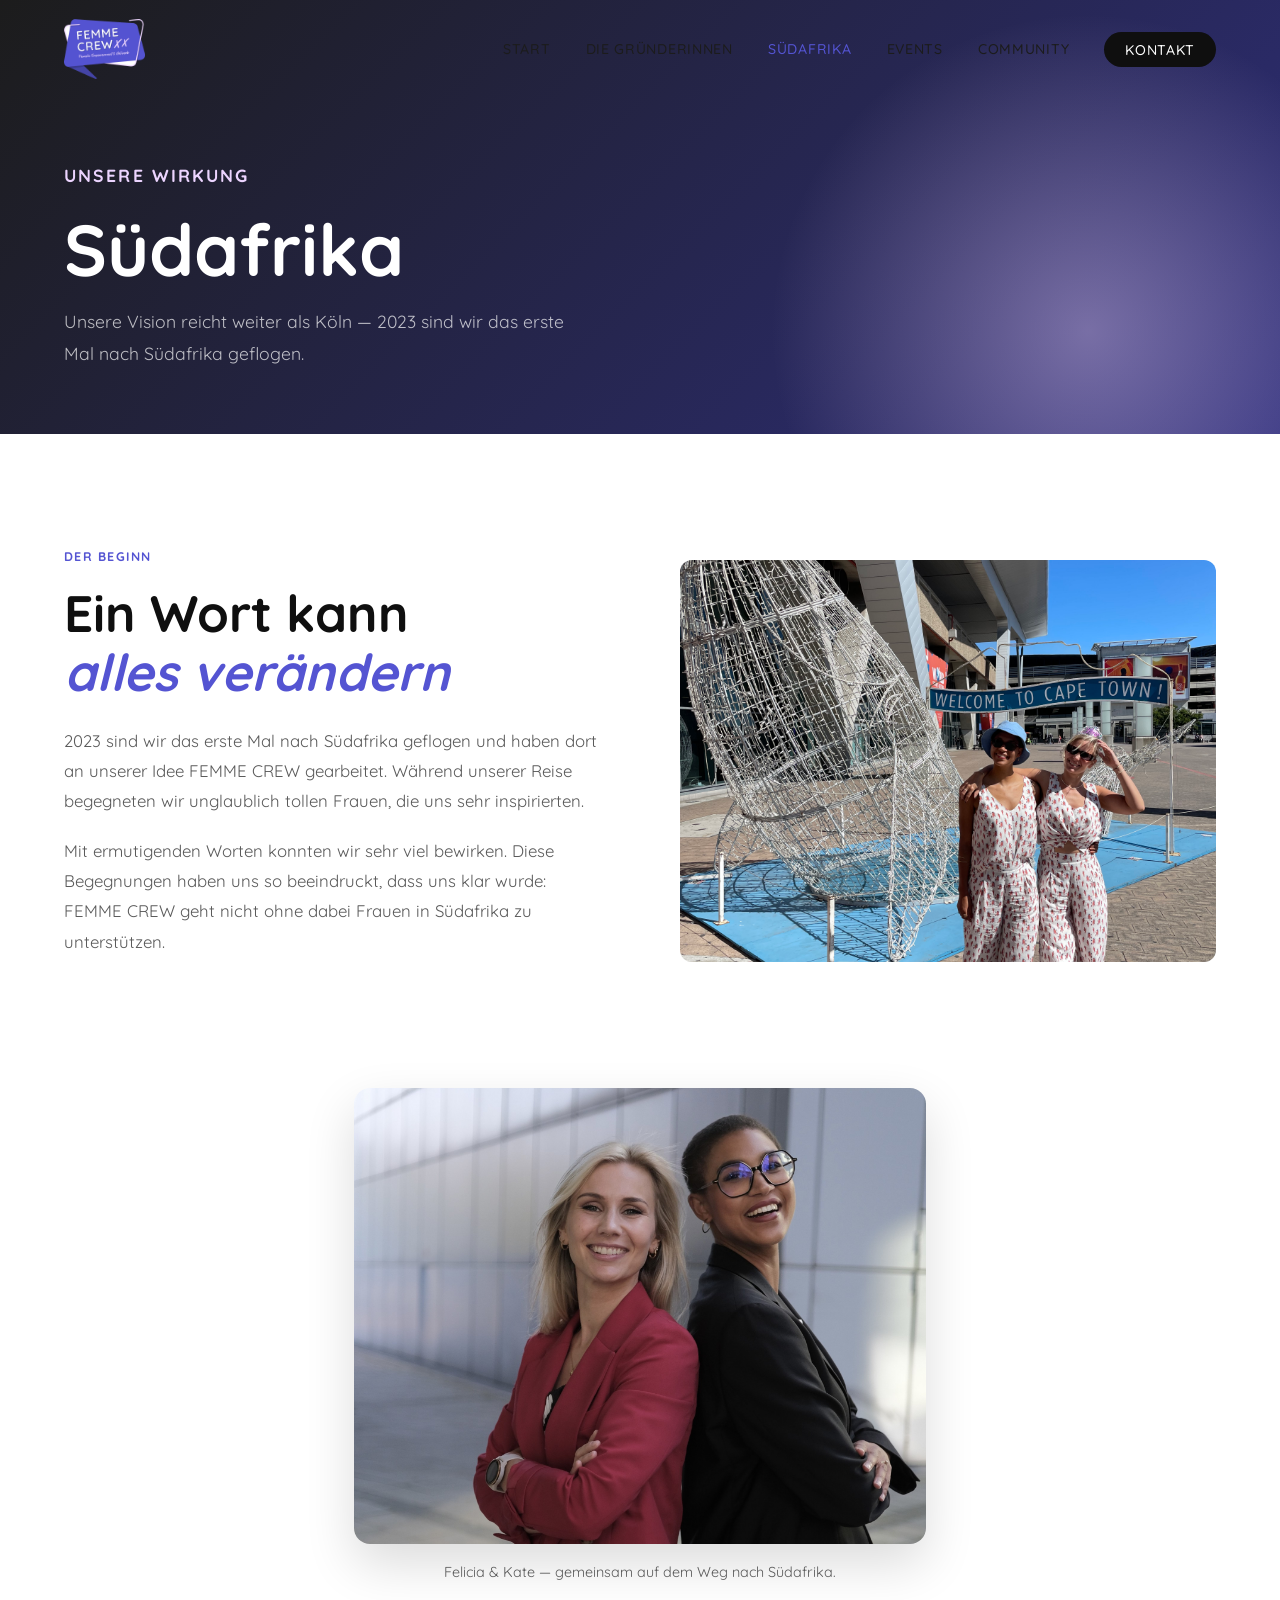
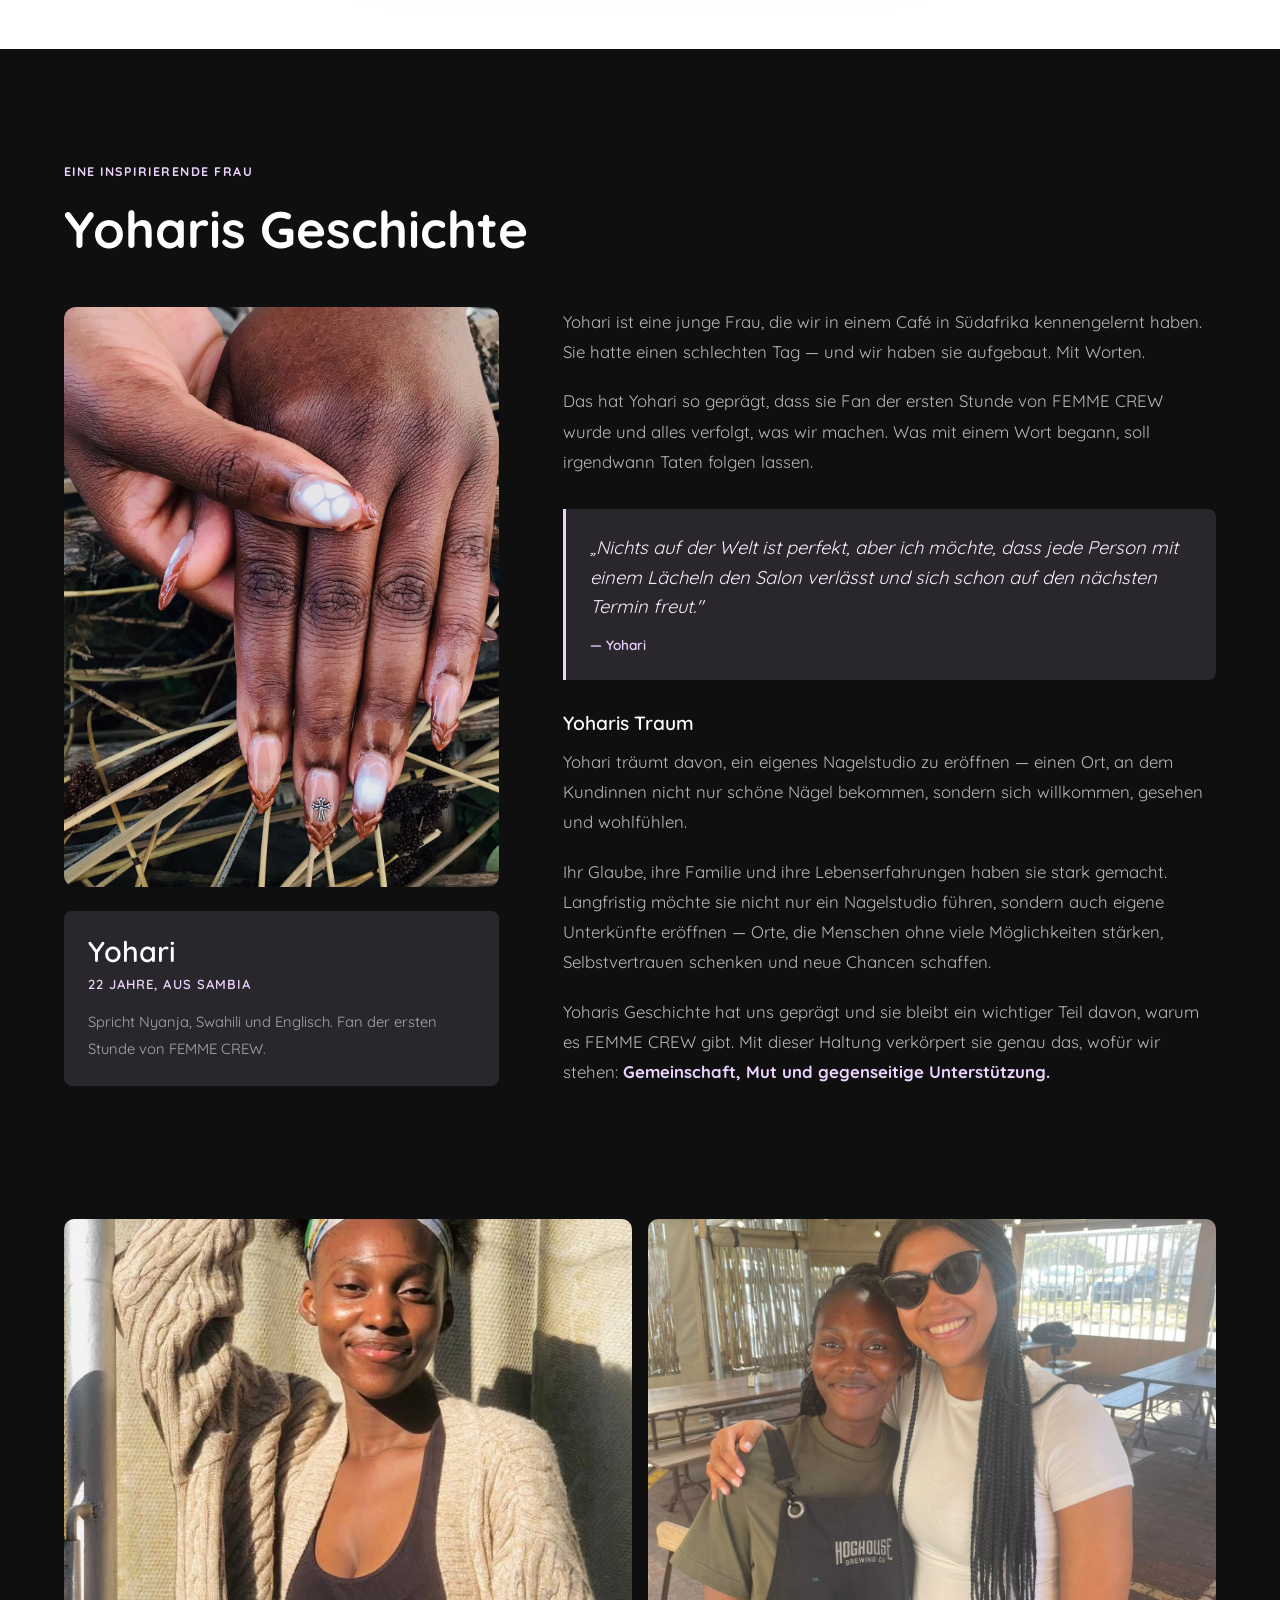
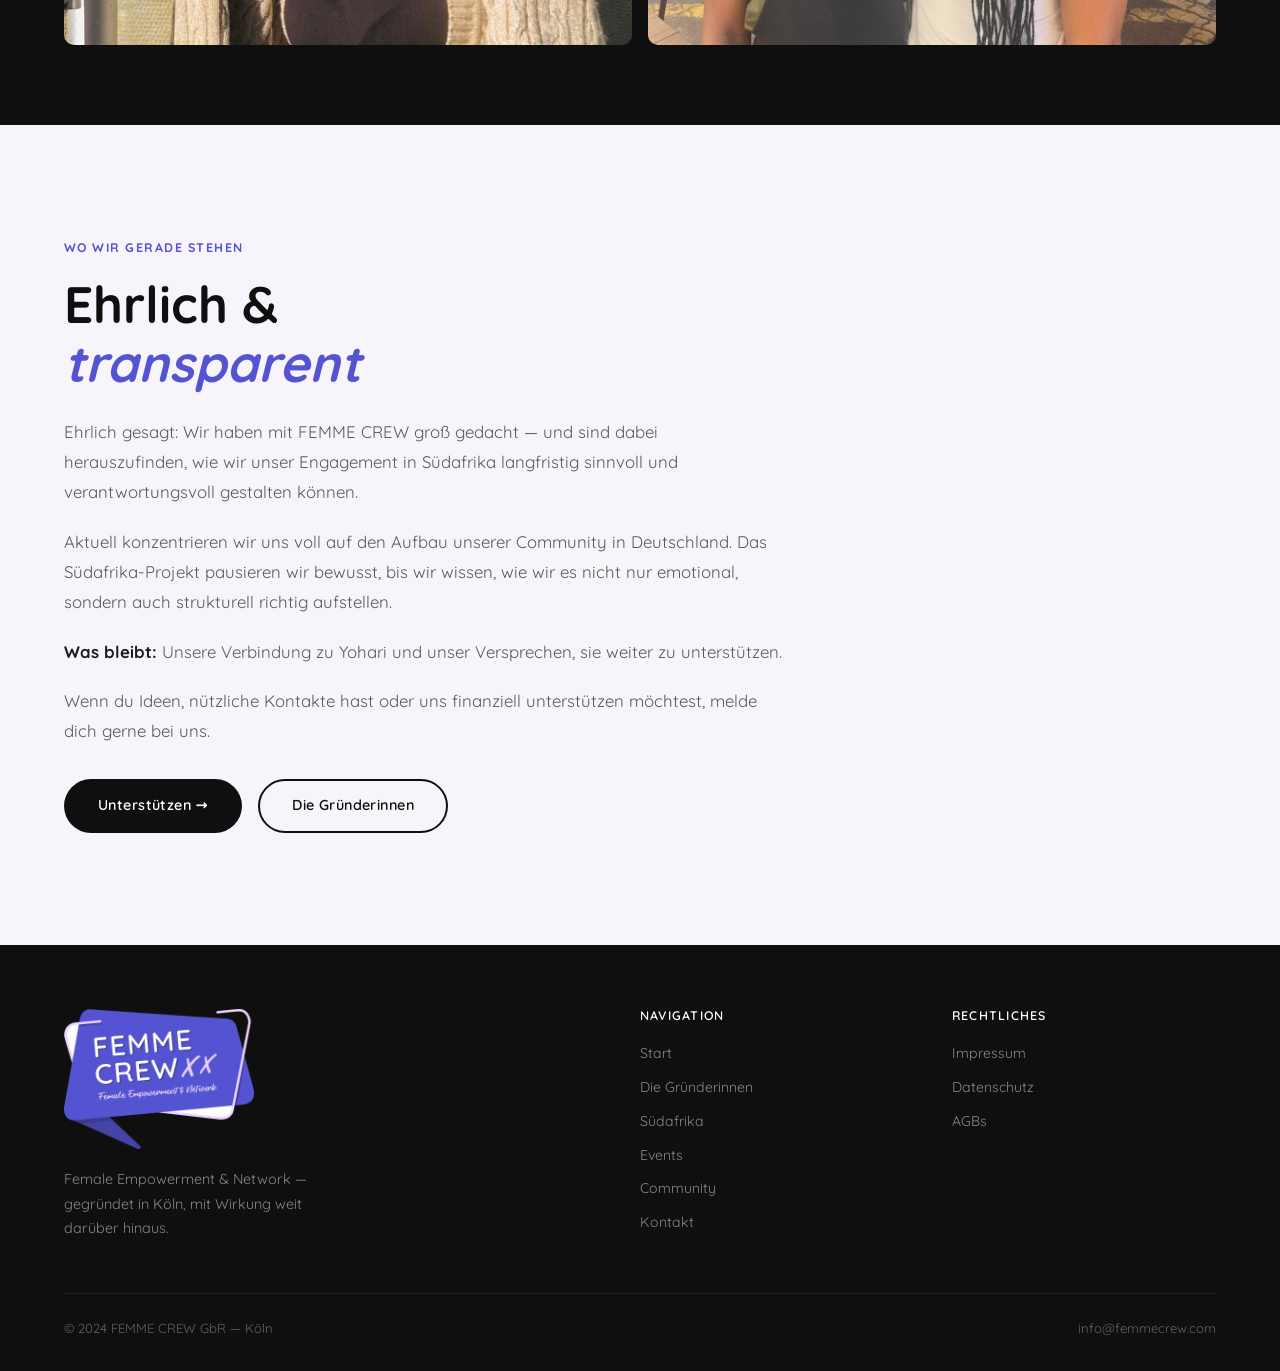
<file: suedafrika.html>
<!DOCTYPE html>
<html lang="de">
<head>
  <meta charset="UTF-8" />
  <meta name="viewport" content="width=device-width, initial-scale=1.0" />
  <title>Südafrika — FEMME CREW</title>
  <meta name="description" content="Unsere Vision reicht weiter als Köln — erfahre mehr über FEMMEs Engagement in Südafrika und Yoharis Geschichte." />
  <link rel="preconnect" href="https://fonts.googleapis.com" />
  <link rel="preconnect" href="https://fonts.gstatic.com" crossorigin />
  <link href="https://fonts.googleapis.com/css2?family=Quicksand:wght@400;500;600;700&display=swap" rel="stylesheet" />
  <link rel="icon" href="favicon.ico" sizes="any" />
  <link rel="icon" type="image/png" href="images/favicon-32.png" sizes="32x32" />
  <link rel="icon" type="image/png" href="images/favicon-192.png" sizes="192x192" />
  <link rel="apple-touch-icon" href="images/apple-touch-icon.png" />
  <link rel="stylesheet" href="css/style.css" />
</head>
<body>

  <nav class="nav scrolled">
    <a href="index.html" class="nav-logo">
      <img src="images/femme-crew-logo.png" srcset="images/femme-crew-logo.png 1x, images/femme-crew-logo@2x.png 2x" alt="FEMME CREW — Female Empowerment &amp; Network" width="800" height="592" />
    </a>
    <ul class="nav-links">
      <li><a href="index.html">Start</a></li>
      <li><a href="gruenderinnen.html">Die Gründerinnen</a></li>
      <li><a href="suedafrika.html">Südafrika</a></li>
      <li><a href="vergangene-veranstaltungen.html">Events</a></li>
      <li><a href="community.html">Community</a></li>
      <li><a href="kontakt.html" class="btn-nav">Kontakt</a></li>
    </ul>
    <button class="hamburger" aria-label="Menü öffnen">
      <span></span><span></span><span></span>
    </button>
  </nav>

  <div class="mobile-menu">
    <button class="mobile-menu-close">✕</button>
    <a href="index.html">Start</a>
    <a href="gruenderinnen.html">Die Gründerinnen</a>
    <a href="suedafrika.html">Südafrika</a>
    <a href="vergangene-veranstaltungen.html">Events</a>
    <a href="community.html">Community</a>
    <a href="kontakt.html">Kontakt</a>
  </div>

  <header class="page-header" style="background: linear-gradient(135deg, #1c1c1c, var(--lilac-deep));">
    <div class="page-header-inner">
      <p class="section-label" style="color: var(--lilac);">Unsere Wirkung</p>
      <h1 style="color: var(--white);">Südafrika</h1>
      <p style="color: rgba(255,255,255,0.7);">Unsere Vision reicht weiter als Köln — 2023 sind wir das erste Mal nach Südafrika geflogen.</p>
    </div>
  </header>

  <!-- INTRO -->
  <section class="section">
    <div class="section-inner">
      <div style="display: grid; grid-template-columns: 1fr 1fr; gap: 5rem; align-items: center;" class="southafrica-grid">
        <div>
          <p class="section-label reveal">Der Beginn</p>
          <h2 class="section-title reveal">Ein Wort kann<br /><em>alles verändern</em></h2>
          <div class="prose reveal">
            <p>2023 sind wir das erste Mal nach Südafrika geflogen und haben dort an unserer Idee FEMME CREW gearbeitet. Während unserer Reise begegneten wir unglaublich tollen Frauen, die uns sehr inspirierten.</p>
            <p>Mit ermutigenden Worten konnten wir sehr viel bewirken. Diese Begegnungen haben uns so beeindruckt, dass uns klar wurde: FEMME CREW geht nicht ohne dabei Frauen in Südafrika zu unterstützen.</p>
          </div>
        </div>
        <div class="southafrica-visual reveal" style="aspect-ratio: 4/3; border-radius: 12px; overflow: hidden;">
          <img src="images/img_3280.jpeg" alt="FEMME CREW in Südafrika" style="width:100%;height:100%;object-fit:cover;" />
        </div>
      </div>
    </div>
  </section>

  <!-- FELICIA & KATE -->
  <div class="reveal" style="max-width: 700px; margin: 0 auto; padding: 0 5% 4rem; text-align: center;">
    <div style="border-radius: 16px; overflow: hidden; box-shadow: 0 20px 50px rgba(0,0,0,0.14);">
      <img src="images/bild-ueber-uns.jpg" alt="Felicia und Kate im Partnerlook" style="width:100%;height:auto;display:block;" />
    </div>
    <p style="margin-top: 1rem; font-size: 0.9rem; color: var(--mid);">Felicia &amp; Kate — gemeinsam auf dem Weg nach Südafrika.</p>
  </div>

  <!-- YOHARI -->
  <section class="section" style="background: var(--black);">
    <div class="section-inner">
      <p class="section-label reveal" style="color: var(--lilac);">Eine inspirierende Frau</p>
      <h2 class="section-title reveal" style="color: var(--white);">Yoharis Geschichte</h2>

      <div style="display: grid; grid-template-columns: 1fr 1.5fr; gap: 4rem; align-items: start; margin-top: 3rem;" class="southafrica-grid">
        <div class="reveal">
          <div style="border-radius: 12px; overflow: hidden; aspect-ratio: 3/4;">
            <img src="images/whatsapp-image-2025-10-28-at-22.47.18-1.jpeg" alt="Yohari" style="width:100%;height:100%;object-fit:cover;" />
          </div>
          <div style="margin-top: 1.5rem; padding: 1.5rem; background: rgba(236,212,255,0.12); border-radius: 8px;">
            <h3 style="color: var(--white); margin-bottom: 0.3rem;">Yohari</h3>
            <p style="color: var(--lilac); font-size: 0.82rem; font-weight: 600; text-transform: uppercase; letter-spacing: 0.08em; margin-bottom: 0.8rem;">22 Jahre, aus Sambia</p>
            <p style="color: rgba(255,255,255,0.6); font-size: 0.92rem;">Spricht Nyanja, Swahili und Englisch. Fan der ersten Stunde von FEMME CREW.</p>
          </div>
        </div>

        <div>
          <div class="prose reveal" style="max-width: 100%;">
            <p style="color: rgba(255,255,255,0.7);">Yohari ist eine junge Frau, die wir in einem Café in Südafrika kennengelernt haben. Sie hatte einen schlechten Tag — und wir haben sie aufgebaut. Mit Worten.</p>
            <p style="color: rgba(255,255,255,0.7);">Das hat Yohari so geprägt, dass sie Fan der ersten Stunde von FEMME CREW wurde und alles verfolgt, was wir machen. Was mit einem Wort begann, soll irgendwann Taten folgen lassen.</p>
          </div>

          <blockquote class="southafrica-quote reveal">
            „Nichts auf der Welt ist perfekt, aber ich möchte, dass jede Person mit einem Lächeln den Salon verlässt und sich schon auf den nächsten Termin freut."
            <cite style="display: block; margin-top: 0.8rem; font-size: 0.85rem; color: var(--lilac); font-style: normal; font-weight: 600;">— Yohari</cite>
          </blockquote>

          <div class="prose reveal" style="max-width: 100%;">
            <h3 style="color: var(--white);">Yoharis Traum</h3>
            <p style="color: rgba(255,255,255,0.7);">Yohari träumt davon, ein eigenes Nagelstudio zu eröffnen — einen Ort, an dem Kundinnen nicht nur schöne Nägel bekommen, sondern sich willkommen, gesehen und wohlfühlen.</p>
            <p style="color: rgba(255,255,255,0.7);">Ihr Glaube, ihre Familie und ihre Lebenserfahrungen haben sie stark gemacht. Langfristig möchte sie nicht nur ein Nagelstudio führen, sondern auch eigene Unterkünfte eröffnen — Orte, die Menschen ohne viele Möglichkeiten stärken, Selbstvertrauen schenken und neue Chancen schaffen.</p>
            <p style="color: rgba(255,255,255,0.7);">Yoharis Geschichte hat uns geprägt und sie bleibt ein wichtiger Teil davon, warum es FEMME CREW gibt. Mit dieser Haltung verkörpert sie genau das, wofür wir stehen: <strong style="color: var(--lilac);">Gemeinschaft, Mut und gegenseitige Unterstützung.</strong></p>
          </div>
        </div>
      </div>
    </div>
  </section>

  <!-- SA PHOTO STRIP -->
  <section style="background: var(--black); padding: 0 5% 5rem;">
    <div style="max-width:1200px;margin:0 auto;display:grid;grid-template-columns:1fr 1fr;gap:1rem;">
      <div style="border-radius:10px;overflow:hidden;aspect-ratio:4/3;">
        <img src="images/whatsapp-image-2025-10-28-at-23.06.01-edited-1.jpeg" alt="FEMME CREW Südafrika" style="width:100%;height:100%;object-fit:cover;" />
      </div>
      <div style="border-radius:10px;overflow:hidden;aspect-ratio:4/3;">
        <img src="images/whatsapp-image-2025-11-04-at-16.55.42.jpeg" alt="FEMME CREW Südafrika" style="width:100%;height:100%;object-fit:cover;" />
      </div>
    </div>
  </section>

  <!-- CURRENT STATUS -->
  <section class="section" style="background: var(--light);">
    <div class="section-inner">
      <div style="max-width: 720px;">
        <p class="section-label reveal">Wo wir gerade stehen</p>
        <h2 class="section-title reveal">Ehrlich &amp;<br /><em>transparent</em></h2>
        <div class="prose reveal">
          <p>Ehrlich gesagt: Wir haben mit FEMME CREW groß gedacht — und sind dabei herauszufinden, wie wir unser Engagement in Südafrika langfristig sinnvoll und verantwortungsvoll gestalten können.</p>
          <p>Aktuell konzentrieren wir uns voll auf den Aufbau unserer Community in Deutschland. Das Südafrika-Projekt pausieren wir bewusst, bis wir wissen, wie wir es nicht nur emotional, sondern auch strukturell richtig aufstellen.</p>
          <p><strong>Was bleibt:</strong> Unsere Verbindung zu Yohari und unser Versprechen, sie weiter zu unterstützen.</p>
          <p>Wenn du Ideen, nützliche Kontakte hast oder uns finanziell unterstützen möchtest, melde dich gerne bei uns.</p>
        </div>
        <div class="reveal" style="margin-top: 2rem; display: flex; gap: 1rem; flex-wrap: wrap;">
          <a href="kontakt.html" class="btn btn-primary">Unterstützen →</a>
          <a href="gruenderinnen.html" class="btn btn-outline">Die Gründerinnen</a>
        </div>
      </div>
    </div>
  </section>

  <footer class="footer">
    <div class="footer-grid">
      <div class="footer-brand">
        <a href="index.html"><img class="footer-logo" src="images/femme-crew-logo.png" alt="FEMME CREW — Female Empowerment &amp; Network" width="800" height="592" /></a>
        <p>Female Empowerment &amp; Network — gegründet in Köln, mit Wirkung weit darüber hinaus.</p>
      </div>
      <div class="footer-links">
        <h4>Navigation</h4>
        <a href="index.html">Start</a>
        <a href="gruenderinnen.html">Die Gründerinnen</a>
        <a href="suedafrika.html">Südafrika</a>
        <a href="vergangene-veranstaltungen.html">Events</a>
        <a href="community.html">Community</a>
        <a href="kontakt.html">Kontakt</a>
      </div>
      <div class="footer-links">
        <h4>Rechtliches</h4>
        <a href="impressum.html">Impressum</a>
        <a href="datenschutz.html">Datenschutz</a>
        <a href="agb.html">AGBs</a>
      </div>
    </div>
    <div class="footer-bottom">
      <span>© 2024 FEMME CREW GbR — Köln</span>
      <span>info@femmecrew.com</span>
    </div>
  </footer>

  <script src="js/main.js"></script>
</body>
</html>
</file>
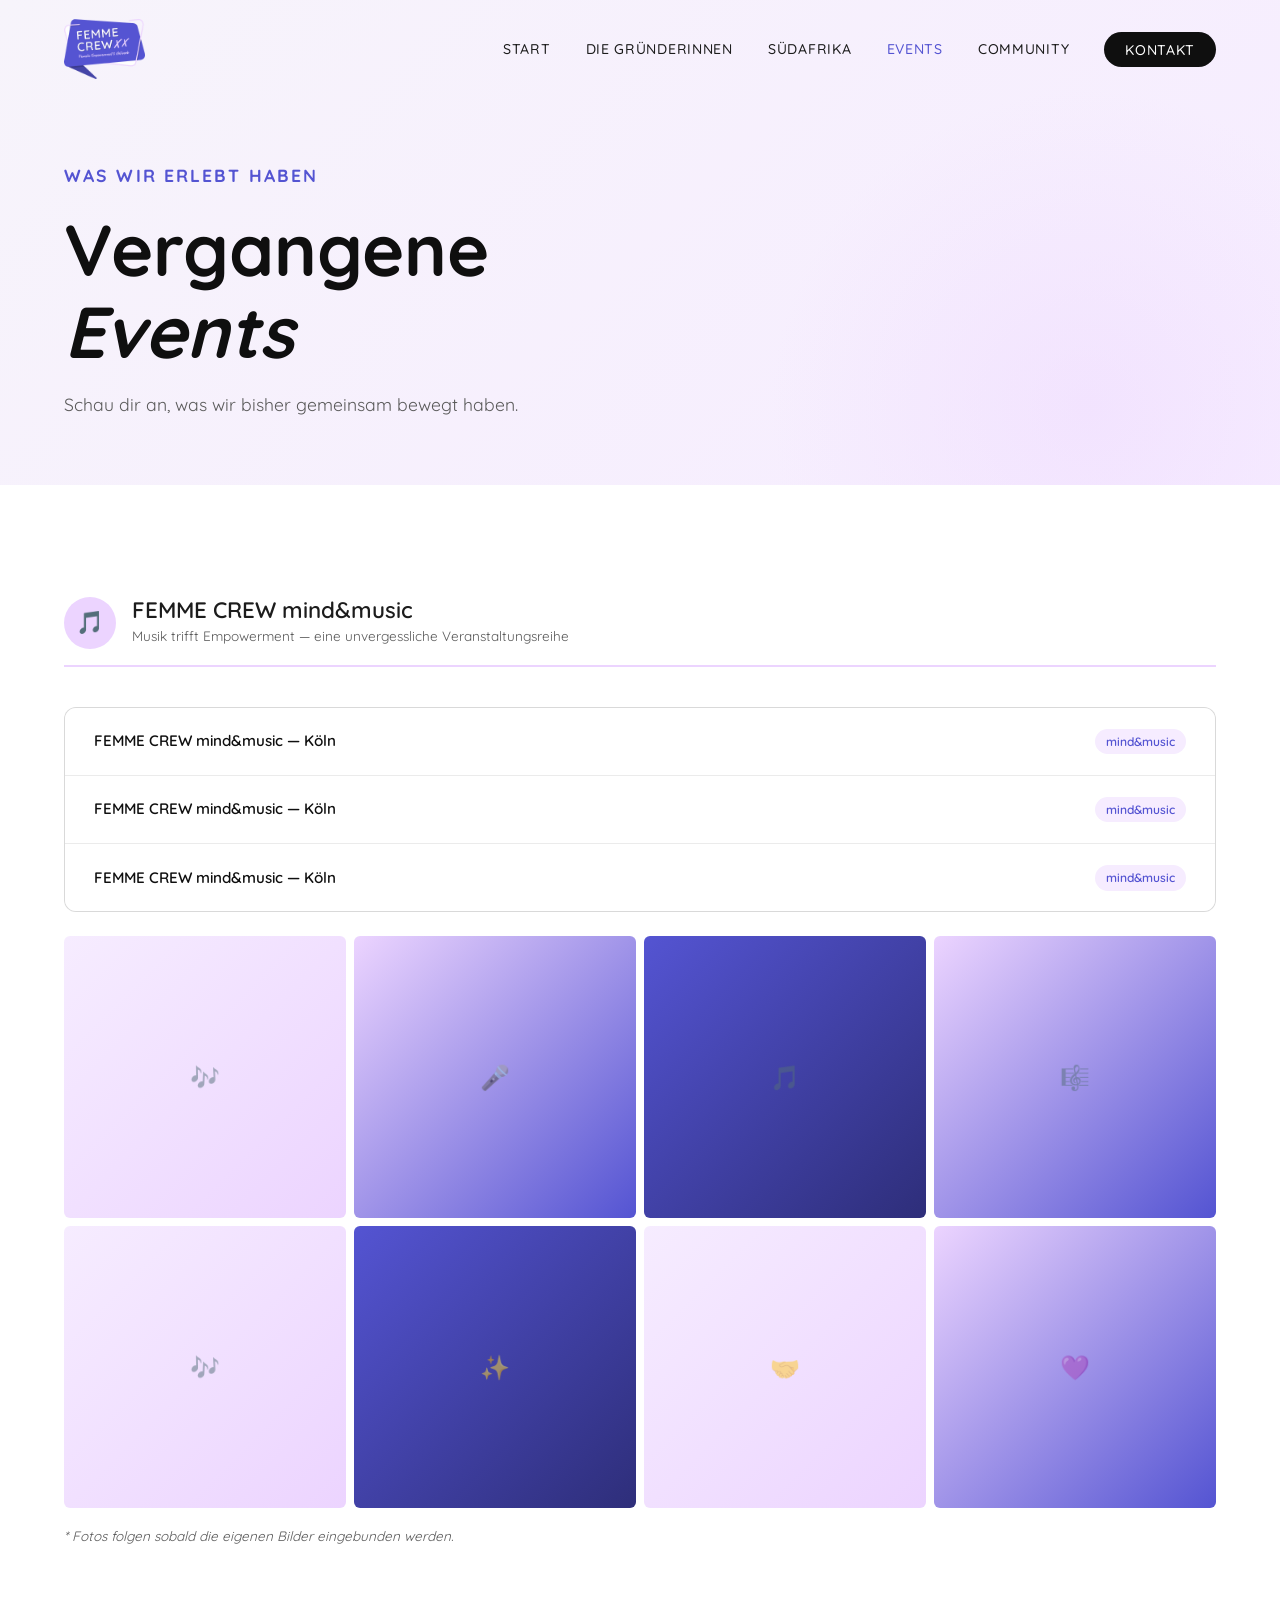
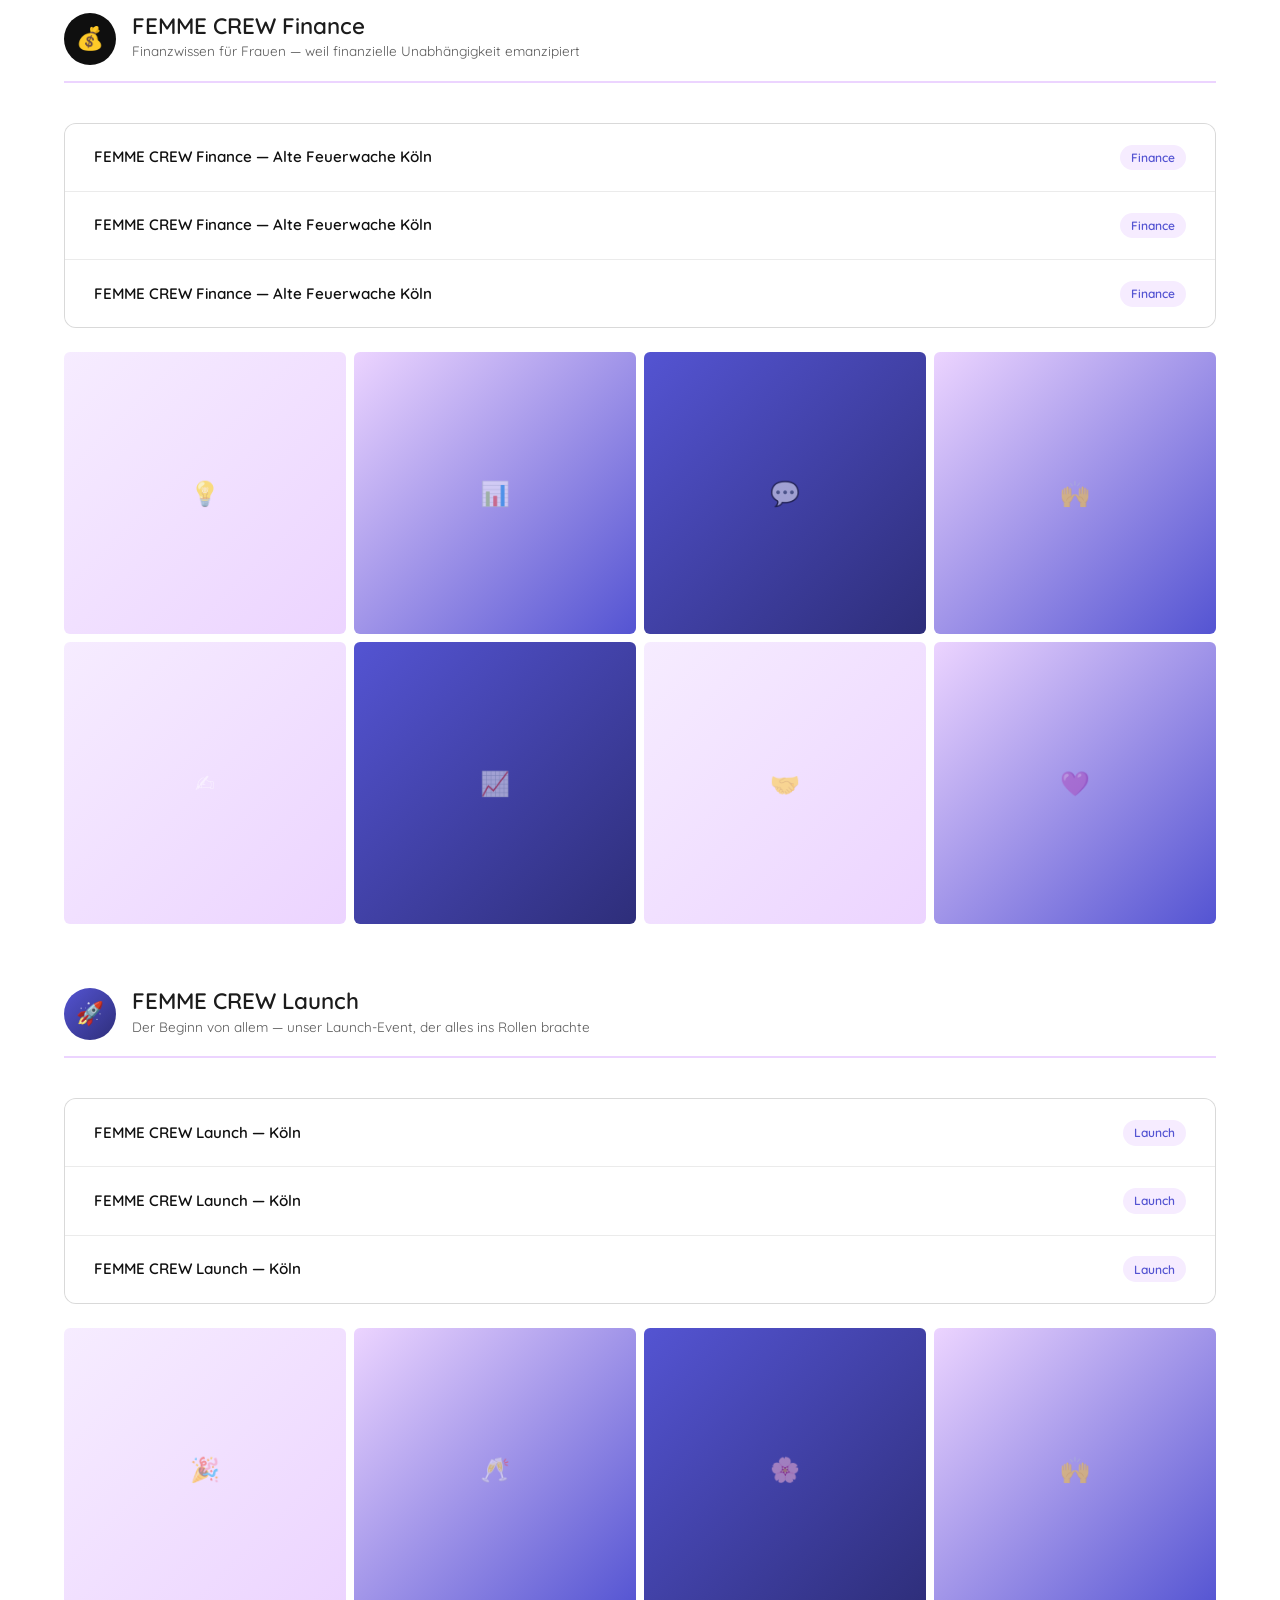
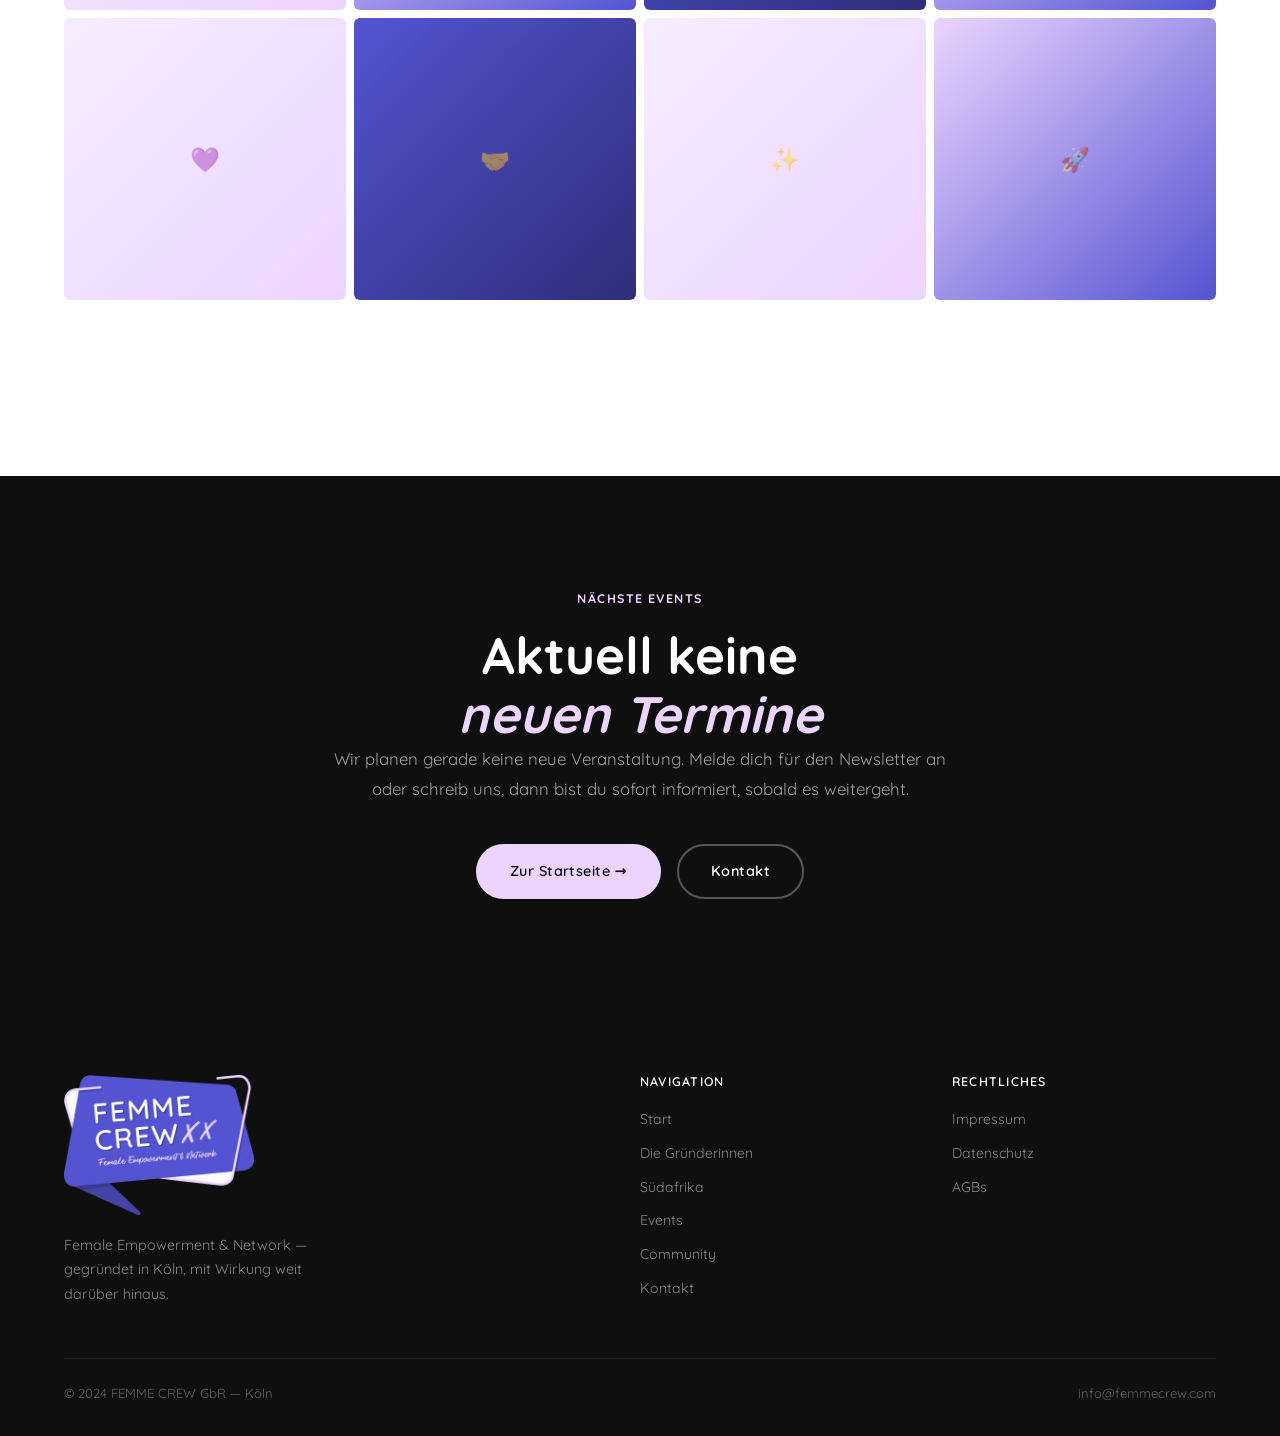
<file: vergangene-veranstaltungen.html>
<!DOCTYPE html>
<html lang="de">
<head>
  <meta charset="UTF-8" />
  <meta name="viewport" content="width=device-width, initial-scale=1.0" />
  <title>Vergangene Veranstaltungen — FEMME CREW</title>
  <meta name="description" content="Schau dir an, was wir gemeinsam erlebt haben — vergangene FEMME CREW Events." />
  <link rel="preconnect" href="https://fonts.googleapis.com" />
  <link rel="preconnect" href="https://fonts.gstatic.com" crossorigin />
  <link href="https://fonts.googleapis.com/css2?family=Quicksand:wght@400;500;600;700&display=swap" rel="stylesheet" />
  <link rel="icon" href="favicon.ico" sizes="any" />
  <link rel="icon" type="image/png" href="images/favicon-32.png" sizes="32x32" />
  <link rel="icon" type="image/png" href="images/favicon-192.png" sizes="192x192" />
  <link rel="apple-touch-icon" href="images/apple-touch-icon.png" />
  <link rel="stylesheet" href="css/style.css" />
  <style>
    .event-series {
      margin-bottom: 4rem;
    }
    .event-series-header {
      display: flex;
      align-items: center;
      gap: 1rem;
      margin-bottom: 2rem;
      padding-bottom: 1rem;
      border-bottom: 2px solid var(--lilac);
    }
    .event-series-icon {
      width: 52px; height: 52px;
      background: var(--lilac);
      border-radius: 50%;
      display: flex;
      align-items: center;
      justify-content: center;
      font-size: 1.4rem;
      flex-shrink: 0;
    }
    .event-series-header h3 { margin: 0; font-size: 1.4rem; }
    .event-series-header p { margin: 0; font-size: 0.85rem; color: var(--mid); }

    .photo-grid {
      display: grid;
      grid-template-columns: repeat(4, 1fr);
      gap: 0.5rem;
      margin-top: 1.5rem;
    }
    .photo-placeholder {
      aspect-ratio: 1;
      background: linear-gradient(135deg, var(--lilac-light), var(--lilac));
      border-radius: 6px;
      display: flex;
      align-items: center;
      justify-content: center;
      font-size: 1.5rem;
      color: rgba(255,255,255,0.5);
      transition: transform 0.2s ease, filter 0.2s ease;
      cursor: pointer;
    }
    .photo-placeholder:hover { transform: scale(1.03); filter: brightness(1.08); }
    .photo-placeholder:nth-child(2n) { background: linear-gradient(135deg, var(--lilac), var(--lilac-dark)); }
    .photo-placeholder:nth-child(3n) { background: linear-gradient(135deg, var(--lilac-dark), var(--lilac-deep)); }

    @media (max-width: 700px) {
      .photo-grid { grid-template-columns: repeat(3, 1fr); }
    }
    @media (max-width: 480px) {
      .photo-grid { grid-template-columns: repeat(2, 1fr); }
    }
  </style>
</head>
<body>

  <nav class="nav scrolled">
    <a href="index.html" class="nav-logo">
      <img src="images/femme-crew-logo.png" srcset="images/femme-crew-logo.png 1x, images/femme-crew-logo@2x.png 2x" alt="FEMME CREW — Female Empowerment &amp; Network" width="800" height="592" />
    </a>
    <ul class="nav-links">
      <li><a href="index.html">Start</a></li>
      <li><a href="gruenderinnen.html">Die Gründerinnen</a></li>
      <li><a href="suedafrika.html">Südafrika</a></li>
      <li><a href="vergangene-veranstaltungen.html">Events</a></li>
      <li><a href="community.html">Community</a></li>
      <li><a href="kontakt.html" class="btn-nav">Kontakt</a></li>
    </ul>
    <button class="hamburger" aria-label="Menü öffnen">
      <span></span><span></span><span></span>
    </button>
  </nav>

  <div class="mobile-menu">
    <button class="mobile-menu-close">✕</button>
    <a href="index.html">Start</a>
    <a href="gruenderinnen.html">Die Gründerinnen</a>
    <a href="suedafrika.html">Südafrika</a>
    <a href="vergangene-veranstaltungen.html">Events</a>
    <a href="community.html">Community</a>
    <a href="kontakt.html">Kontakt</a>
  </div>

  <header class="page-header">
    <div class="page-header-inner">
      <p class="section-label">Was wir erlebt haben</p>
      <h1>Vergangene<br /><em>Events</em></h1>
      <p>Schau dir an, was wir bisher gemeinsam bewegt haben.</p>
    </div>
  </header>

  <section class="section">
    <div class="section-inner">

      <!-- mind&music -->
      <div class="event-series reveal">
        <div class="event-series-header">
          <div class="event-series-icon">🎵</div>
          <div>
            <h3>FEMME CREW mind&amp;music</h3>
            <p>Musik trifft Empowerment — eine unvergessliche Veranstaltungsreihe</p>
          </div>
        </div>
        <div class="past-events-list">
          <div class="past-event-item">
            <span class="past-event-name">FEMME CREW mind&amp;music — Köln</span>
            <span class="past-event-tag">mind&amp;music</span>
          </div>
          <div class="past-event-item">
            <span class="past-event-name">FEMME CREW mind&amp;music — Köln</span>
            <span class="past-event-tag">mind&amp;music</span>
          </div>
          <div class="past-event-item">
            <span class="past-event-name">FEMME CREW mind&amp;music — Köln</span>
            <span class="past-event-tag">mind&amp;music</span>
          </div>
        </div>
        <div class="photo-grid" style="margin-top: 1.5rem;">
          <div class="photo-placeholder">🎶</div>
          <div class="photo-placeholder">🎤</div>
          <div class="photo-placeholder">🎵</div>
          <div class="photo-placeholder">🎼</div>
          <div class="photo-placeholder">🎶</div>
          <div class="photo-placeholder">✨</div>
          <div class="photo-placeholder">🤝</div>
          <div class="photo-placeholder">💜</div>
        </div>
        <p style="font-size: 0.85rem; color: var(--mid); margin-top: 1rem; font-style: italic;">
          * Fotos folgen sobald die eigenen Bilder eingebunden werden.
        </p>
      </div>

      <!-- Finance -->
      <div class="event-series reveal">
        <div class="event-series-header">
          <div class="event-series-icon" style="background: var(--black);">💰</div>
          <div>
            <h3>FEMME CREW Finance</h3>
            <p>Finanzwissen für Frauen — weil finanzielle Unabhängigkeit emanzipiert</p>
          </div>
        </div>
        <div class="past-events-list">
          <div class="past-event-item">
            <span class="past-event-name">FEMME CREW Finance — Alte Feuerwache Köln</span>
            <span class="past-event-tag">Finance</span>
          </div>
          <div class="past-event-item">
            <span class="past-event-name">FEMME CREW Finance — Alte Feuerwache Köln</span>
            <span class="past-event-tag">Finance</span>
          </div>
          <div class="past-event-item">
            <span class="past-event-name">FEMME CREW Finance — Alte Feuerwache Köln</span>
            <span class="past-event-tag">Finance</span>
          </div>
        </div>
        <div class="photo-grid" style="margin-top: 1.5rem;">
          <div class="photo-placeholder">💡</div>
          <div class="photo-placeholder">📊</div>
          <div class="photo-placeholder">💬</div>
          <div class="photo-placeholder">🙌</div>
          <div class="photo-placeholder">✍️</div>
          <div class="photo-placeholder">📈</div>
          <div class="photo-placeholder">🤝</div>
          <div class="photo-placeholder">💜</div>
        </div>
      </div>

      <!-- Launch -->
      <div class="event-series reveal">
        <div class="event-series-header">
          <div class="event-series-icon" style="background: linear-gradient(135deg, var(--lilac-dark), var(--lilac-deep));">🚀</div>
          <div>
            <h3>FEMME CREW Launch</h3>
            <p>Der Beginn von allem — unser Launch-Event, der alles ins Rollen brachte</p>
          </div>
        </div>
        <div class="past-events-list">
          <div class="past-event-item">
            <span class="past-event-name">FEMME CREW Launch — Köln</span>
            <span class="past-event-tag">Launch</span>
          </div>
          <div class="past-event-item">
            <span class="past-event-name">FEMME CREW Launch — Köln</span>
            <span class="past-event-tag">Launch</span>
          </div>
          <div class="past-event-item">
            <span class="past-event-name">FEMME CREW Launch — Köln</span>
            <span class="past-event-tag">Launch</span>
          </div>
        </div>
        <div class="photo-grid" style="margin-top: 1.5rem;">
          <div class="photo-placeholder">🎉</div>
          <div class="photo-placeholder">🥂</div>
          <div class="photo-placeholder">🌸</div>
          <div class="photo-placeholder">🙌</div>
          <div class="photo-placeholder">💜</div>
          <div class="photo-placeholder">🤝</div>
          <div class="photo-placeholder">✨</div>
          <div class="photo-placeholder">🚀</div>
        </div>
      </div>

    </div>
  </section>

  <!-- NEXT EVENT CTA -->
  <section class="section" style="background: var(--black);">
    <div class="section-inner" style="text-align: center; max-width: 640px; margin: 0 auto;">
      <p class="section-label reveal" style="color: var(--lilac);">Nächste Events</p>
      <h2 class="reveal" style="color: var(--white);">Aktuell keine<br /><em style="color: var(--lilac);">neuen Termine</em></h2>
      <p class="reveal" style="color: rgba(255,255,255,0.6); margin-bottom: 2.5rem;">Wir planen gerade keine neue Veranstaltung. Melde dich für den Newsletter an oder schreib uns, dann bist du sofort informiert, sobald es weitergeht.</p>
      <div class="reveal" style="display: flex; gap: 1rem; justify-content: center; flex-wrap: wrap;">
        <a href="index.html#events" class="btn btn-lilac">Zur Startseite →</a>
        <a href="kontakt.html" class="btn btn-outline" style="color: white; border-color: rgba(255,255,255,0.3);">Kontakt</a>
      </div>
    </div>
  </section>

  <footer class="footer">
    <div class="footer-grid">
      <div class="footer-brand">
        <a href="index.html"><img class="footer-logo" src="images/femme-crew-logo.png" alt="FEMME CREW — Female Empowerment &amp; Network" width="800" height="592" /></a>
        <p>Female Empowerment &amp; Network — gegründet in Köln, mit Wirkung weit darüber hinaus.</p>
      </div>
      <div class="footer-links">
        <h4>Navigation</h4>
        <a href="index.html">Start</a>
        <a href="gruenderinnen.html">Die Gründerinnen</a>
        <a href="suedafrika.html">Südafrika</a>
        <a href="vergangene-veranstaltungen.html">Events</a>
        <a href="community.html">Community</a>
        <a href="kontakt.html">Kontakt</a>
      </div>
      <div class="footer-links">
        <h4>Rechtliches</h4>
        <a href="impressum.html">Impressum</a>
        <a href="datenschutz.html">Datenschutz</a>
        <a href="agb.html">AGBs</a>
      </div>
    </div>
    <div class="footer-bottom">
      <span>© 2024 FEMME CREW GbR — Köln</span>
      <span>info@femmecrew.com</span>
    </div>
  </footer>

  <script src="js/main.js"></script>
</body>
</html>
</file>
<file: css/style.css>
:root {
  --lilac: #ECD4FF;
  --lilac-light: #f6ecff;
  --lilac-dark: #5454D2;
  --lilac-deep: #2e2e7a;
  --black: #0f0f0f;
  --dark: #1c1c1c;
  --mid: #5a5a5a;
  --light: #f7f4fb;
  --white: #ffffff;
  --font-heading: 'Quicksand', system-ui, sans-serif;
  --font-body: 'Quicksand', system-ui, sans-serif;
  --radius: 2px;
  --transition: 0.3s ease;
}

*, *::before, *::after { box-sizing: border-box; margin: 0; padding: 0; }

html { scroll-behavior: smooth; font-size: 16px; }

body {
  font-family: var(--font-body);
  color: var(--dark);
  background: var(--white);
  line-height: 1.6;
  overflow-x: hidden;
}

a { color: inherit; text-decoration: none; }
img { max-width: 100%; height: auto; display: block; }
ul { list-style: none; }

/* ─── TYPOGRAPHY ─────────────────────────────────── */
h1, h2, h3, h4 { font-family: var(--font-heading); line-height: 1.15; }
h1 { font-size: clamp(2.8rem, 7vw, 6rem); font-weight: 700; }
h2 { font-size: clamp(2rem, 4.5vw, 3.2rem); font-weight: 700; }
h3 { font-size: clamp(1.3rem, 2.5vw, 1.8rem); font-weight: 600; }
h4 { font-size: 1.1rem; font-weight: 600; letter-spacing: 0.06em; text-transform: uppercase; }
p { font-size: 1.05rem; color: var(--mid); line-height: 1.8; }

/* ─── NAV ────────────────────────────────────────── */
.nav {
  position: fixed;
  top: 0; left: 0; right: 0;
  z-index: 100;
  display: flex;
  align-items: center;
  justify-content: space-between;
  padding: 1.2rem 5%;
  transition: background var(--transition), box-shadow var(--transition);
}
.nav.scrolled {
  background: rgba(255,255,255,0.96);
  backdrop-filter: blur(12px);
  box-shadow: 0 1px 0 rgba(0,0,0,0.08);
}
.nav-logo {
  display: flex;
  align-items: center;
  font-family: var(--font-heading);
  font-size: 1.4rem;
  font-weight: 700;
  letter-spacing: 0.04em;
  color: var(--black);
}
.nav-logo span { color: var(--lilac-dark); }
.nav-logo img { height: 60px; width: auto; display: block; }
.nav-links { display: flex; gap: 2.2rem; align-items: center; }
.nav-links a {
  font-size: 0.88rem;
  font-weight: 500;
  letter-spacing: 0.05em;
  text-transform: uppercase;
  color: var(--dark);
  transition: color var(--transition);
}
.nav-links a:hover { color: var(--lilac-dark); }
.nav-links .btn-nav {
  background: var(--black);
  color: var(--white);
  padding: 0.55rem 1.3rem;
  border-radius: 100px;
  transition: background var(--transition);
}
.nav-links .btn-nav:hover { background: var(--lilac-dark); color: var(--white); }

.hamburger {
  display: none;
  flex-direction: column;
  gap: 5px;
  cursor: pointer;
  background: none;
  border: none;
  padding: 4px;
}
.hamburger span { display: block; width: 24px; height: 2px; background: var(--black); transition: var(--transition); }

/* Mobile nav */
.mobile-menu {
  display: none;
  position: fixed;
  inset: 0;
  background: var(--white);
  z-index: 99;
  flex-direction: column;
  justify-content: center;
  align-items: center;
  gap: 2rem;
}
.mobile-menu.open { display: flex; }
.mobile-menu a {
  font-family: var(--font-heading);
  font-size: 2rem;
  font-weight: 700;
  color: var(--black);
  transition: color var(--transition);
}
.mobile-menu a:hover { color: var(--lilac-dark); }
.mobile-menu-close {
  position: absolute;
  top: 1.5rem; right: 5%;
  font-size: 2rem;
  background: none;
  border: none;
  cursor: pointer;
  color: var(--black);
}

/* ─── HERO ───────────────────────────────────────── */
.hero {
  min-height: 100svh;
  display: grid;
  grid-template-columns: 1fr 1fr;
  align-items: center;
  padding: 8rem 5% 5rem;
  gap: 4rem;
  background: var(--light);
  position: relative;
  overflow: hidden;
}
.hero::before {
  content: '';
  position: absolute;
  top: -20%; right: -10%;
  width: 60vw; height: 60vw;
  background: radial-gradient(circle, var(--lilac) 0%, transparent 70%);
  opacity: 0.3;
  pointer-events: none;
}
.hero-text { position: relative; z-index: 1; }
.hero-badge {
  display: inline-flex;
  align-items: center;
  gap: 0.5rem;
  background: var(--lilac);
  color: var(--black);
  font-size: 0.78rem;
  font-weight: 600;
  letter-spacing: 0.08em;
  text-transform: uppercase;
  padding: 0.4rem 1rem;
  border-radius: 100px;
  margin-bottom: 1.5rem;
}
.hero-badge::before { content: '✦'; font-size: 0.7rem; }
.hero h1 { margin-bottom: 1.5rem; color: var(--black); }
.hero h1 em { font-style: italic; color: var(--lilac-dark); }
.hero p { max-width: 48ch; margin-bottom: 2.5rem; font-size: 1.1rem; }
.hero p.hero-tagline { margin-bottom: 0.4rem; font-size: 1.25rem; font-weight: 600; color: var(--dark); }
.hero p.hero-subtagline { margin-bottom: 2.2rem; font-size: 0.95rem; font-weight: 700; letter-spacing: 0.06em; text-transform: uppercase; color: var(--lilac-dark); }
.hero-actions { display: flex; gap: 1rem; flex-wrap: wrap; }
.hero-image {
  position: relative;
  border-radius: 12px;
  overflow: hidden;
  aspect-ratio: 3/4;
  background: var(--lilac);
}
.hero-image img { width: 100%; height: 100%; object-fit: cover; }
.hero-image-placeholder {
  width: 100%;
  height: 100%;
  display: flex;
  align-items: center;
  justify-content: center;
  background: linear-gradient(135deg, var(--lilac) 0%, var(--lilac-dark) 100%);
  font-family: var(--font-heading);
  font-size: 5rem;
  color: rgba(255,255,255,0.4);
}

/* ─── BUTTONS ────────────────────────────────────── */
.btn {
  display: inline-flex;
  align-items: center;
  gap: 0.5rem;
  padding: 0.85rem 2rem;
  border-radius: 100px;
  font-size: 0.9rem;
  font-weight: 600;
  letter-spacing: 0.03em;
  transition: all var(--transition);
  cursor: pointer;
  border: 2px solid transparent;
}
.btn-primary { background: var(--black); color: var(--white); }
.btn-primary:hover { background: var(--lilac-dark); border-color: var(--lilac-dark); }
.btn-outline { background: transparent; color: var(--black); border-color: var(--black); }
.btn-outline:hover { background: var(--black); color: var(--white); }
.btn-lilac { background: var(--lilac); color: var(--black); }
.btn-lilac:hover { background: var(--lilac-dark); color: var(--white); }

/* ─── SECTION LAYOUT ─────────────────────────────── */
.section {
  padding: 7rem 5%;
}
.section-inner { max-width: 1200px; margin: 0 auto; }
.section-label {
  font-size: 0.78rem;
  font-weight: 700;
  letter-spacing: 0.12em;
  text-transform: uppercase;
  color: var(--lilac-dark);
  margin-bottom: 1rem;
}
.section-title { margin-bottom: 1.5rem; color: var(--black); }
.section-title em { font-style: italic; color: var(--lilac-dark); }
.section-subtitle { max-width: 60ch; font-size: 1.1rem; margin-bottom: 3rem; }

/* ─── VISION ─────────────────────────────────────── */
.vision { background: var(--light); }
.vision-grid {
  display: grid;
  grid-template-columns: 1fr 1fr;
  gap: 4rem;
  align-items: start;
}
.vision-badge-logo { width: 190px; max-width: 60%; height: auto; margin-bottom: 1.5rem; }
.vision-definitions { font-size: 1.05rem; color: var(--dark); line-height: 1.9; margin: 0.8rem 0 1.3rem; }
.vision-definitions strong { color: var(--lilac-dark); }
.video-embed {
  position: relative;
  width: 100%;
  aspect-ratio: 16/9;
  border-radius: 16px;
  overflow: hidden;
  background: var(--black);
  box-shadow: 0 20px 50px rgba(0,0,0,0.14);
  margin-top: 1.5rem;
}
.video-embed iframe { position: absolute; inset: 0; width: 100%; height: 100%; border: 0; }

/* ─── PHOTO BAND ─────────────────────────────────── */
.photo-band { width: 100%; line-height: 0; }
.photo-band img { width: 100%; height: min(60vh, 480px); object-fit: cover; object-position: center 25%; display: block; }

/* ─── SAFE SPACE ─────────────────────────────────── */
.safe-space { background: linear-gradient(160deg, var(--lilac-light), var(--lilac) 65%, var(--lilac-light)); }
.safe-space-heading { max-width: 680px; margin: 0 auto 3.5rem; text-align: center; }
.safe-grid {
  display: grid;
  grid-template-columns: repeat(3, 1fr);
  gap: 2.5rem;
  max-width: 880px;
  margin: 0 auto 3.5rem;
}
.safe-card { text-align: center; }
.safe-card-icon {
  width: 84px; height: 84px;
  border-radius: 50%;
  background: rgba(255,255,255,0.65);
  color: var(--lilac-dark);
  display: flex;
  align-items: center;
  justify-content: center;
  margin: 0 auto 1.2rem;
}
.safe-card-icon svg { width: 34px; height: 34px; }
.safe-card h4 { color: var(--black); margin-bottom: 0.4rem; }
.safe-card p { font-size: 0.92rem; margin: 0; }
.safe-card-cta { max-width: 480px; margin: 0 auto; }
.safe-card-cta .safe-card-icon { background: var(--lilac-dark); color: var(--white); }
.safe-card-cta p { margin: 0 auto 1.6rem; max-width: 42ch; }
.newsletter-form { display: flex; gap: 0.6rem; max-width: 400px; margin: 0 auto; flex-wrap: wrap; justify-content: center; }
.newsletter-form input[type="email"] {
  flex: 1;
  min-width: 200px;
  padding: 0.85rem 1.2rem;
  border-radius: 100px;
  border: 1.5px solid rgba(0,0,0,0.1);
  font-family: var(--font-body);
  font-size: 0.9rem;
  outline: none;
  background: var(--white);
}
.safe-cta-link { display: inline-block; margin-top: 1rem; color: var(--lilac-dark); font-size: 0.85rem; font-weight: 600; text-decoration: underline; text-underline-offset: 3px; }

/* ─── EVENTS ─────────────────────────────────────── */
.events { background: var(--light); }
.events-grid {
  display: grid;
  grid-template-columns: repeat(auto-fit, minmax(300px, 1fr));
  gap: 1.5rem;
  margin-top: 3rem;
}
.event-card {
  background: var(--white);
  border-radius: 12px;
  overflow: hidden;
  transition: transform var(--transition), box-shadow var(--transition);
  border: 1px solid rgba(0,0,0,0.06);
}
.event-card:hover { transform: translateY(-4px); box-shadow: 0 20px 40px rgba(0,0,0,0.1); }
.event-card-header {
  background: linear-gradient(135deg, var(--lilac), var(--lilac-dark));
  padding: 2rem;
  display: flex;
  align-items: flex-end;
  min-height: 160px;
}
.event-date {
  background: var(--white);
  border-radius: 8px;
  padding: 0.6rem 1rem;
  text-align: center;
}
.event-date .day { font-size: 1.8rem; font-weight: 700; font-family: var(--font-heading); line-height: 1; color: var(--black); }
.event-date .month { font-size: 0.75rem; text-transform: uppercase; letter-spacing: 0.08em; color: var(--mid); font-weight: 600; }
.event-body { padding: 1.5rem; }
.event-body h3 { margin-bottom: 0.5rem; font-size: 1.15rem; color: var(--black); }
.event-body p { font-size: 0.9rem; margin-bottom: 1.2rem; }
.event-meta { display: flex; gap: 1.2rem; font-size: 0.82rem; color: var(--mid); font-weight: 500; }
.event-meta span { display: flex; align-items: center; gap: 0.3rem; }

/* ─── FOUNDERS ───────────────────────────────────── */
.founders-grid {
  display: grid;
  grid-template-columns: 1fr 1fr;
  gap: 3rem;
  margin-top: 3.5rem;
}
.founder-card {
  background: var(--light);
  border-radius: 12px;
  overflow: hidden;
}
.founder-card-sticky { position: sticky; top: 6rem; }
.founder-photo {
  aspect-ratio: 4/5;
  background: var(--lilac);
  overflow: hidden;
}
.founder-photo img { width: 100%; height: 100%; object-fit: cover; }
.founder-photo-placeholder {
  width: 100%; height: 100%;
  display: flex;
  align-items: center;
  justify-content: center;
  background: linear-gradient(160deg, var(--lilac-light), var(--lilac));
  font-family: var(--font-heading);
  font-size: 4rem;
  color: rgba(255,255,255,0.5);
}
.founder-info { padding: 2rem; }
.founder-info h3 { margin-bottom: 0.2rem; color: var(--black); }
.founder-title { font-size: 0.82rem; font-weight: 600; text-transform: uppercase; letter-spacing: 0.08em; color: var(--lilac-dark); margin-bottom: 1rem; }
.founder-info p { font-size: 0.95rem; line-height: 1.75; }

/* ─── SOUTH AFRICA ───────────────────────────────── */
.southafrica { background: var(--black); color: var(--white); overflow: hidden; }
.southafrica h2 { color: var(--white); }
.southafrica p { color: rgba(255,255,255,0.7); }
.southafrica-grid {
  display: grid;
  grid-template-columns: 1fr 1fr;
  gap: 5rem;
  align-items: center;
}
.southafrica-visual {
  position: relative;
  border-radius: 12px;
  overflow: hidden;
  aspect-ratio: 4/5;
  background: linear-gradient(135deg, var(--lilac-dark), var(--lilac-deep));
}
.southafrica-quote {
  background: rgba(236,212,255,0.12);
  border-left: 3px solid var(--lilac);
  border-radius: 0 8px 8px 0;
  padding: 1.5rem;
  margin: 2rem 0;
  font-family: var(--font-heading);
  font-style: italic;
  font-size: 1.15rem;
  color: var(--lilac-light);
}

/* ─── COMMUNITY ──────────────────────────────────── */
.community { background: var(--lilac-light); }
.community-cta {
  text-align: center;
  max-width: 640px;
  margin: 0 auto;
}
.community-cta h2 { margin-bottom: 1rem; }
.community-cta p { margin-bottom: 2.5rem; font-size: 1.1rem; }

/* ─── CONTACT ────────────────────────────────────── */
.contact { background: var(--light); }
.contact-grid {
  display: grid;
  grid-template-columns: 1fr 1fr;
  gap: 5rem;
  align-items: start;
}
.contact-info { }
.contact-info h2 { margin-bottom: 1rem; }
.contact-info p { margin-bottom: 2rem; }
.contact-detail {
  display: flex;
  align-items: center;
  gap: 1rem;
  margin-bottom: 1.2rem;
  font-size: 0.95rem;
}
.contact-detail-icon {
  width: 40px; height: 40px;
  background: var(--lilac);
  border-radius: 50%;
  display: flex;
  align-items: center;
  justify-content: center;
  font-size: 1rem;
  flex-shrink: 0;
}
.social-links { display: flex; gap: 1rem; margin-top: 2rem; }
.social-link {
  width: 44px; height: 44px;
  background: var(--black);
  color: var(--white);
  border-radius: 50%;
  display: flex;
  align-items: center;
  justify-content: center;
  font-size: 1rem;
  transition: background var(--transition);
}
.social-link:hover { background: var(--lilac-dark); }

.contact-form { }
.form-group { margin-bottom: 1.2rem; }
.form-group label {
  display: block;
  font-size: 0.82rem;
  font-weight: 600;
  text-transform: uppercase;
  letter-spacing: 0.06em;
  margin-bottom: 0.5rem;
  color: var(--dark);
}
.form-group input,
.form-group textarea,
.form-group select {
  width: 100%;
  padding: 0.85rem 1rem;
  border: 1.5px solid rgba(0,0,0,0.15);
  border-radius: 8px;
  font-family: var(--font-body);
  font-size: 0.95rem;
  color: var(--dark);
  background: var(--white);
  transition: border-color var(--transition);
  outline: none;
}
.form-group input:focus,
.form-group textarea:focus,
.form-group select:focus { border-color: var(--lilac-dark); }
.form-group textarea { resize: vertical; min-height: 130px; }
.form-submit { width: 100%; justify-content: center; }

/* ─── PAST EVENTS ────────────────────────────────── */
.past-events { background: var(--white); }
.past-events-list { display: grid; gap: 1px; background: rgba(0,0,0,0.08); border: 1px solid rgba(0,0,0,0.08); border-radius: 12px; overflow: hidden; margin-top: 2.5rem; }
.past-event-item {
  display: flex;
  justify-content: space-between;
  align-items: center;
  padding: 1.3rem 1.8rem;
  background: var(--white);
  transition: background var(--transition);
  gap: 1rem;
}
.past-event-item:hover { background: var(--light); }
.past-event-name { font-weight: 600; color: var(--black); font-size: 0.95rem; }
.past-event-tag {
  font-size: 0.75rem;
  background: var(--lilac-light);
  color: var(--lilac-dark);
  padding: 0.2rem 0.7rem;
  border-radius: 100px;
  font-weight: 600;
}

/* ─── FOOTER ─────────────────────────────────────── */
.footer {
  background: var(--black);
  color: var(--white);
  padding: 4rem 5% 2rem;
}
.footer-grid {
  display: grid;
  grid-template-columns: 2fr 1fr 1fr;
  gap: 3rem;
  margin-bottom: 3rem;
  max-width: 1200px;
  margin-left: auto;
  margin-right: auto;
}
.footer-brand h3 { font-family: var(--font-heading); font-size: 1.5rem; margin-bottom: 0.8rem; }
.footer-logo { display: block; width: 190px; max-width: 100%; height: auto; margin-bottom: 1.1rem; }
.footer-brand p { color: rgba(255,255,255,0.5); font-size: 0.9rem; max-width: 30ch; line-height: 1.7; }
.footer-links h4 { color: var(--white); font-size: 0.78rem; letter-spacing: 0.1em; margin-bottom: 1.2rem; }
.footer-links a {
  display: block;
  color: rgba(255,255,255,0.5);
  font-size: 0.88rem;
  margin-bottom: 0.7rem;
  transition: color var(--transition);
}
.footer-links a:hover { color: var(--lilac); }
.footer-bottom {
  border-top: 1px solid rgba(255,255,255,0.08);
  padding-top: 1.5rem;
  display: flex;
  justify-content: space-between;
  align-items: center;
  font-size: 0.82rem;
  color: rgba(255,255,255,0.35);
  max-width: 1200px;
  margin: 0 auto;
  flex-wrap: wrap;
  gap: 0.5rem;
}

/* ─── PAGE HEADER ────────────────────────────────── */
.page-header {
  min-height: 45vh;
  display: flex;
  align-items: flex-end;
  padding: 9rem 5% 4rem;
  background: linear-gradient(135deg, var(--light) 0%, var(--lilac-light) 100%);
  position: relative;
  overflow: hidden;
}
.page-header::after {
  content: '';
  position: absolute;
  bottom: -50%; right: -10%;
  width: 50vw; height: 50vw;
  background: radial-gradient(circle, var(--lilac) 0%, transparent 70%);
  opacity: 0.4;
  pointer-events: none;
}
.page-header-inner { position: relative; z-index: 1; max-width: 1200px; margin: 0 auto; width: 100%; }
.page-header h1 { font-size: clamp(2.5rem, 6vw, 4.5rem); color: var(--black); }
.page-header p { font-size: 1.1rem; max-width: 50ch; margin-top: 1rem; }

/* ─── TIMELINE ───────────────────────────────────── */
.timeline-wrap {
  margin-top: 2rem;
  border-radius: 12px;
  overflow: hidden;
  box-shadow: 0 8px 32px rgba(0,0,0,0.1);
}
.timeline-wrap img { width: 100%; height: auto; display: block; }

/* ─── PROSE ──────────────────────────────────────── */
.prose { max-width: 720px; }
.prose h2 { margin: 2.5rem 0 1rem; color: var(--black); font-size: 1.5rem; }
.prose h3 { margin: 2rem 0 0.8rem; font-size: 1.2rem; }
.prose p { margin-bottom: 1.2rem; }
.prose ul, .prose ol { padding-left: 1.5rem; margin-bottom: 1.2rem; }
.prose li { margin-bottom: 0.5rem; color: var(--mid); font-size: 1.05rem; }
.prose strong { color: var(--dark); }

/* ─── ANIMATIONS ─────────────────────────────────── */
.reveal {
  opacity: 0;
  transform: translateY(30px);
  transition: opacity 0.7s ease, transform 0.7s ease;
}
.reveal.visible { opacity: 1; transform: none; }

/* ─── RESPONSIVE ─────────────────────────────────── */
@media (max-width: 900px) {
  .hero { grid-template-columns: 1fr; padding-top: 7rem; }
  .hero-image { aspect-ratio: 4/3; }
  .vision-grid { grid-template-columns: 1fr; gap: 2.5rem; }
  .safe-grid { grid-template-columns: 1fr; }
  .founders-grid { grid-template-columns: 1fr; }
  .founder-card-sticky { position: static; }
  .southafrica-grid { grid-template-columns: 1fr; }
  .contact-grid { grid-template-columns: 1fr; gap: 3rem; }
  .footer-grid { grid-template-columns: 1fr 1fr; }
  .nav-links { display: none; }
  .hamburger { display: flex; }
}

@media (max-width: 600px) {
  .section { padding: 5rem 5%; }
  .nav-logo img { height: 48px; }
  .timeline-wrap { overflow-x: auto; -webkit-overflow-scrolling: touch; }
  .timeline-wrap img { width: auto; max-width: none; height: 280px; }
  .footer-grid { grid-template-columns: 1fr; }
  .footer-bottom { flex-direction: column; text-align: center; }
  .hero-actions { flex-direction: column; }
  .hero-actions .btn { width: 100%; justify-content: center; }
}
</file>
